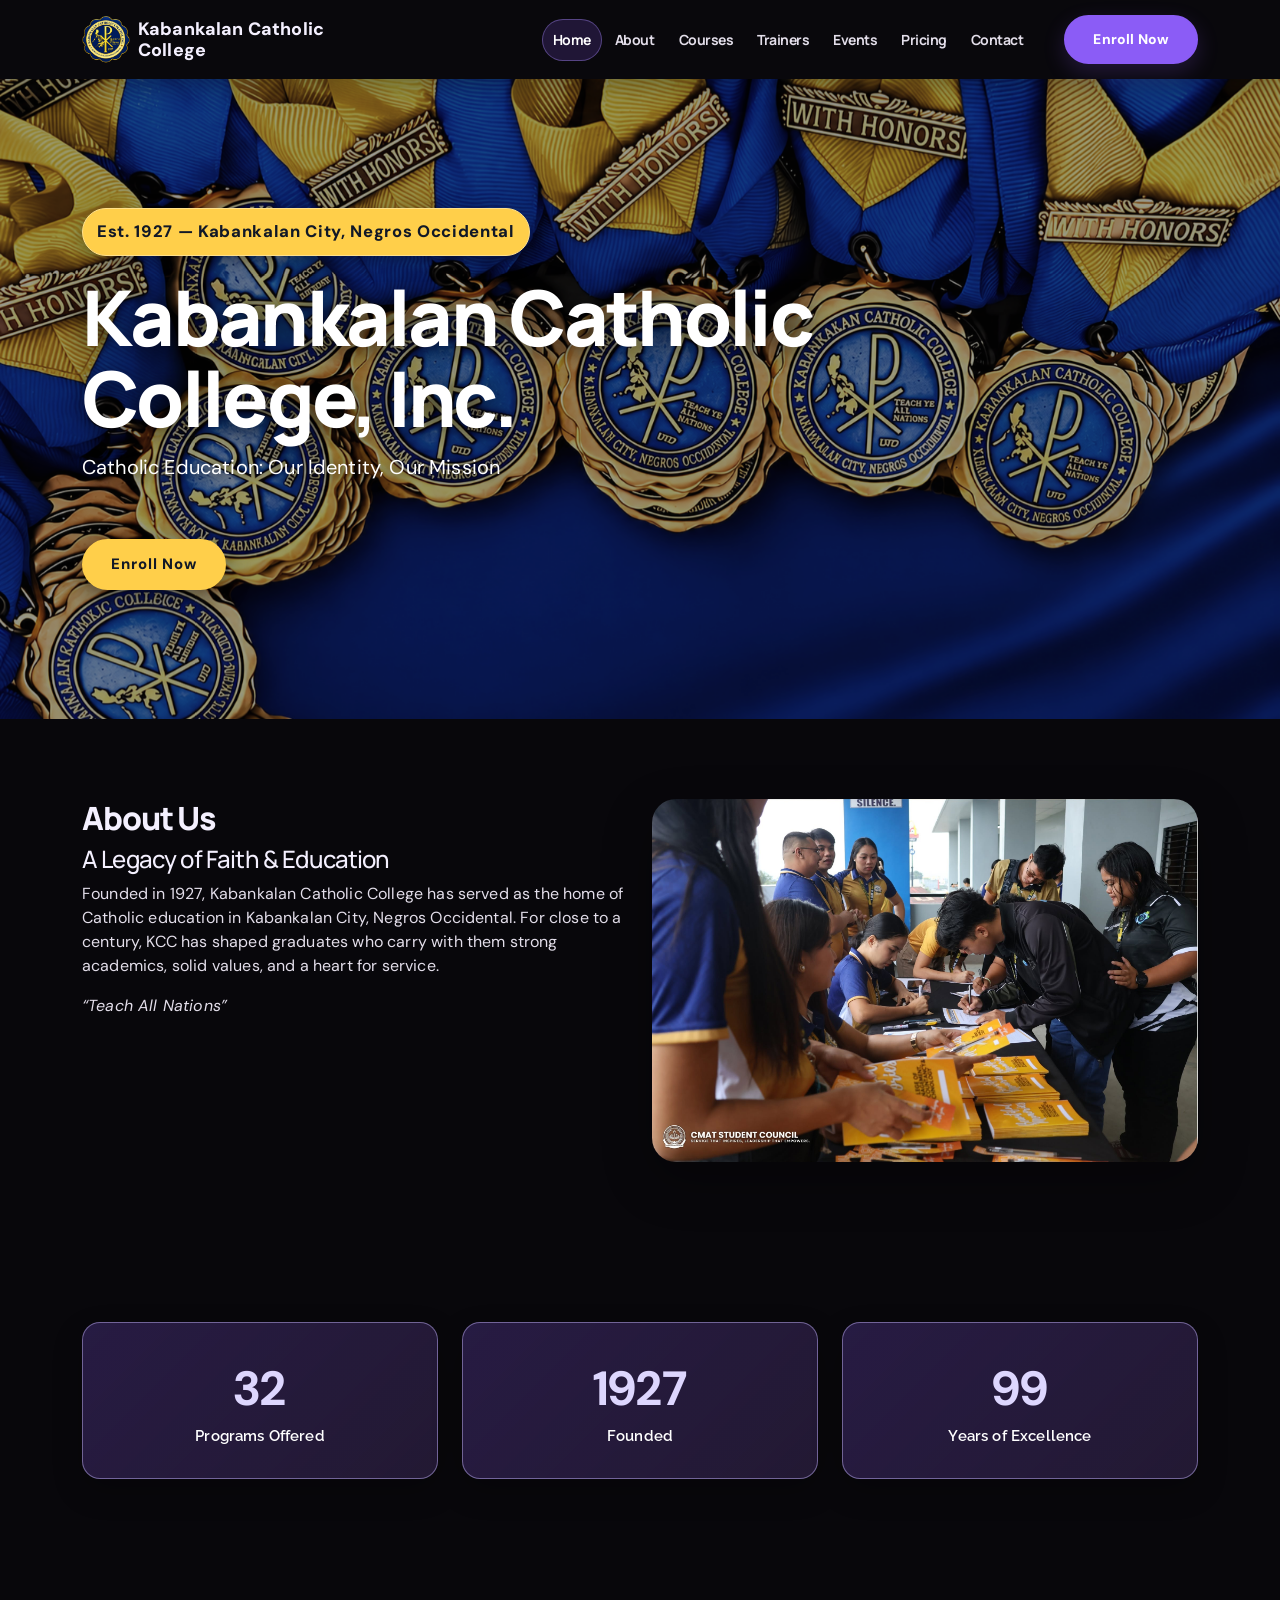
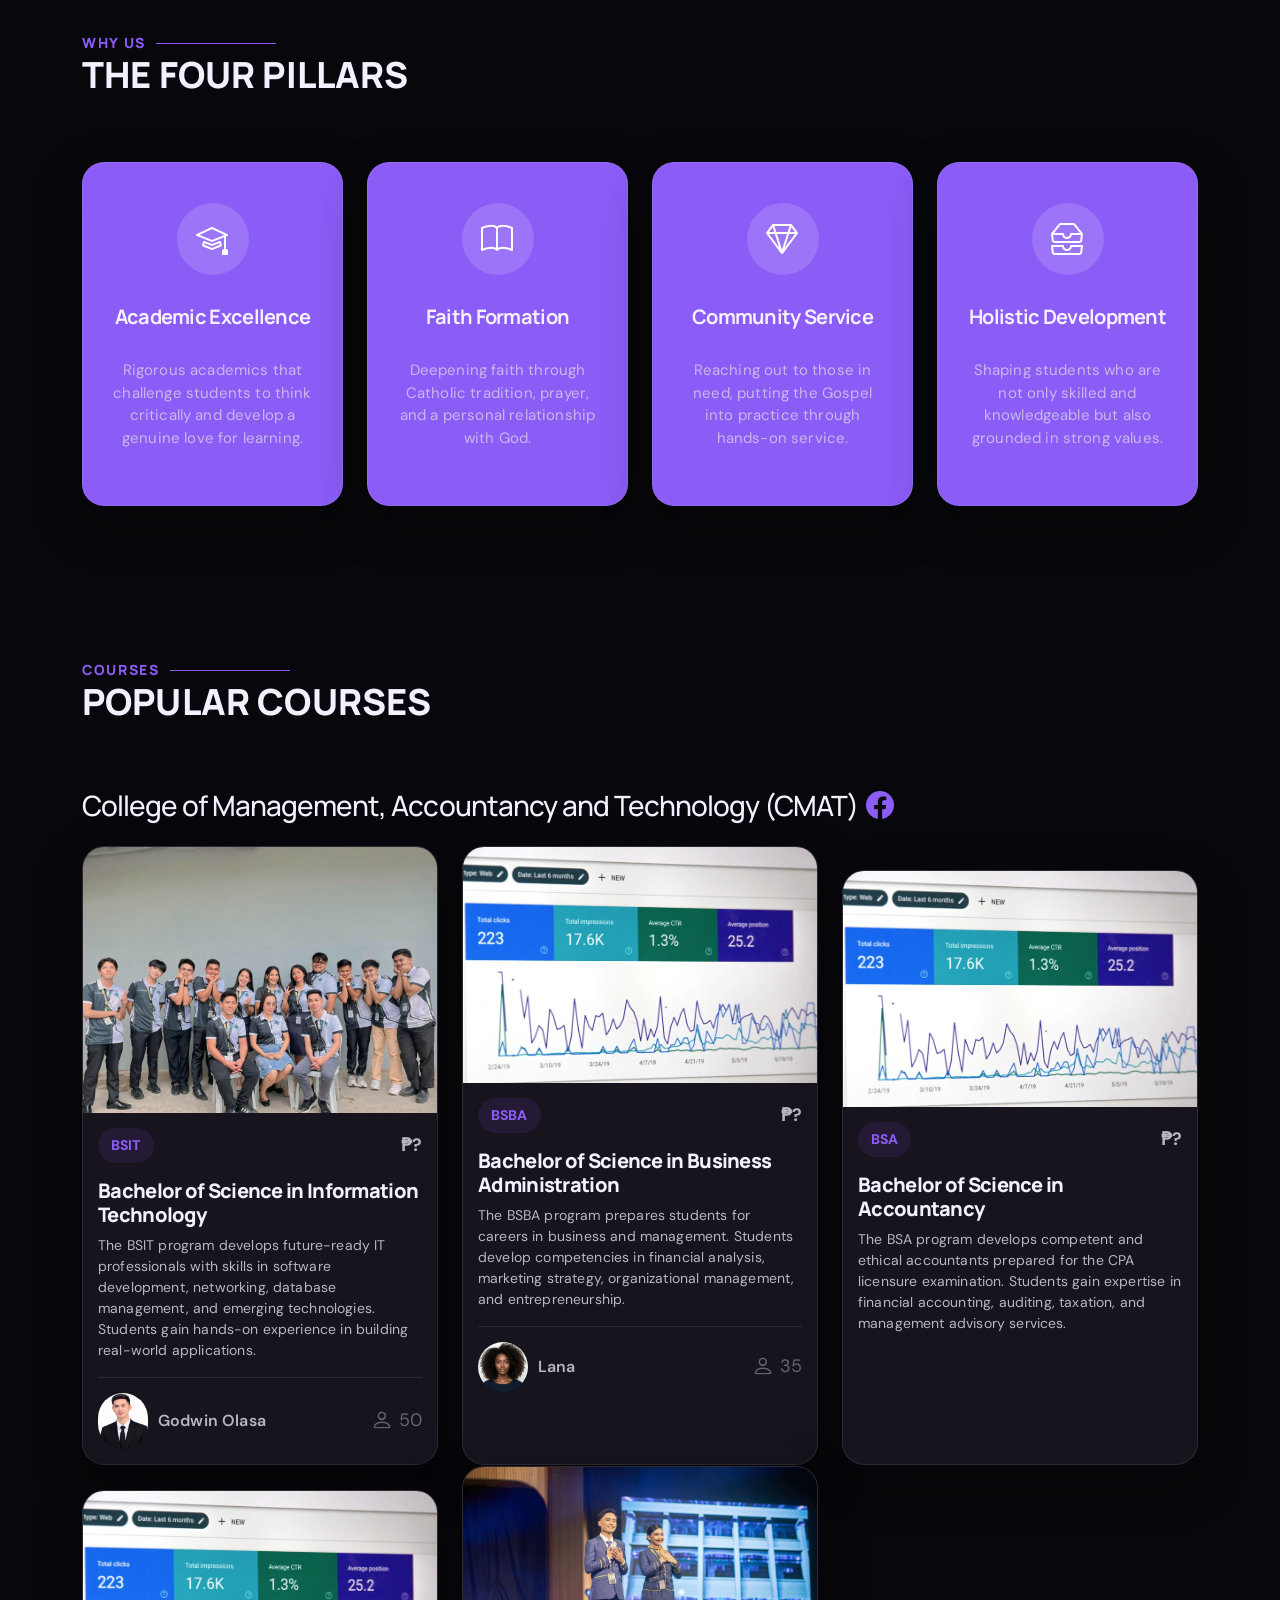
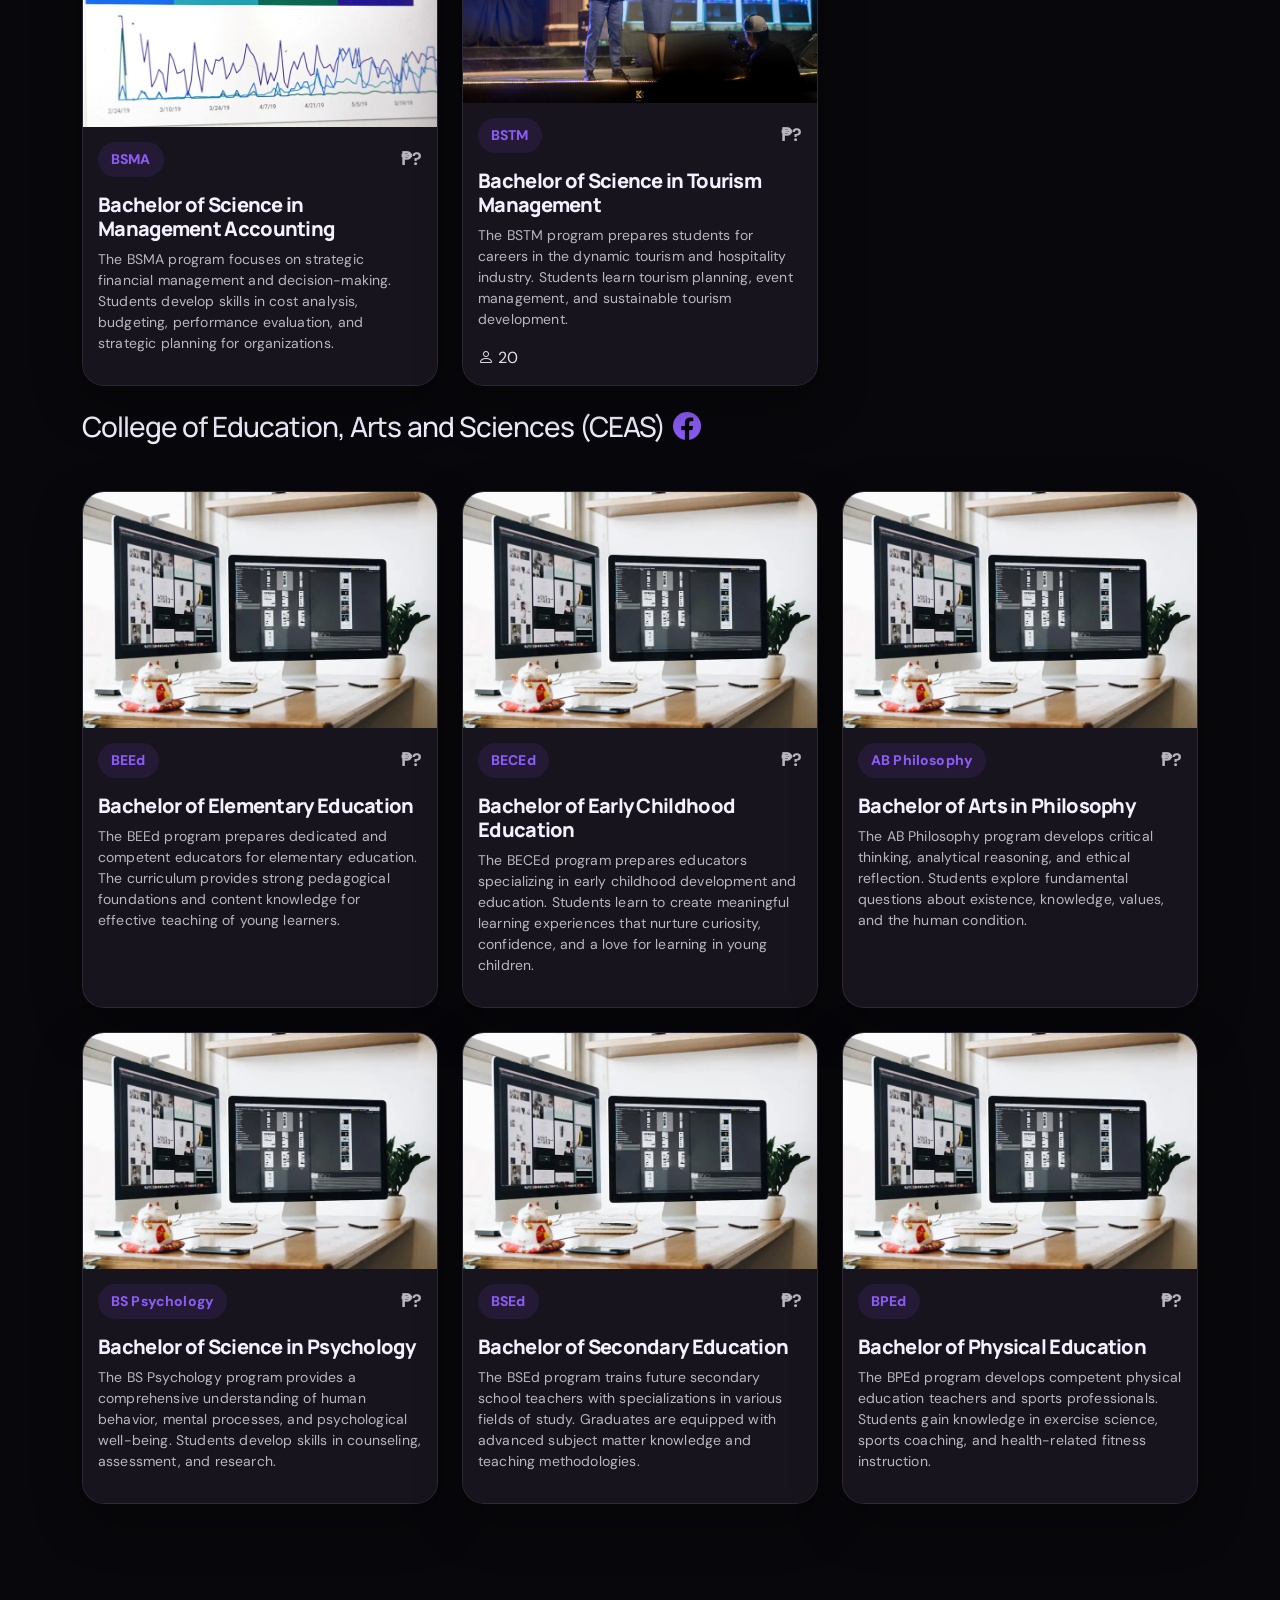
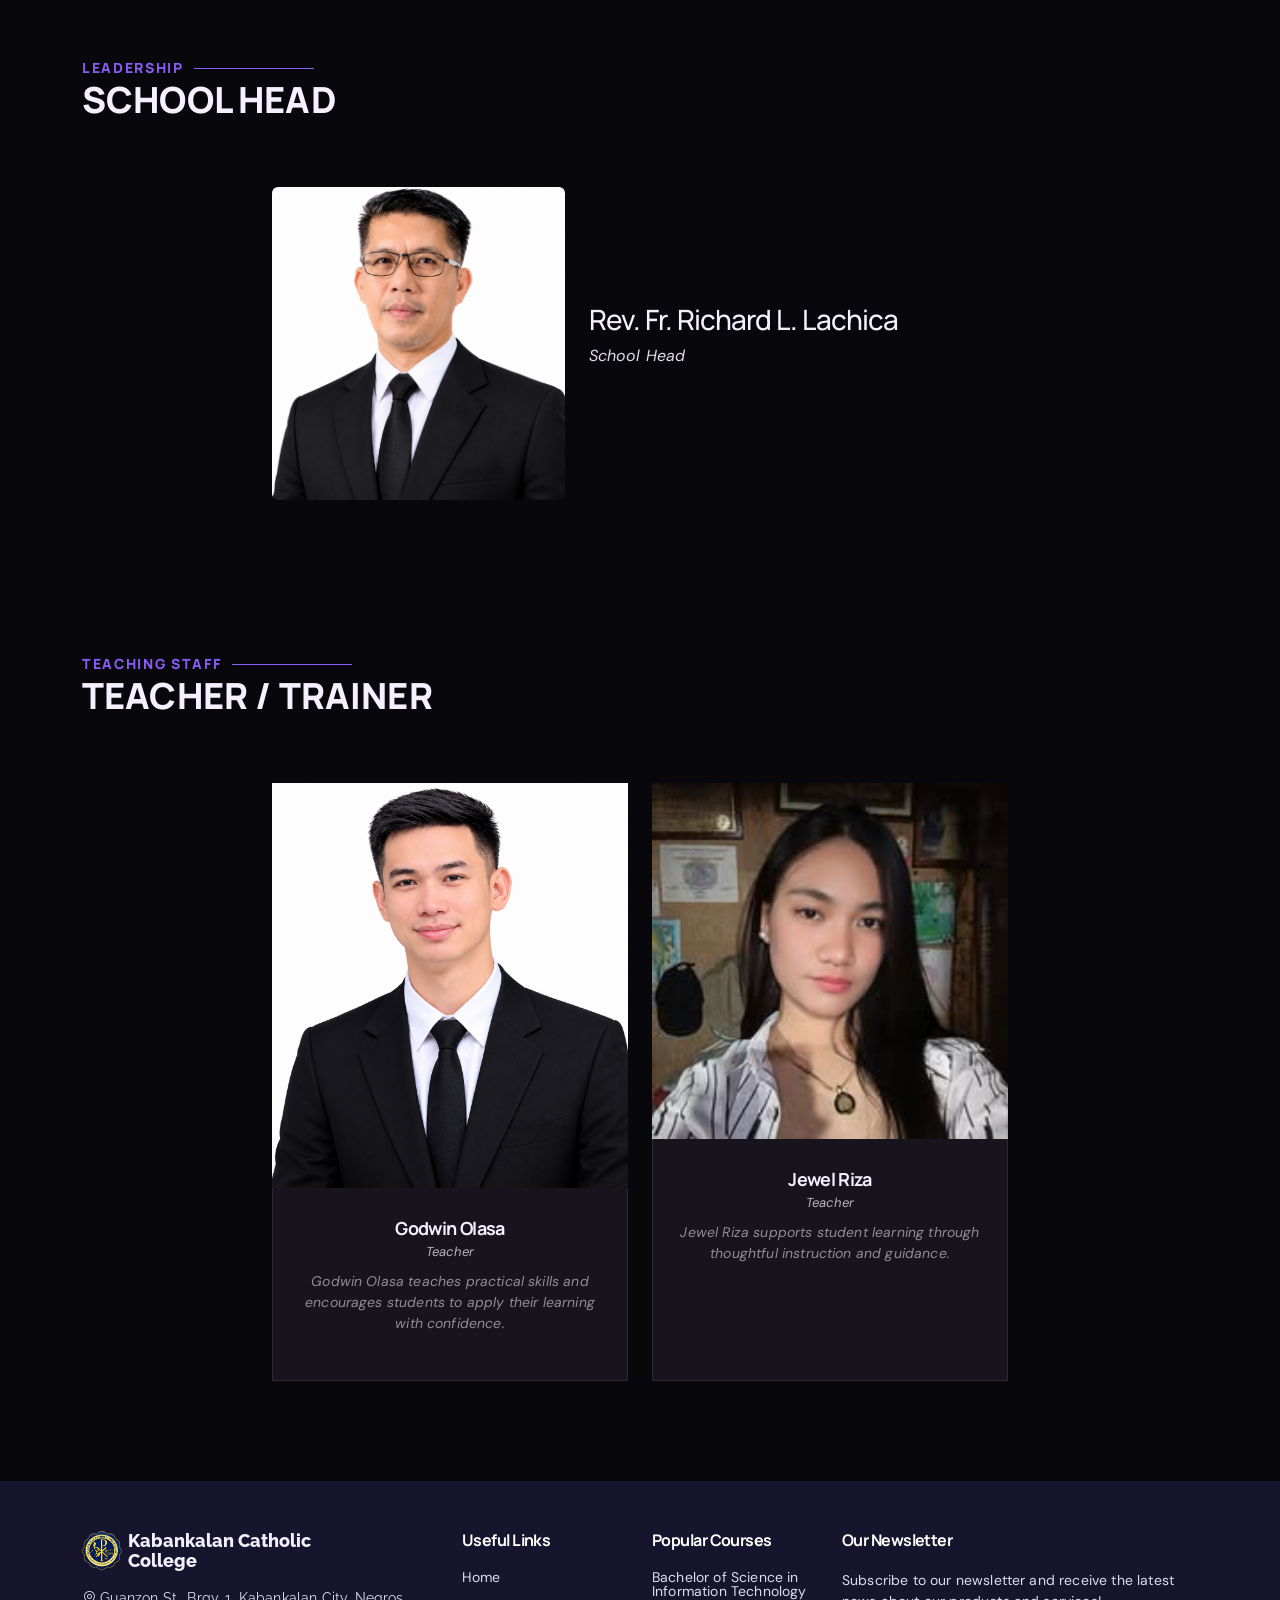
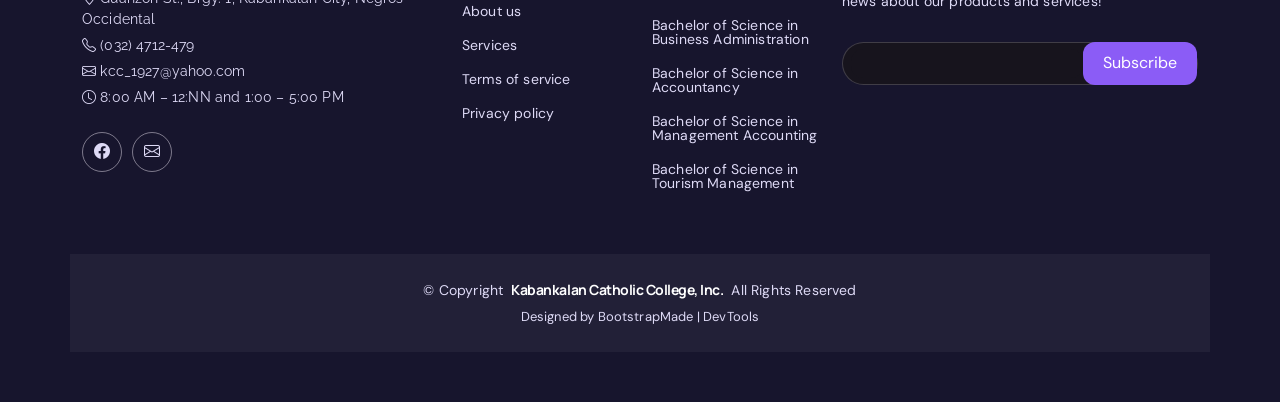
<file: index.html>
<!DOCTYPE html>
<html lang="en">

<head>
  <meta charset="utf-8">
  <meta content="width=device-width, initial-scale=1.0" name="viewport"> 
  <title>Kabankalan Catholic College, Inc.</title>
    
  <meta name="description" content="Kabankalan Catholic College, Inc. offers Catholic education in Kabankalan City, Negros Occidental.">
  <meta name="keywords" content="">

  <!-- Favicons -->
  <link href="assets/img/kcclogo1.png" rel="icon">
  <link href="assets/img/kcclogo1.png" rel="apple-touch-icon">

  <!-- Fonts -->
  <link href="https://fonts.googleapis.com" rel="preconnect">
  <link href="https://fonts.gstatic.com" rel="preconnect" crossorigin>
  <link href="https://fonts.googleapis.com/css2?family=Open+Sans:ital,wght@0,300;0,400;0,500;0,600;0,700;0,800;1,300;1,400;1,500;1,600;1,700;1,800&family=Poppins:ital,wght@0,100;0,200;0,300;0,400;0,500;0,600;0,700;0,800;0,900;1,100;1,200;1,300;1,400;1,500;1,600;1,700;1,800;1,900&family=Raleway:ital,wght@0,100;0,200;0,300;0,400;0,500;0,600;0,700;0,800;0,900;1,100;1,200;1,300;1,400;1,500;1,600;1,700;1,800;1,900&display=swap" rel="stylesheet">

  <!-- Vendor CSS Files -->
  <link href="assets/vendor/bootstrap/css/bootstrap.min.css" rel="stylesheet">
  <link href="assets/vendor/bootstrap-icons/bootstrap-icons.css" rel="stylesheet">
  <link href="assets/vendor/aos/aos.css" rel="stylesheet">
  <link href="assets/vendor/glightbox/css/glightbox.min.css" rel="stylesheet">
  <link href="assets/vendor/swiper/swiper-bundle.min.css" rel="stylesheet">

  <!-- Main CSS File -->
  <link href="assets/css/main.css" rel="stylesheet">
  <link href="assets/css/brightpath-theme.css" rel="stylesheet">
</head>


<body class="index-page">

  <header id="header" class="header d-flex align-items-center sticky-top">
    <div class="container-fluid container-xl position-relative d-flex align-items-center">

      <a href="index.html" class="logo d-flex align-items-center me-auto">
        <img src="assets/img/kcclogo1.png" alt="KCC logo">
        <span class="college-name">Kabankalan Catholic College</span>
      </a>

      <nav id="navmenu" class="navmenu">
        <ul>
          <li><a href="index.html" class="active">Home</a></li>
          <li><a href="about.html">About</a></li>
          <li><a href="courses.html">Courses</a></li>
          <li><a href="trainers.html">Trainers</a></li>
          <li><a href="events.html">Events</a></li>
          <li><a href="pricing.html">Pricing</a></li>
          <li><a href="contact.html">Contact</a></li>
        </ul>
        <button type="button" class="mobile-nav-toggle d-xl-none bi bi-list" aria-label="Open site navigation"></button>
      </nav>

      <a class="btn-getstarted" href="courses.html">Enroll Now</a>

    </div>
  </header>

  <main class="main">

    <!-- Hero Section -->
    <section id="hero" class="hero section dark-background">

      <img src="assets/img/kcchome2.png" alt="" data-aos="fade-in">

      <div class="container">
        <p class="hero-establishment" data-aos="fade-up" data-aos-delay="50">Est. 1927 — Kabankalan City, Negros Occidental</p>
        <h2 data-aos="fade-up" data-aos-delay="100">Kabankalan Catholic College, Inc.</h2>
        <p data-aos="fade-up" data-aos-delay="200">Catholic Education: Our Identity, Our Mission</p>
        <div class="d-flex mt-4" data-aos="fade-up" data-aos-delay="300">
          <a href="courses.html" class="btn-get-started">Enroll Now</a>
        </div>
      </div>

    </section><!-- /Hero Section -->

    <!-- About Section -->
    <section id="about" class="about section">

      <div class="container">

        <div class="row gy-4">

          <div class="col-lg-6 order-1 order-lg-2" data-aos="fade-up" data-aos-delay="100">
            <img src="assets/img/about.jpg" class="img-fluid" alt="">
          </div>

          <div class="col-lg-6 order-2 order-lg-1 content" data-aos="fade-up" data-aos-delay="200">
            <h3>About Us</h3>
            <h4>A Legacy of Faith &amp; Education</h4>
            <p>Founded in 1927, Kabankalan Catholic College has served as the home of Catholic education in Kabankalan City, Negros Occidental. For close to a century, KCC has shaped graduates who carry with them strong academics, solid values, and a heart for service.</p>
            <p class="fst-italic">“Teach All Nations”</p>
          </div>

        </div>

      </div>

    </section><!-- /About Section -->

    <!-- Counts Section -->
    <section id="counts" class="section counts light-background">

      <div class="container" data-aos="fade-up" data-aos-delay="100">

        <div class="row gy-4">

          <div class="col-lg-4 col-md-6">
            <div class="stats-item text-center w-100 h-100">
              <span data-purecounter-start="0" data-purecounter-end="32" data-purecounter-duration="1" class="purecounter"></span>
              <p>Programs Offered</p>
            </div>
          </div><!-- End Stats Item -->

          <div class="col-lg-4 col-md-6">
            <div class="stats-item text-center w-100 h-100">
              <span data-purecounter-start="0" data-purecounter-end="1927" data-purecounter-duration="1" class="purecounter"></span>
              <p>Founded</p>
            </div>
          </div><!-- End Stats Item -->

          <div class="col-lg-4 col-md-6">
            <div class="stats-item text-center w-100 h-100">
              <span data-purecounter-start="0" data-purecounter-end="99" data-purecounter-duration="1" class="purecounter"></span>
              <p>Years of Excellence</p>
            </div>
          </div><!-- End Stats Item -->

        </div>

      </div>

    </section><!-- /Counts Section -->

    <!-- Why Us Section -->
    <section id="why-us" class="section why-us">

      <div class="container section-title" data-aos="fade-up">
        <h2>Why Us</h2>
        <p>The Four Pillars</p>
      </div>

      <div class="container">

        <div class="row gy-4">

          <div class="col-lg-3 col-md-6" data-aos="fade-up" data-aos-delay="100">
            <div class="icon-box d-flex flex-column justify-content-center align-items-center">
              <i class="bi bi-mortarboard"></i>
              <h4>Academic Excellence</h4>
              <p>Rigorous academics that challenge students to think critically and develop a genuine love for learning.</p>
            </div>
          </div><!-- End Icon Box -->

          <div class="col-lg-3 col-md-6" data-aos="fade-up" data-aos-delay="200">
            <div class="icon-box d-flex flex-column justify-content-center align-items-center">
              <i class="bi bi-book"></i>
              <h4>Faith Formation</h4>
              <p>Deepening faith through Catholic tradition, prayer, and a personal relationship with God.</p>
            </div>
          </div><!-- End Icon Box -->

          <div class="col-lg-3 col-md-6" data-aos="fade-up" data-aos-delay="300">
            <div class="icon-box d-flex flex-column justify-content-center align-items-center">
              <i class="bi bi-gem"></i>
              <h4>Community Service</h4>
              <p>Reaching out to those in need, putting the Gospel into practice through hands-on service.</p>
            </div>
          </div><!-- End Icon Box -->

          <div class="col-lg-3 col-md-6" data-aos="fade-up" data-aos-delay="400">
            <div class="icon-box d-flex flex-column justify-content-center align-items-center">
              <i class="bi bi-inboxes"></i>
              <h4>Holistic Development</h4>
              <p>Shaping students who are not only skilled and knowledgeable but also grounded in strong values.</p>
            </div>
          </div><!-- End Icon Box -->

        </div>

      </div>

    </section><!-- /Why Us Section -->

    <!-- Courses Section -->
    <section id="courses" class="courses section">

      <!-- Section Title -->
      <div class="container section-title" data-aos="fade-up">
        <h2>Courses</h2>
        <p>Popular Courses</p>
      </div><!-- End Section Title -->

      <div class="container">

        <div class="row">

          <div class="col-12">
            <h3 class="d-flex align-items-center gap-2 mb-4">College of Management, Accountancy and Technology (CMAT) <a href="https://www.facebook.com/kcccmatcouncil" target="_blank" rel="noopener noreferrer" aria-label="CMAT Facebook page"><i class="bi bi-facebook" aria-hidden="true"></i></a></h3>
          </div>

          <div class="col-lg-4 col-md-6 d-flex align-items-stretch" data-aos="zoom-in" data-aos-delay="100">
            <div class="course-item">
              <div class="course-image-wrap">
                <img src="assets/img/course/BSIT.jpg" class="img-fluid" alt="Bachelor of Science in Information Technology">
                <a class="course-facebook-overlay" href="https://www.facebook.com/profile.php?id=61556054114112" target="_blank" rel="noopener noreferrer" aria-label="BSIT Facebook page"><i class="bi bi-facebook" aria-hidden="true"></i></a>
              </div>
              <div class="course-content">
                <div class="d-flex justify-content-between align-items-center mb-3">
                  <p class="category mb-0">BSIT</p>
                  <p class="price">₱?</p>
                </div>

                <h3><a href="course-details.html">Bachelor of Science in Information Technology</a></h3>
                <p class="description">The BSIT program develops future-ready IT professionals with skills in software development, networking, database management, and emerging technologies. Students gain hands-on experience in building real-world applications.</p>
                <div class="trainer d-flex justify-content-between align-items-center">
                  <div class="trainer-profile d-flex align-items-center">
                    <a href="trainers.html#godwin-olasa" aria-label="View Godwin Olasa on the Trainers page"><img src="assets/img/trainers/godwin2.png" class="img-fluid" alt="Godwin Olasa"></a>
                    <a href="trainers.html#godwin-olasa" class="trainer-link">Godwin Olasa</a>
                  </div>
                  <div class="trainer-rank d-flex align-items-center">
                    <i class="bi bi-person user-icon"></i>&nbsp;50
                  </div>
                </div>
              </div>
            </div>
          </div> <!-- End Course Item-->

          <div class="col-lg-4 col-md-6 d-flex align-items-stretch mt-4 mt-md-0" data-aos="zoom-in" data-aos-delay="200">
            <div class="course-item">
              <img src="assets/img/course/course-2.webp" class="img-fluid" alt="...">
              <div class="course-content">
                <div class="d-flex justify-content-between align-items-center mb-3">
                  <p class="category">BSBA</p>
                  <p class="price">₱?</p>
                </div>

                <h3><a href="course-details.html">Bachelor of Science in Business Administration</a></h3>
                <p class="description">The BSBA program prepares students for careers in business and management. Students develop competencies in financial analysis, marketing strategy, organizational management, and entrepreneurship.</p>
                <div class="trainer d-flex justify-content-between align-items-center">
                  <div class="trainer-profile d-flex align-items-center">
                    <a href="#teacher-trainer" aria-label="View teachers in the Teacher and Trainer section"><img src="assets/img/person/person-f-14.webp" class="img-fluid" alt="Lana"></a>
                    <a href="#teacher-trainer" class="trainer-link">Lana</a>
                  </div>
                  <div class="trainer-rank d-flex align-items-center">
                    <i class="bi bi-person user-icon"></i>&nbsp;35
                  </div>
                </div>
              </div>
            </div>
          </div> <!-- End Course Item-->

          <div class="col-lg-4 col-md-6 d-flex align-items-stretch mt-4" data-aos="zoom-in" data-aos-delay="250">
            <div class="course-item">
              <img src="assets/img/course/course-2.webp" class="img-fluid" alt="Financial data shown in a chart">
              <div class="course-content">
                <div class="d-flex justify-content-between align-items-center mb-3">
                  <p class="category">BSA</p>
                  <p class="price">₱?</p>
                </div>
                <h3><a href="course-details.html">Bachelor of Science in Accountancy</a></h3>
                <p class="description">The BSA program develops competent and ethical accountants prepared for the CPA licensure examination. Students gain expertise in financial accounting, auditing, taxation, and management advisory services.</p>
              </div>
            </div>
          </div>

          <div class="col-lg-4 col-md-6 d-flex align-items-stretch mt-4" data-aos="zoom-in" data-aos-delay="275">
            <div class="course-item">
              <img src="assets/img/course/course-2.webp" class="img-fluid" alt="Financial data shown in a chart">
              <div class="course-content">
                <div class="d-flex justify-content-between align-items-center mb-3">
                  <p class="category">BSMA</p>
                  <p class="price">₱?</p>
                </div>
                <h3><a href="course-details.html">Bachelor of Science in Management Accounting</a></h3>
                <p class="description">The BSMA program focuses on strategic financial management and decision-making. Students develop skills in cost analysis, budgeting, performance evaluation, and strategic planning for organizations.</p>
              </div>
            </div>
          </div>

          <div class="col-lg-4 col-md-6 d-flex align-items-stretch mt-4 mt-lg-0" data-aos="zoom-in" data-aos-delay="300">
            <div class="course-item">
              <div class="course-image-wrap">
                <img src="assets/img/course/tourism.jpg" class="img-fluid" alt="Bachelor of Science in Tourism Management">
                <a class="course-facebook-overlay" href="https://www.facebook.com/tmskccofficialpage" target="_blank" rel="noopener noreferrer" aria-label="BSTM Facebook page"><i class="bi bi-facebook" aria-hidden="true"></i></a>
              </div>
              <div class="course-content">
                <div class="d-flex justify-content-between align-items-center mb-3">
                  <p class="category mb-0">BSTM</p>
                  <p class="price">₱?</p>
                </div>

                <h3><a href="course-details.html">Bachelor of Science in Tourism Management</a></h3>
                <p class="description">The BSTM program prepares students for careers in the dynamic tourism and hospitality industry. Students learn tourism planning, event management, and sustainable tourism development.</p>
                <div class="trainer-rank d-flex align-items-center">
                  <i class="bi bi-person user-icon"></i>&nbsp;20
                </div>
              </div>
            </div>
          </div> <!-- End Course Item-->

          <div class="col-12 mt-4">
            <h3 class="d-flex align-items-center gap-2 mb-4">College of Education, Arts and Sciences (CEAS) <a href="https://www.facebook.com/profile.php?id=100083130441140" target="_blank" rel="noopener noreferrer" aria-label="CEAS Facebook page"><i class="bi bi-facebook" aria-hidden="true"></i></a></h3>
          </div>

          <div class="col-lg-4 col-md-6 d-flex align-items-stretch mt-4" data-aos="zoom-in" data-aos-delay="100">
            <div class="course-item">
              <img src="assets/img/course/course-1.webp" class="img-fluid" alt="Computer workstation in a learning environment">
              <div class="course-content">
                <div class="d-flex justify-content-between align-items-center mb-3">
                  <p class="category">BEEd</p>
                  <p class="price">₱?</p>
                </div>
                <h3><a href="course-details.html">Bachelor of Elementary Education</a></h3>
                <p class="description">The BEEd program prepares dedicated and competent educators for elementary education. The curriculum provides strong pedagogical foundations and content knowledge for effective teaching of young learners.</p>
              </div>
            </div>
          </div>

          <div class="col-lg-4 col-md-6 d-flex align-items-stretch mt-4" data-aos="zoom-in" data-aos-delay="150">
            <div class="course-item">
              <img src="assets/img/course/course-1.webp" class="img-fluid" alt="Computer workstation in a learning environment">
              <div class="course-content">
                <div class="d-flex justify-content-between align-items-center mb-3">
                  <p class="category">BECEd</p>
                  <p class="price">₱?</p>
                </div>
                <h3><a href="course-details.html">Bachelor of Early Childhood Education</a></h3>
                <p class="description">The BECEd program prepares educators specializing in early childhood development and education. Students learn to create meaningful learning experiences that nurture curiosity, confidence, and a love for learning in young children.</p>
              </div>
            </div>
          </div>

          <div class="col-lg-4 col-md-6 d-flex align-items-stretch mt-4" data-aos="zoom-in" data-aos-delay="200">
            <div class="course-item">
              <img src="assets/img/course/course-1.webp" class="img-fluid" alt="Computer workstation in a learning environment">
              <div class="course-content">
                <div class="d-flex justify-content-between align-items-center mb-3">
                  <p class="category">AB Philosophy</p>
                  <p class="price">₱?</p>
                </div>
                <h3><a href="course-details.html">Bachelor of Arts in Philosophy</a></h3>
                <p class="description">The AB Philosophy program develops critical thinking, analytical reasoning, and ethical reflection. Students explore fundamental questions about existence, knowledge, values, and the human condition.</p>
              </div>
            </div>
          </div>

          <div class="col-lg-4 col-md-6 d-flex align-items-stretch mt-4" data-aos="zoom-in" data-aos-delay="200">
            <div class="course-item">
              <img src="assets/img/course/course-1.webp" class="img-fluid" alt="Computer workstation in a learning environment">
              <div class="course-content">
                <div class="d-flex justify-content-between align-items-center mb-3">
                  <p class="category">BS Psychology</p>
                  <p class="price">₱?</p>
                </div>
                <h3><a href="course-details.html">Bachelor of Science in Psychology</a></h3>
                <p class="description">The BS Psychology program provides a comprehensive understanding of human behavior, mental processes, and psychological well-being. Students develop skills in counseling, assessment, and research.</p>
              </div>
            </div>
          </div>

          <div class="col-lg-4 col-md-6 d-flex align-items-stretch mt-4" data-aos="zoom-in" data-aos-delay="200">
            <div class="course-item">
              <img src="assets/img/course/course-1.webp" class="img-fluid" alt="Computer workstation in a learning environment">
              <div class="course-content">
                <div class="d-flex justify-content-between align-items-center mb-3">
                  <p class="category">BSEd</p>
                  <p class="price">₱?</p>
                </div>
                <h3><a href="course-details.html">Bachelor of Secondary Education</a></h3>
                <p class="description">The BSEd program trains future secondary school teachers with specializations in various fields of study. Graduates are equipped with advanced subject matter knowledge and teaching methodologies.</p>
              </div>
            </div>
          </div>

          <div class="col-lg-4 col-md-6 d-flex align-items-stretch mt-4" data-aos="zoom-in" data-aos-delay="300">
            <div class="course-item">
              <img src="assets/img/course/course-1.webp" class="img-fluid" alt="Computer workstation in a learning environment">
              <div class="course-content">
                <div class="d-flex justify-content-between align-items-center mb-3">
                  <p class="category">BPEd</p>
                  <p class="price">₱?</p>
                </div>
                <h3><a href="course-details.html">Bachelor of Physical Education</a></h3>
                <p class="description">The BPEd program develops competent physical education teachers and sports professionals. Students gain knowledge in exercise science, sports coaching, and health-related fitness instruction.</p>
              </div>
            </div>
          </div>

        </div>

      </div>

    </section><!-- /Courses Section -->

    <!-- School Head Section -->
    <section id="school-head" class="section">

      <div class="container section-title" data-aos="fade-up">
        <h2>Leadership</h2>
        <p>School Head</p>
      </div>

      <div class="container">
        <div class="row justify-content-center" data-aos="fade-up" data-aos-delay="100">
          <div class="col-lg-8">
            <div class="row align-items-center gy-4">
              <div class="col-md-5">
                <img src="assets/img/person/headdd.png" class="img-fluid rounded" alt="School Head">
              </div>
              <div class="col-md-7">
                <h3>Rev. Fr. Richard L. Lachica</h3>
                <p class="fst-italic">School Head</p>
              </div>
            </div>
          </div>
        </div>
      </div>

    </section><!-- /School Head Section -->

    <!-- Teacher / Trainer Section -->
    <section id="teacher-trainer" class="section light-background trainers-index">

      <div class="container section-title" data-aos="fade-up">
        <h2>Teaching Staff</h2>
        <p>Teacher / Trainer</p>
      </div>

      <div class="container">
        <div class="row gy-4 justify-content-center">
          <div class="col-lg-4 col-md-6 d-flex" data-aos="fade-up" data-aos-delay="100">
            <div class="member">
              <div class="member-img">
                <img src="assets/img/trainers/godwin2.png" class="img-fluid" alt="Godwin Olasa">
                <div class="social">
                  <a href="https://www.facebook.com/GA.olasa" target="_blank" rel="noopener noreferrer" aria-label="Visit Godwin Olasa on Facebook"><i class="bi bi-facebook"></i></a>
                </div>
              </div>
              <div class="member-content">
                <h4>Godwin Olasa</h4>
                <span>Teacher</span>
                <p>Godwin Olasa teaches practical skills and encourages students to apply their learning with confidence.</p>
              </div>
            </div>
          </div>

          <div class="col-lg-4 col-md-6 d-flex" data-aos="fade-up" data-aos-delay="200">
            <div class="member">
              <div class="member-img">
                <img src="assets/img/trainers/profff jew.jpg" class="img-fluid" alt="Jewel Riza">
                <div class="social">
                  <a href="https://www.facebook.com/silenxe123001" target="_blank" rel="noopener noreferrer" aria-label="Visit Jewel Riza on Facebook"><i class="bi bi-facebook"></i></a>
                </div>
              </div>
              <div class="member-content">
                <h4>Jewel Riza</h4>
                <span>Teacher</span>
                <p>Jewel Riza supports student learning through thoughtful instruction and guidance.</p>
              </div>
            </div>
          </div>
        </div>
      </div>

    </section><!-- /Teacher / Trainer Section -->

  </main>

  <footer id="footer" class="footer position-relative light-background">

    <div class="container footer-top">
      <div class="row gy-4">
        <div class="col-lg-4 col-md-6 footer-about">
          <a href="index.html" class="logo d-flex align-items-center">
            <img src="assets/img/kcclogo1.png" alt="">
            <span class="college-name">Kabankalan Catholic College</span>
          </a>
          <div class="footer-contact pt-3">
            <p><i class="bi bi-geo-alt"></i> Guanzon St., Brgy. 1, Kabankalan City, Negros Occidental</p>
            <p><i class="bi bi-telephone"></i> (032) 4712-479</p>
            <p><i class="bi bi-envelope"></i> <a href="mailto:kcc_1927@yahoo.com">kcc_1927@yahoo.com</a></p>
            <p><i class="bi bi-clock"></i> 8:00 AM – 12:NN and 1:00 – 5:00 PM</p>
          </div>
          <div class="social-links d-flex mt-4">
            <a href="https://www.facebook.com/KCCInc1927" target="_blank" rel="noopener noreferrer" aria-label="Kabankalan Catholic College on Facebook"><i class="bi bi-facebook"></i></a>
            <a href="mailto:kcc_1927@yahoo.com" aria-label="Email Kabankalan Catholic College"><i class="bi bi-envelope"></i></a>
          </div>
        </div>

        <div class="col-lg-2 col-md-3 footer-links">
          <h4>Useful Links</h4>
          <ul>
            <li><a href="#">Home</a></li>
            <li><a href="#">About us</a></li>
            <li><a href="#">Services</a></li>
            <li><a href="#">Terms of service</a></li>
            <li><a href="#">Privacy policy</a></li>
          </ul>
        </div>

        <div class="col-lg-2 col-md-3 footer-links">
          <h4>Popular Courses</h4>
          <ul>
            <li><a href="courses.html">Bachelor of Science in Information Technology</a></li>
            <li><a href="courses.html">Bachelor of Science in Business Administration</a></li>
            <li><a href="courses.html">Bachelor of Science in Accountancy</a></li>
            <li><a href="courses.html">Bachelor of Science in Management Accounting</a></li>
            <li><a href="courses.html">Bachelor of Science in Tourism Management</a></li>
          </ul>
        </div>

        <div class="col-lg-4 col-md-12 footer-newsletter">
          <h4>Our Newsletter</h4>
          <p>Subscribe to our newsletter and receive the latest news about our products and services!</p>
          <form action="#" method="post" class="email-form">
            <div class="newsletter-form"><input type="email" name="email"><input type="submit" value="Subscribe"></div>
            <div class="loading">Loading</div>
            <div class="error-message"></div>
            <div class="sent-message">Your subscription request has been sent. Thank you!</div>
          </form>
        </div>

      </div>
    </div>

    <div class="container copyright text-center mt-4">
      <p>© <span>Copyright</span> <strong class="px-1 sitename">Kabankalan Catholic College, Inc.</strong> <span>All Rights Reserved</span></p>
      <div class="credits">
        <!-- All the links in the footer should remain intact. -->
        <!-- You can delete the links only if you've purchased the pro version. -->
        <!-- Licensing information: https://bootstrapmade.com/license/ -->
        Designed by <a href="https://bootstrapmade.com/">BootstrapMade</a> | <a href="https://bootstrapmade.com/tools/">DevTools</a>
      </div>
    </div>

  </footer>

  <!-- Scroll Top -->
  <a href="#" id="scroll-top" class="scroll-top d-flex align-items-center justify-content-center"><i class="bi bi-arrow-up-short"></i></a>

  <!-- Preloader -->
  <div id="preloader"></div>

  <!-- Vendor JS Files -->
  <script src="assets/vendor/bootstrap/js/bootstrap.bundle.min.js"></script>
  <script src="assets/vendor/aos/aos.js"></script>
  <script src="assets/vendor/glightbox/js/glightbox.min.js"></script>
  <script src="assets/vendor/purecounter/purecounter_vanilla.js"></script>
  <script src="assets/vendor/swiper/swiper-bundle.min.js"></script>

  <!-- Main JS File -->
  <script src="assets/js/main.js"></script>

</body>

</html>
</file>
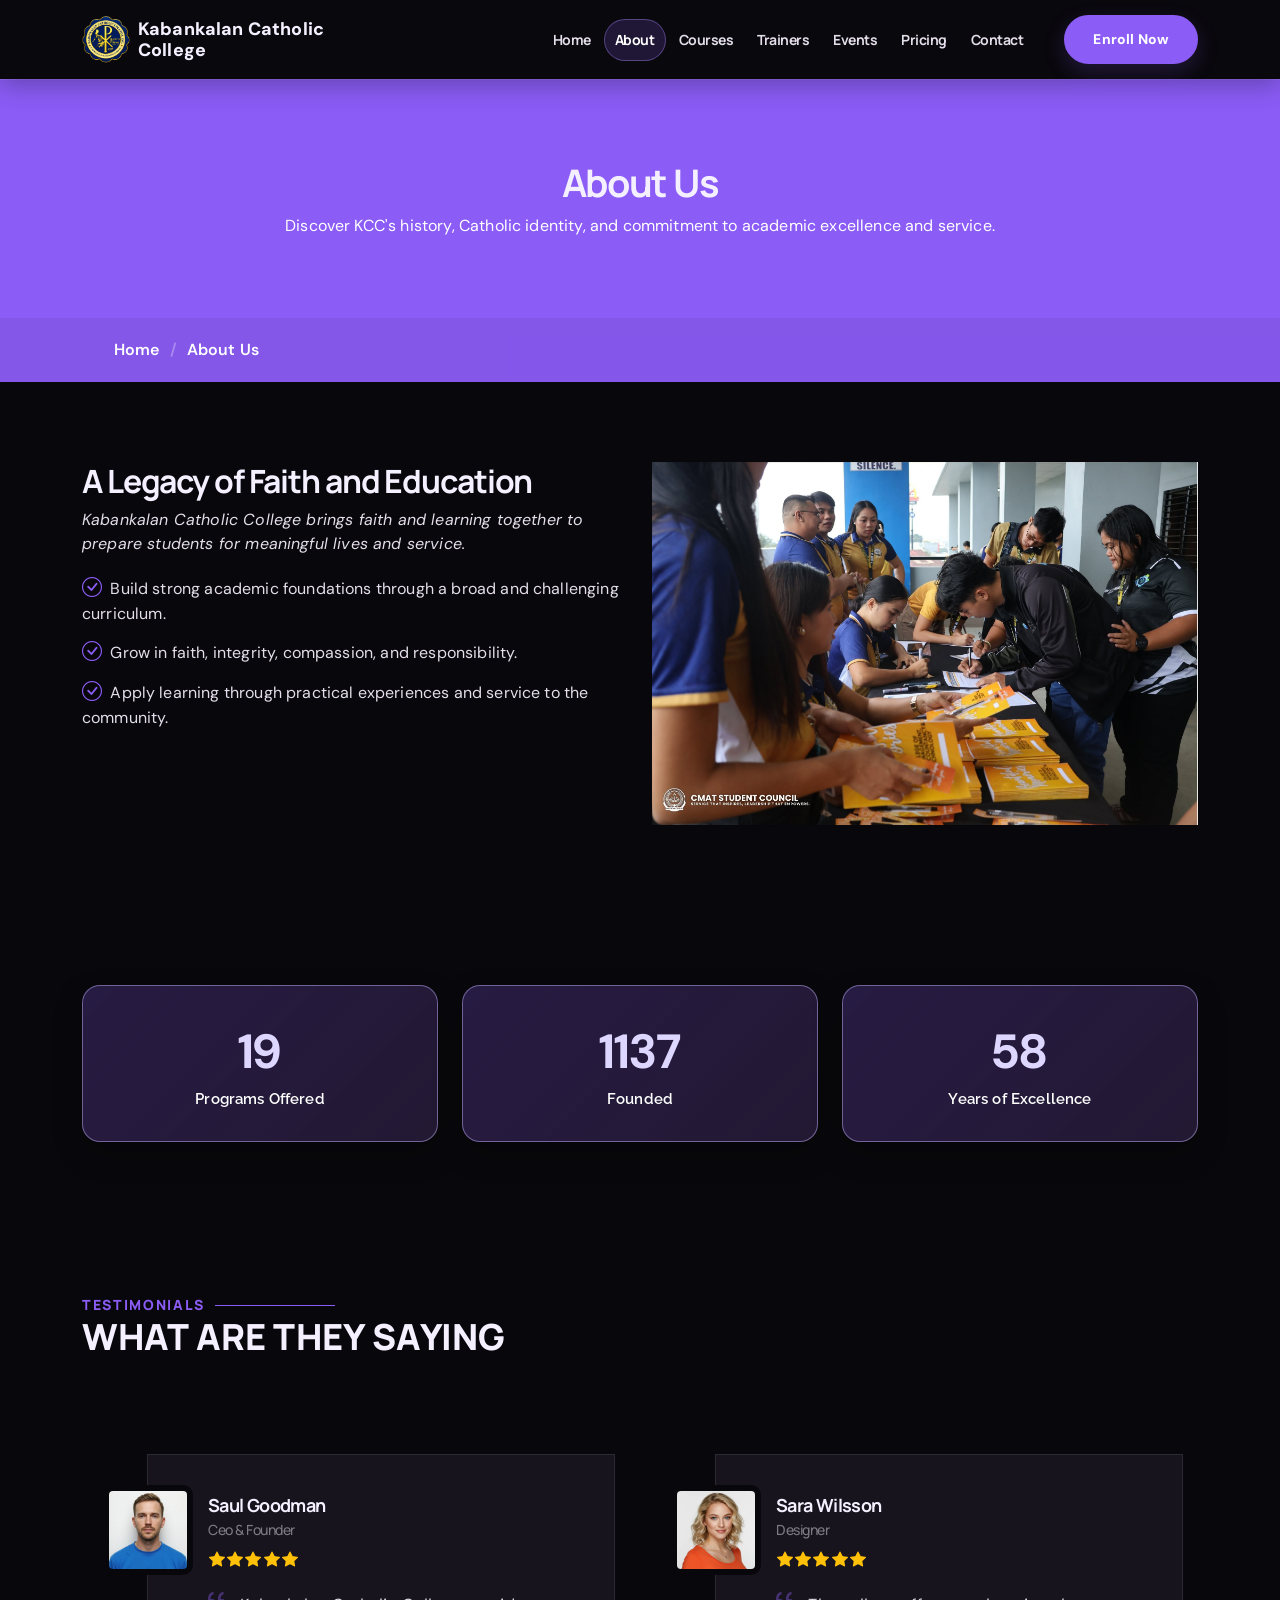
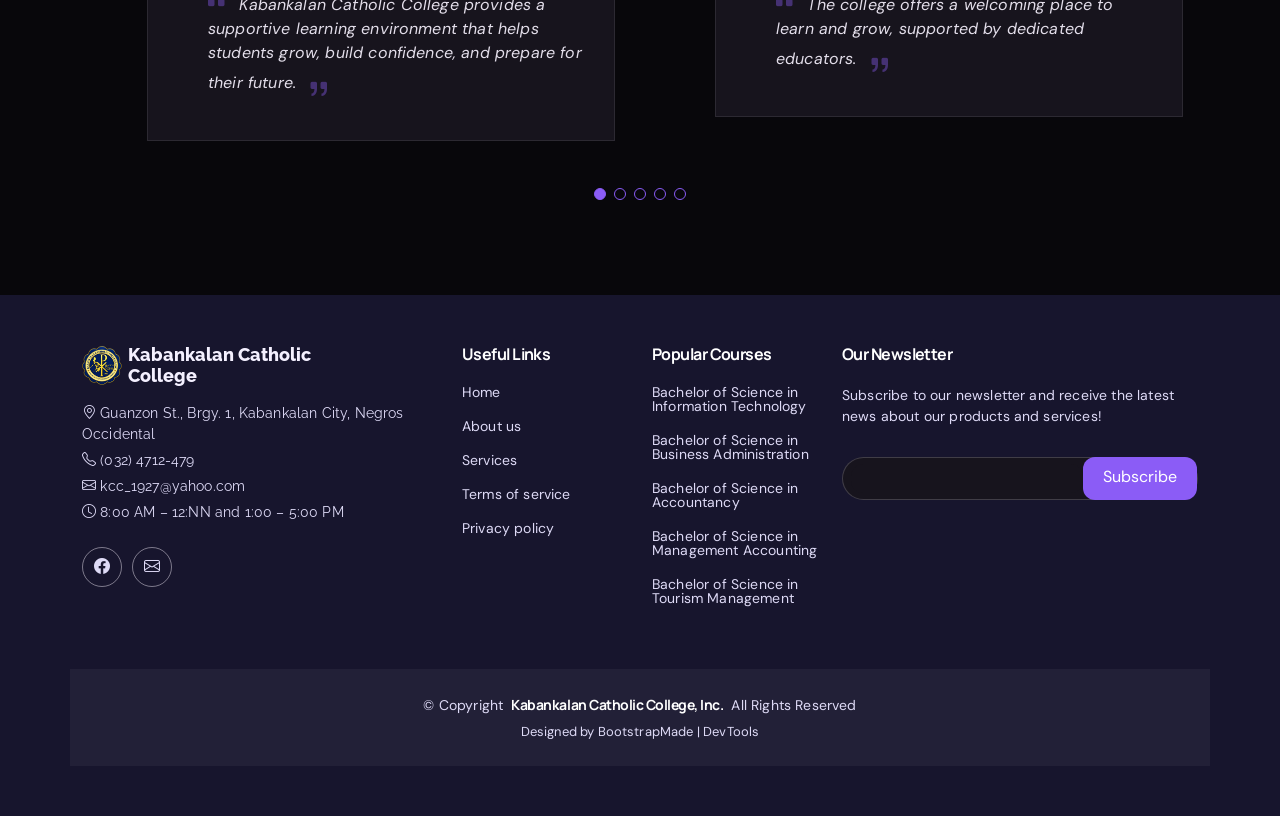
<file: about.html>
<!DOCTYPE html>
<html lang="en">

<head>
  <meta charset="utf-8">
  <meta content="width=device-width, initial-scale=1.0" name="viewport"> 
  <title>About-Kabankalan Catholic College, Inc.</title>
    
  <meta name="description" content="Kabankalan Catholic College, Inc. offers Catholic education in Kabankalan City, Negros Occidental.">
  <meta name="keywords" content="">

  <!-- Favicons -->
  <link href="assets/img/kcclogo1.png" rel="icon">
  <link href="assets/img/kcclogo1.png" rel="apple-touch-icon">

  <!-- Fonts -->
  <link href="https://fonts.googleapis.com" rel="preconnect">
  <link href="https://fonts.gstatic.com" rel="preconnect" crossorigin>
  <link href="https://fonts.googleapis.com/css2?family=Open+Sans:ital,wght@0,300;0,400;0,500;0,600;0,700;0,800;1,300;1,400;1,500;1,600;1,700;1,800&family=Poppins:ital,wght@0,100;0,200;0,300;0,400;0,500;0,600;0,700;0,800;0,900;1,100;1,200;1,300;1,400;1,500;1,600;1,700;1,800;1,900&family=Raleway:ital,wght@0,100;0,200;0,300;0,400;0,500;0,600;0,700;0,800;0,900;1,100;1,200;1,300;1,400;1,500;1,600;1,700;1,800;1,900&display=swap" rel="stylesheet">

  <!-- Vendor CSS Files -->
  <link href="assets/vendor/bootstrap/css/bootstrap.min.css" rel="stylesheet">
  <link href="assets/vendor/bootstrap-icons/bootstrap-icons.css" rel="stylesheet">
  <link href="assets/vendor/aos/aos.css" rel="stylesheet">
  <link href="assets/vendor/glightbox/css/glightbox.min.css" rel="stylesheet">
  <link href="assets/vendor/swiper/swiper-bundle.min.css" rel="stylesheet">

  <!-- Main CSS File -->
  <link href="assets/css/main.css" rel="stylesheet">
  <link href="assets/css/brightpath-theme.css" rel="stylesheet">
</head>

<body class="about-page">

  <header id="header" class="header d-flex align-items-center sticky-top">
    <div class="container-fluid container-xl position-relative d-flex align-items-center">

      <a href="index.html" class="logo d-flex align-items-center me-auto">
        <img src="assets/img/kcclogo1.png" alt="KCC logo">
        <span class="college-name">Kabankalan Catholic College</span>
      </a>

      <nav id="navmenu" class="navmenu">
        <ul>
          <li><a href="index.html">Home</a></li>
          <li><a href="about.html" class="active">About</a></li>
          <li><a href="courses.html">Courses</a></li>
          <li><a href="trainers.html">Trainers</a></li>
          <li><a href="events.html">Events</a></li>
          <li><a href="pricing.html">Pricing</a></li>
          <li><a href="contact.html">Contact</a></li>
        </ul>
        <button type="button" class="mobile-nav-toggle d-xl-none bi bi-list" aria-label="Open site navigation"></button>
      </nav>

      <a class="btn-getstarted" href="courses.html">Enroll Now</a>

    </div>
  </header>

  <main class="main">

    <!-- Page Title -->
    <div class="page-title" data-aos="fade">
      <div class="heading">
        <div class="container">
          <div class="row d-flex justify-content-center text-center">
            <div class="col-lg-8">
              <h1>About Us<br></h1>
              <p class="mb-0">Discover KCC's history, Catholic identity, and commitment to academic excellence and service.</p>
            </div>
          </div>
        </div>
      </div>
      <nav class="breadcrumbs">
        <div class="container">
          <ol>
            <li><a href="index.html">Home</a></li>
            <li class="current">About Us<br></li>
          </ol>
        </div>
      </nav>
    </div><!-- End Page Title -->

    <!-- About Us Section -->
    <section id="about-us" class="section about-us">

      <div class="container">

        <div class="row gy-4">

          <div class="col-lg-6 order-1 order-lg-2" data-aos="fade-up" data-aos-delay="100">
            <img src="assets/img/about.jpg" class="img-fluid" alt="">
          </div>

          <div class="col-lg-6 order-2 order-lg-1 content" data-aos="fade-up" data-aos-delay="200">
            <h3>A Legacy of Faith and Education</h3>
            <p class="fst-italic">
              Kabankalan Catholic College brings faith and learning together to prepare students for meaningful lives and service.
            </p>
            <ul>
              <li><i class="bi bi-check-circle"></i> <span>Build strong academic foundations through a broad and challenging curriculum.</span></li>
              <li><i class="bi bi-check-circle"></i> <span>Grow in faith, integrity, compassion, and responsibility.</span></li>
              <li><i class="bi bi-check-circle"></i> <span>Apply learning through practical experiences and service to the community.</span></li>
            </ul>
          </div>

        </div>

      </div>

    </section><!-- /About Us Section -->

    <!-- Counts Section -->
    <section id="counts" class="section counts light-background">

      <div class="container" data-aos="fade-up" data-aos-delay="100">

        <div class="row gy-4">

          <div class="col-lg-4 col-md-6">
            <div class="stats-item text-center w-100 h-100">
              <span data-purecounter-start="0" data-purecounter-end="32" data-purecounter-duration="1" class="purecounter"></span>
              <p>Programs Offered</p>
            </div>
          </div><!-- End Stats Item -->

          <div class="col-lg-4 col-md-6">
            <div class="stats-item text-center w-100 h-100">
              <span data-purecounter-start="0" data-purecounter-end="1927" data-purecounter-duration="1" class="purecounter"></span>
              <p>Founded</p>
            </div>
          </div><!-- End Stats Item -->

          <div class="col-lg-4 col-md-6">
            <div class="stats-item text-center w-100 h-100">
              <span data-purecounter-start="0" data-purecounter-end="99" data-purecounter-duration="1" class="purecounter"></span>
              <p>Years of Excellence</p>
            </div>
          </div><!-- End Stats Item -->

        </div>

      </div>

    </section><!-- /Counts Section -->

    <!-- Testimonials Section -->
    <section id="testimonials" class="testimonials section">

      <!-- Section Title -->
      <div class="container section-title" data-aos="fade-up">
        <h2>Testimonials</h2>
        <p>What are they saying</p>
      </div><!-- End Section Title -->

      <div class="container" data-aos="fade-up" data-aos-delay="100">

        <div class="swiper init-swiper">
          <script type="application/json" class="swiper-config">
            {
              "loop": true,
              "speed": 600,
              "autoplay": {
                "delay": 5000
              },
              "slidesPerView": "auto",
              "pagination": {
                "el": ".swiper-pagination",
                "type": "bullets",
                "clickable": true
              },
              "breakpoints": {
                "320": {
                  "slidesPerView": 1,
                  "spaceBetween": 40
                },
                "1200": {
                  "slidesPerView": 2,
                  "spaceBetween": 20
                }
              }
            }
          </script>
          <div class="swiper-wrapper">

            <div class="swiper-slide">
              <div class="testimonial-wrap">
                <div class="testimonial-item">
                  <img src="assets/img/person/person-m-9.webp" class="testimonial-img" alt="">
                  <h3>Saul Goodman</h3>
                  <h4>Ceo &amp; Founder</h4>
                  <div class="stars">
                    <i class="bi bi-star-fill"></i><i class="bi bi-star-fill"></i><i class="bi bi-star-fill"></i><i class="bi bi-star-fill"></i><i class="bi bi-star-fill"></i>
                  </div>
                  <p>
                    <i class="bi bi-quote quote-icon-left"></i>
                    <span>Kabankalan Catholic College provides a supportive learning environment that helps students grow, build confidence, and prepare for their future.</span>
                    <i class="bi bi-quote quote-icon-right"></i>
                  </p>
                </div>
              </div>
            </div><!-- End testimonial item -->

            <div class="swiper-slide">
              <div class="testimonial-wrap">
                <div class="testimonial-item">
                  <img src="assets/img/person/person-f-5.webp" class="testimonial-img" alt="">
                  <h3>Sara Wilsson</h3>
                  <h4>Designer</h4>
                  <div class="stars">
                    <i class="bi bi-star-fill"></i><i class="bi bi-star-fill"></i><i class="bi bi-star-fill"></i><i class="bi bi-star-fill"></i><i class="bi bi-star-fill"></i>
                  </div>
                  <p>
                    <i class="bi bi-quote quote-icon-left"></i>
                    <span>The college offers a welcoming place to learn and grow, supported by dedicated educators.</span>
                    <i class="bi bi-quote quote-icon-right"></i>
                  </p>
                </div>
              </div>
            </div><!-- End testimonial item -->

            <div class="swiper-slide">
              <div class="testimonial-wrap">
                <div class="testimonial-item">
                  <img src="assets/img/person/person-f-12.webp" class="testimonial-img" alt="">
                  <h3>Jena Karlis</h3>
                  <h4>Store Owner</h4>
                  <div class="stars">
                    <i class="bi bi-star-fill"></i><i class="bi bi-star-fill"></i><i class="bi bi-star-fill"></i><i class="bi bi-star-fill"></i><i class="bi bi-star-fill"></i>
                  </div>
                  <p>
                    <i class="bi bi-quote quote-icon-left"></i>
                    <span>My experience here has helped me build confidence, knowledge, and a strong sense of purpose.</span>
                    <i class="bi bi-quote quote-icon-right"></i>
                  </p>
                </div>
              </div>
            </div><!-- End testimonial item -->

            <div class="swiper-slide">
              <div class="testimonial-wrap">
                <div class="testimonial-item">
                  <img src="assets/img/person/person-m-12.webp" class="testimonial-img" alt="">
                  <h3>Matt Brandon</h3>
                  <h4>Freelancer</h4>
                  <div class="stars">
                    <i class="bi bi-star-fill"></i><i class="bi bi-star-fill"></i><i class="bi bi-star-fill"></i><i class="bi bi-star-fill"></i><i class="bi bi-star-fill"></i>
                  </div>
                  <p>
                    <i class="bi bi-quote quote-icon-left"></i>
                    <span>The lessons and guidance have prepared me to apply what I learn in everyday life.</span>
                    <i class="bi bi-quote quote-icon-right"></i>
                  </p>
                </div>
              </div>
            </div><!-- End testimonial item -->

            <div class="swiper-slide">
              <div class="testimonial-wrap">
                <div class="testimonial-item">
                  <img src="assets/img/person/person-m-13.webp" class="testimonial-img" alt="">
                  <h3>John Larson</h3>
                  <h4>Entrepreneur</h4>
                  <div class="stars">
                    <i class="bi bi-star-fill"></i><i class="bi bi-star-fill"></i><i class="bi bi-star-fill"></i><i class="bi bi-star-fill"></i><i class="bi bi-star-fill"></i>
                  </div>
                  <p>
                    <i class="bi bi-quote quote-icon-left"></i>
                    <span>The school community encourages students to work hard, serve others, and pursue their goals.</span>
                    <i class="bi bi-quote quote-icon-right"></i>
                  </p>
                </div>
              </div>
            </div><!-- End testimonial item -->

          </div>
          <div class="swiper-pagination"></div>
        </div>

      </div>

    </section><!-- /Testimonials Section -->

  </main>

  <footer id="footer" class="footer position-relative light-background">

    <div class="container footer-top">
      <div class="row gy-4">
        <div class="col-lg-4 col-md-6 footer-about">
          <a href="index.html" class="logo d-flex align-items-center">
            <img src="assets/img/kcclogo1.png" alt="">
            <span class="college-name">Kabankalan Catholic College</span>
          </a>
          <div class="footer-contact pt-3">
            <p><i class="bi bi-geo-alt"></i> Guanzon St., Brgy. 1, Kabankalan City, Negros Occidental</p>
            <p><i class="bi bi-telephone"></i> (032) 4712-479</p>
            <p><i class="bi bi-envelope"></i> <a href="mailto:kcc_1927@yahoo.com">kcc_1927@yahoo.com</a></p>
            <p><i class="bi bi-clock"></i> 8:00 AM – 12:NN and 1:00 – 5:00 PM</p>
          </div>
          <div class="social-links d-flex mt-4">
            <a href="https://www.facebook.com/KCCInc1927" target="_blank" rel="noopener noreferrer" aria-label="Kabankalan Catholic College on Facebook"><i class="bi bi-facebook"></i></a>
            <a href="mailto:kcc_1927@yahoo.com" aria-label="Email Kabankalan Catholic College"><i class="bi bi-envelope"></i></a>
          </div>
        </div>

        <div class="col-lg-2 col-md-3 footer-links">
          <h4>Useful Links</h4>
          <ul>
            <li><a href="#">Home</a></li>
            <li><a href="#">About us</a></li>
            <li><a href="#">Services</a></li>
            <li><a href="#">Terms of service</a></li>
            <li><a href="#">Privacy policy</a></li>
          </ul>
        </div>

        <div class="col-lg-2 col-md-3 footer-links">
          <h4>Popular Courses</h4>
          <ul>
            <li><a href="courses.html">Bachelor of Science in Information Technology</a></li>
            <li><a href="courses.html">Bachelor of Science in Business Administration</a></li>
            <li><a href="courses.html">Bachelor of Science in Accountancy</a></li>
            <li><a href="courses.html">Bachelor of Science in Management Accounting</a></li>
            <li><a href="courses.html">Bachelor of Science in Tourism Management</a></li>
          </ul>
        </div>

        <div class="col-lg-4 col-md-12 footer-newsletter">
          <h4>Our Newsletter</h4>
          <p>Subscribe to our newsletter and receive the latest news about our products and services!</p>
          <form action="#" method="post" class="email-form">
            <div class="newsletter-form"><input type="email" name="email"><input type="submit" value="Subscribe"></div>
            <div class="loading">Loading</div>
            <div class="error-message"></div>
            <div class="sent-message">Your subscription request has been sent. Thank you!</div>
          </form>
        </div>

      </div>
    </div>

    <div class="container copyright text-center mt-4">
      <p>© <span>Copyright</span> <strong class="px-1 sitename">Kabankalan Catholic College, Inc.</strong> <span>All Rights Reserved</span></p>
      <div class="credits">
        <!-- All the links in the footer should remain intact. -->
        <!-- You can delete the links only if you've purchased the pro version. -->
        <!-- Licensing information: https://bootstrapmade.com/license/ -->
        Designed by <a href="https://bootstrapmade.com/">BootstrapMade</a> | <a href="https://bootstrapmade.com/tools/">DevTools</a>
      </div>
    </div>

  </footer>

  <!-- Scroll Top -->
  <a href="#" id="scroll-top" class="scroll-top d-flex align-items-center justify-content-center"><i class="bi bi-arrow-up-short"></i></a>

  <!-- Preloader -->
  <div id="preloader"></div>

  <!-- Vendor JS Files -->
  <script src="assets/vendor/bootstrap/js/bootstrap.bundle.min.js"></script>
  <script src="assets/vendor/aos/aos.js"></script>
  <script src="assets/vendor/glightbox/js/glightbox.min.js"></script>
  <script src="assets/vendor/purecounter/purecounter_vanilla.js"></script>
  <script src="assets/vendor/swiper/swiper-bundle.min.js"></script>

  <!-- Main JS File -->
  <script src="assets/js/main.js"></script>

</body>

</html>
</file>
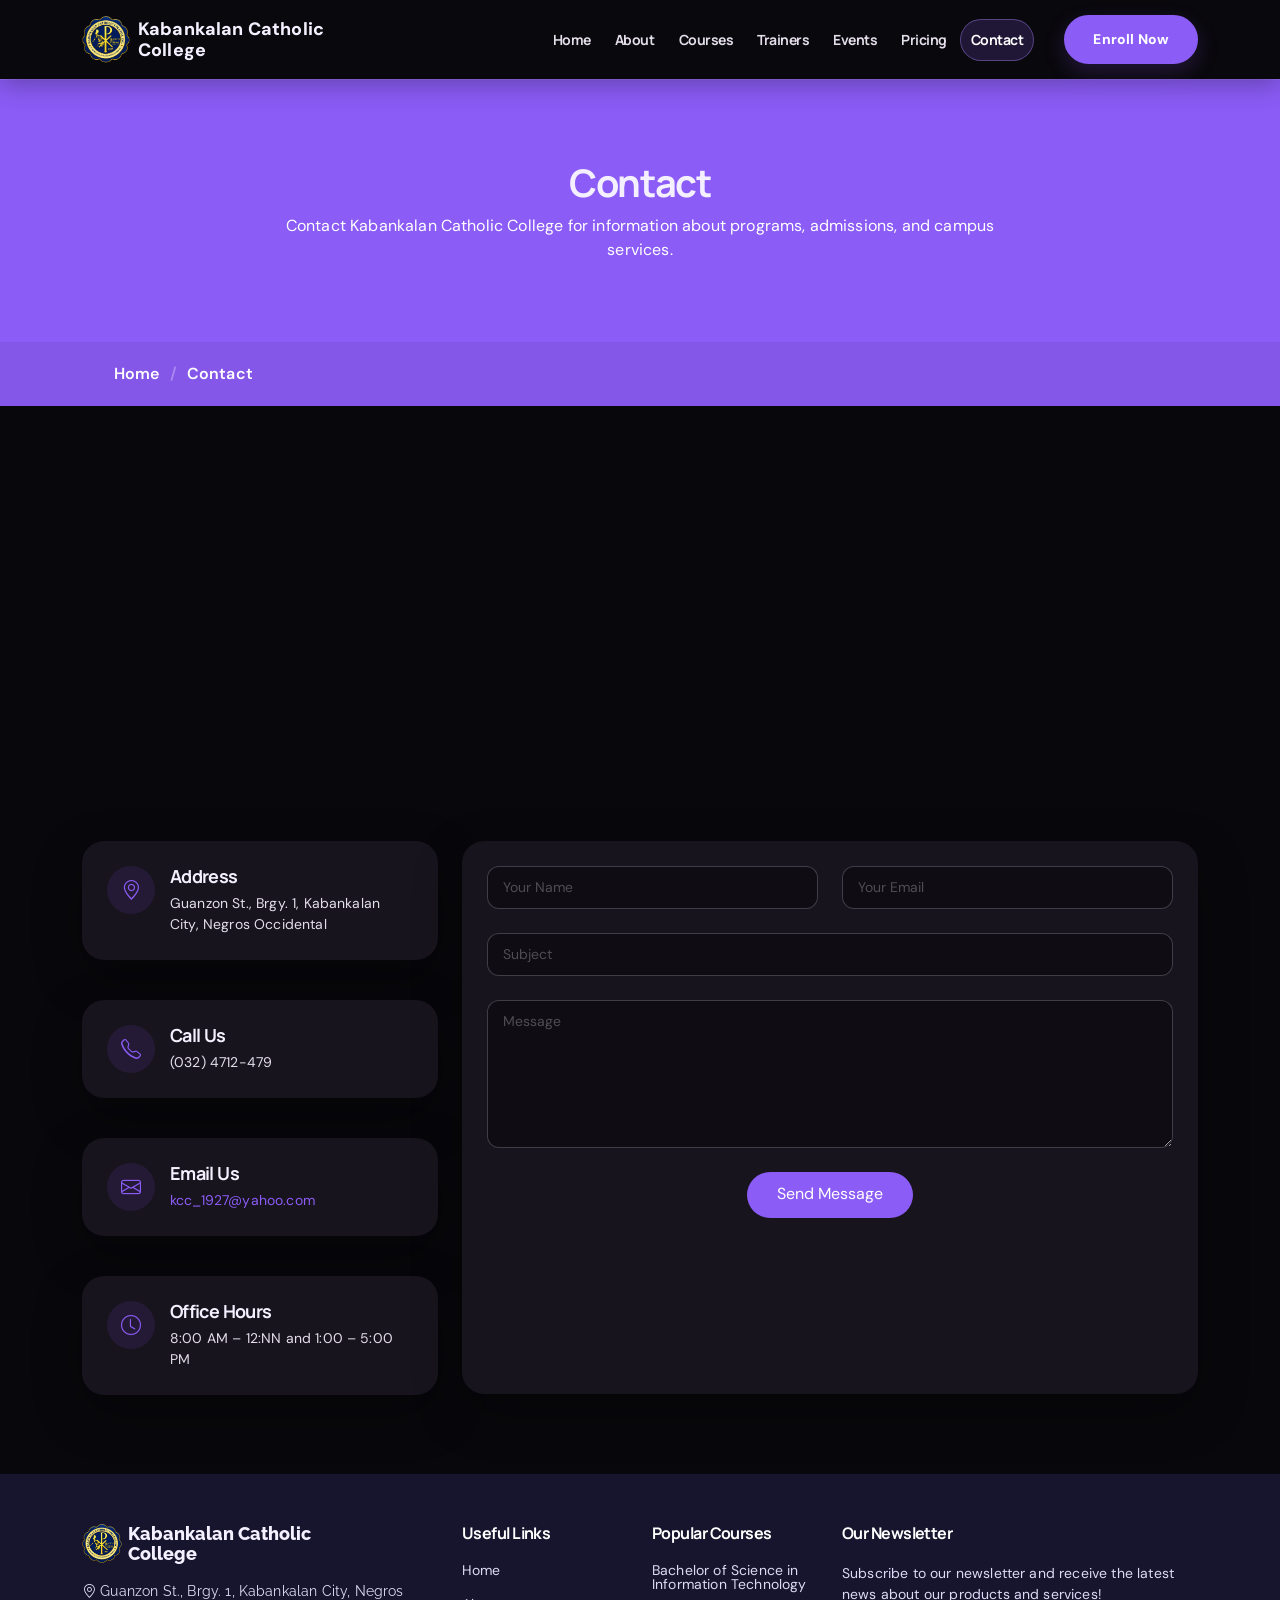
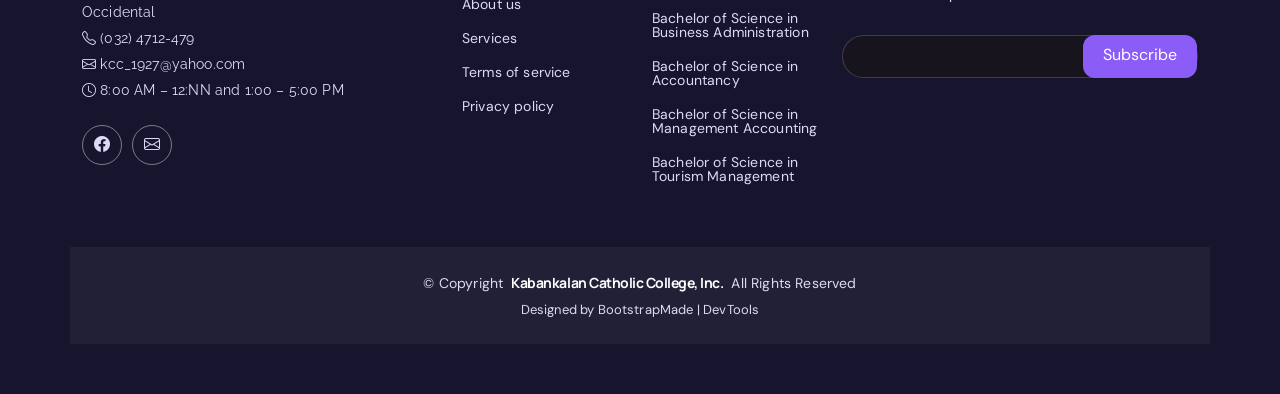
<file: contact.html>
<!DOCTYPE html>
<html lang="en">

<head>
  <meta charset="utf-8">
  <meta content="width=device-width, initial-scale=1.0" name="viewport"> 
  <title>Contact-Kabankalan Catholic College, Inc.</title>
    
  <meta name="description" content="Kabankalan Catholic College, Inc. offers Catholic education in Kabankalan City, Negros Occidental.">
  <meta name="keywords" content="">

  <!-- Favicons -->
  <link href="assets/img/kcclogo1.png" rel="icon">
  <link href="assets/img/kcclogo1.png" rel="apple-touch-icon">

  <!-- Fonts -->
  <link href="https://fonts.googleapis.com" rel="preconnect">
  <link href="https://fonts.gstatic.com" rel="preconnect" crossorigin>
  <link href="https://fonts.googleapis.com/css2?family=Open+Sans:ital,wght@0,300;0,400;0,500;0,600;0,700;0,800;1,300;1,400;1,500;1,600;1,700;1,800&family=Poppins:ital,wght@0,100;0,200;0,300;0,400;0,500;0,600;0,700;0,800;0,900;1,100;1,200;1,300;1,400;1,500;1,600;1,700;1,800;1,900&family=Raleway:ital,wght@0,100;0,200;0,300;0,400;0,500;0,600;0,700;0,800;0,900;1,100;1,200;1,300;1,400;1,500;1,600;1,700;1,800;1,900&display=swap" rel="stylesheet">

  <!-- Vendor CSS Files -->
  <link href="assets/vendor/bootstrap/css/bootstrap.min.css" rel="stylesheet">
  <link href="assets/vendor/bootstrap-icons/bootstrap-icons.css" rel="stylesheet">
  <link href="assets/vendor/aos/aos.css" rel="stylesheet">
  <link href="assets/vendor/glightbox/css/glightbox.min.css" rel="stylesheet">
  <link href="assets/vendor/swiper/swiper-bundle.min.css" rel="stylesheet">

  <!-- Main CSS File -->
  <link href="assets/css/main.css" rel="stylesheet">
  <link href="assets/css/brightpath-theme.css" rel="stylesheet">
</head>

<body class="contact-page">

  <header id="header" class="header d-flex align-items-center sticky-top">
    <div class="container-fluid container-xl position-relative d-flex align-items-center">

      <a href="index.html" class="logo d-flex align-items-center me-auto">
        <img src="assets/img/kcclogo1.png" alt="KCC logo">
        <span class="college-name">Kabankalan Catholic College</span>
      </a>

      <nav id="navmenu" class="navmenu">
        <ul>
          <li><a href="index.html">Home</a></li>
          <li><a href="about.html">About</a></li>
          <li><a href="courses.html">Courses</a></li>
          <li><a href="trainers.html">Trainers</a></li>
          <li><a href="events.html">Events</a></li>
          <li><a href="pricing.html">Pricing</a></li>
          <li><a href="contact.html" class="active">Contact</a></li>
        </ul>
        <button type="button" class="mobile-nav-toggle d-xl-none bi bi-list" aria-label="Open site navigation"></button>
      </nav>

      <a class="btn-getstarted" href="courses.html">Enroll Now</a>

    </div>
  </header>

  <main class="main">

    <!-- Page Title -->
    <div class="page-title" data-aos="fade">
      <div class="heading">
        <div class="container">
          <div class="row d-flex justify-content-center text-center">
            <div class="col-lg-8">
              <h1>Contact</h1>
              <p class="mb-0">Contact Kabankalan Catholic College for information about programs, admissions, and campus services.</p>
            </div>
          </div>
        </div>
      </div>
      <nav class="breadcrumbs">
        <div class="container">
          <ol>
            <li><a href="index.html">Home</a></li>
            <li class="current">Contact</li>
          </ol>
        </div>
      </nav>
    </div><!-- End Page Title -->

    <!-- Contact Section -->
    <section id="contact" class="contact section">

      <div class="mb-5" data-aos="fade-up" data-aos-delay="200">
        <iframe style="border:0; width: 100%; height: 300px;"
          src="https://maps.google.com/maps?q=Kabankalan%20Catholic%20College%2C%20Guanzon%20St.%2C%20Brgy.%201%2C%20Kabankalan%20City%2C%20Negros%20Occidental&output=embed"
          frameborder="0" allowfullscreen="" loading="lazy" referrerpolicy="no-referrer-when-downgrade"></iframe>
      </div><!-- End Google Maps -->

      <div class="container" data-aos="fade-up" data-aos-delay="100">

        <div class="row gy-4">

          <div class="col-lg-4">
            <div class="info-item d-flex" data-aos="fade-up" data-aos-delay="300">
              <i class="bi bi-geo-alt flex-shrink-0"></i>
              <div>
                <h3>Address</h3>
                <p>Guanzon St., Brgy. 1, Kabankalan City, Negros Occidental</p>
              </div>
            </div><!-- End Info Item -->

            <div class="info-item d-flex" data-aos="fade-up" data-aos-delay="400">
              <i class="bi bi-telephone flex-shrink-0"></i>
              <div>
                <h3>Call Us</h3>
                <p>(032) 4712-479</p>
              </div>
            </div><!-- End Info Item -->

            <div class="info-item d-flex" data-aos="fade-up" data-aos-delay="500">
              <i class="bi bi-envelope flex-shrink-0"></i>
              <div>
                <h3>Email Us</h3>
                <p><a href="mailto:kcc_1927@yahoo.com">kcc_1927@yahoo.com</a></p>
              </div>
            </div><!-- End Info Item -->

            <div class="info-item d-flex" data-aos="fade-up" data-aos-delay="600">
              <i class="bi bi-clock flex-shrink-0"></i>
              <div>
                <h3>Office Hours</h3>
                <p>8:00 AM – 12:NN and 1:00 – 5:00 PM</p>
              </div>
            </div><!-- End Info Item -->

          </div>

          <div class="col-lg-8">
            <form action="#" method="post" class="email-form" data-aos="fade-up" data-aos-delay="200">
              <div class="row gy-4">

                <div class="col-md-6">
                  <input type="text" name="name" class="form-control" placeholder="Your Name" required="">
                </div>

                <div class="col-md-6 ">
                  <input type="email" class="form-control" name="email" placeholder="Your Email" required="">
                </div>

                <div class="col-md-12">
                  <input type="text" class="form-control" name="subject" placeholder="Subject" required="">
                </div>

                <div class="col-md-12">
                  <textarea class="form-control" name="message" rows="6" placeholder="Message" required=""></textarea>
                </div>

                <div class="col-md-12 text-center">
                  <div class="loading">Loading</div>
                  <div class="error-message"></div>
                  <div class="sent-message">Your message has been sent. Thank you!</div>

                  <button type="submit">Send Message</button>
                </div>

              </div>
            </form>
          </div><!-- End Contact Form -->

        </div>

      </div>

    </section><!-- /Contact Section -->

  </main>

  <footer id="footer" class="footer position-relative light-background">

    <div class="container footer-top">
      <div class="row gy-4">
        <div class="col-lg-4 col-md-6 footer-about">
          <a href="index.html" class="logo d-flex align-items-center">
            <img src="assets/img/kcclogo1.png" alt="">
            <span class="college-name">Kabankalan Catholic College</span>
          </a>
          <div class="footer-contact pt-3">
            <p><i class="bi bi-geo-alt"></i> Guanzon St., Brgy. 1, Kabankalan City, Negros Occidental</p>
            <p><i class="bi bi-telephone"></i> (032) 4712-479</p>
            <p><i class="bi bi-envelope"></i> <a href="mailto:kcc_1927@yahoo.com">kcc_1927@yahoo.com</a></p>
            <p><i class="bi bi-clock"></i> 8:00 AM – 12:NN and 1:00 – 5:00 PM</p>
          </div>
          <div class="social-links d-flex mt-4">
            <a href="https://www.facebook.com/KCCInc1927" target="_blank" rel="noopener noreferrer" aria-label="Kabankalan Catholic College on Facebook"><i class="bi bi-facebook"></i></a>
            <a href="mailto:kcc_1927@yahoo.com" aria-label="Email Kabankalan Catholic College"><i class="bi bi-envelope"></i></a>
          </div>
        </div>

        <div class="col-lg-2 col-md-3 footer-links">
          <h4>Useful Links</h4>
          <ul>
            <li><a href="#">Home</a></li>
            <li><a href="#">About us</a></li>
            <li><a href="#">Services</a></li>
            <li><a href="#">Terms of service</a></li>
            <li><a href="#">Privacy policy</a></li>
          </ul>
        </div>

        <div class="col-lg-2 col-md-3 footer-links">
          <h4>Popular Courses</h4>
          <ul>
            <li><a href="courses.html">Bachelor of Science in Information Technology</a></li>
            <li><a href="courses.html">Bachelor of Science in Business Administration</a></li>
            <li><a href="courses.html">Bachelor of Science in Accountancy</a></li>
            <li><a href="courses.html">Bachelor of Science in Management Accounting</a></li>
            <li><a href="courses.html">Bachelor of Science in Tourism Management</a></li>
          </ul>
        </div>

        <div class="col-lg-4 col-md-12 footer-newsletter">
          <h4>Our Newsletter</h4>
          <p>Subscribe to our newsletter and receive the latest news about our products and services!</p>
          <form action="#" method="post" class="email-form">
            <div class="newsletter-form"><input type="email" name="email"><input type="submit" value="Subscribe"></div>
            <div class="loading">Loading</div>
            <div class="error-message"></div>
            <div class="sent-message">Your subscription request has been sent. Thank you!</div>
          </form>
        </div>

      </div>
    </div>

    <div class="container copyright text-center mt-4">
      <p>© <span>Copyright</span> <strong class="px-1 sitename">Kabankalan Catholic College, Inc.</strong> <span>All Rights Reserved</span></p>
      <div class="credits">
        <!-- All the links in the footer should remain intact. -->
        <!-- You can delete the links only if you've purchased the pro version. -->
        <!-- Licensing information: https://bootstrapmade.com/license/ -->
        Designed by <a href="https://bootstrapmade.com/">BootstrapMade</a> | <a
          href="https://bootstrapmade.com/tools/">DevTools</a>
      </div>
    </div>

  </footer>

  <!-- Scroll Top -->
  <a href="#" id="scroll-top" class="scroll-top d-flex align-items-center justify-content-center"><i
      class="bi bi-arrow-up-short"></i></a>

  <!-- Preloader -->
  <div id="preloader"></div>

  <!-- Vendor JS Files -->
  <script src="assets/vendor/bootstrap/js/bootstrap.bundle.min.js"></script>
  <script src="assets/vendor/aos/aos.js"></script>
  <script src="assets/vendor/glightbox/js/glightbox.min.js"></script>
  <script src="assets/vendor/purecounter/purecounter_vanilla.js"></script>
  <script src="assets/vendor/swiper/swiper-bundle.min.js"></script>

  <!-- Main JS File -->
  <script src="assets/js/main.js"></script>

</body>

</html>
</file>
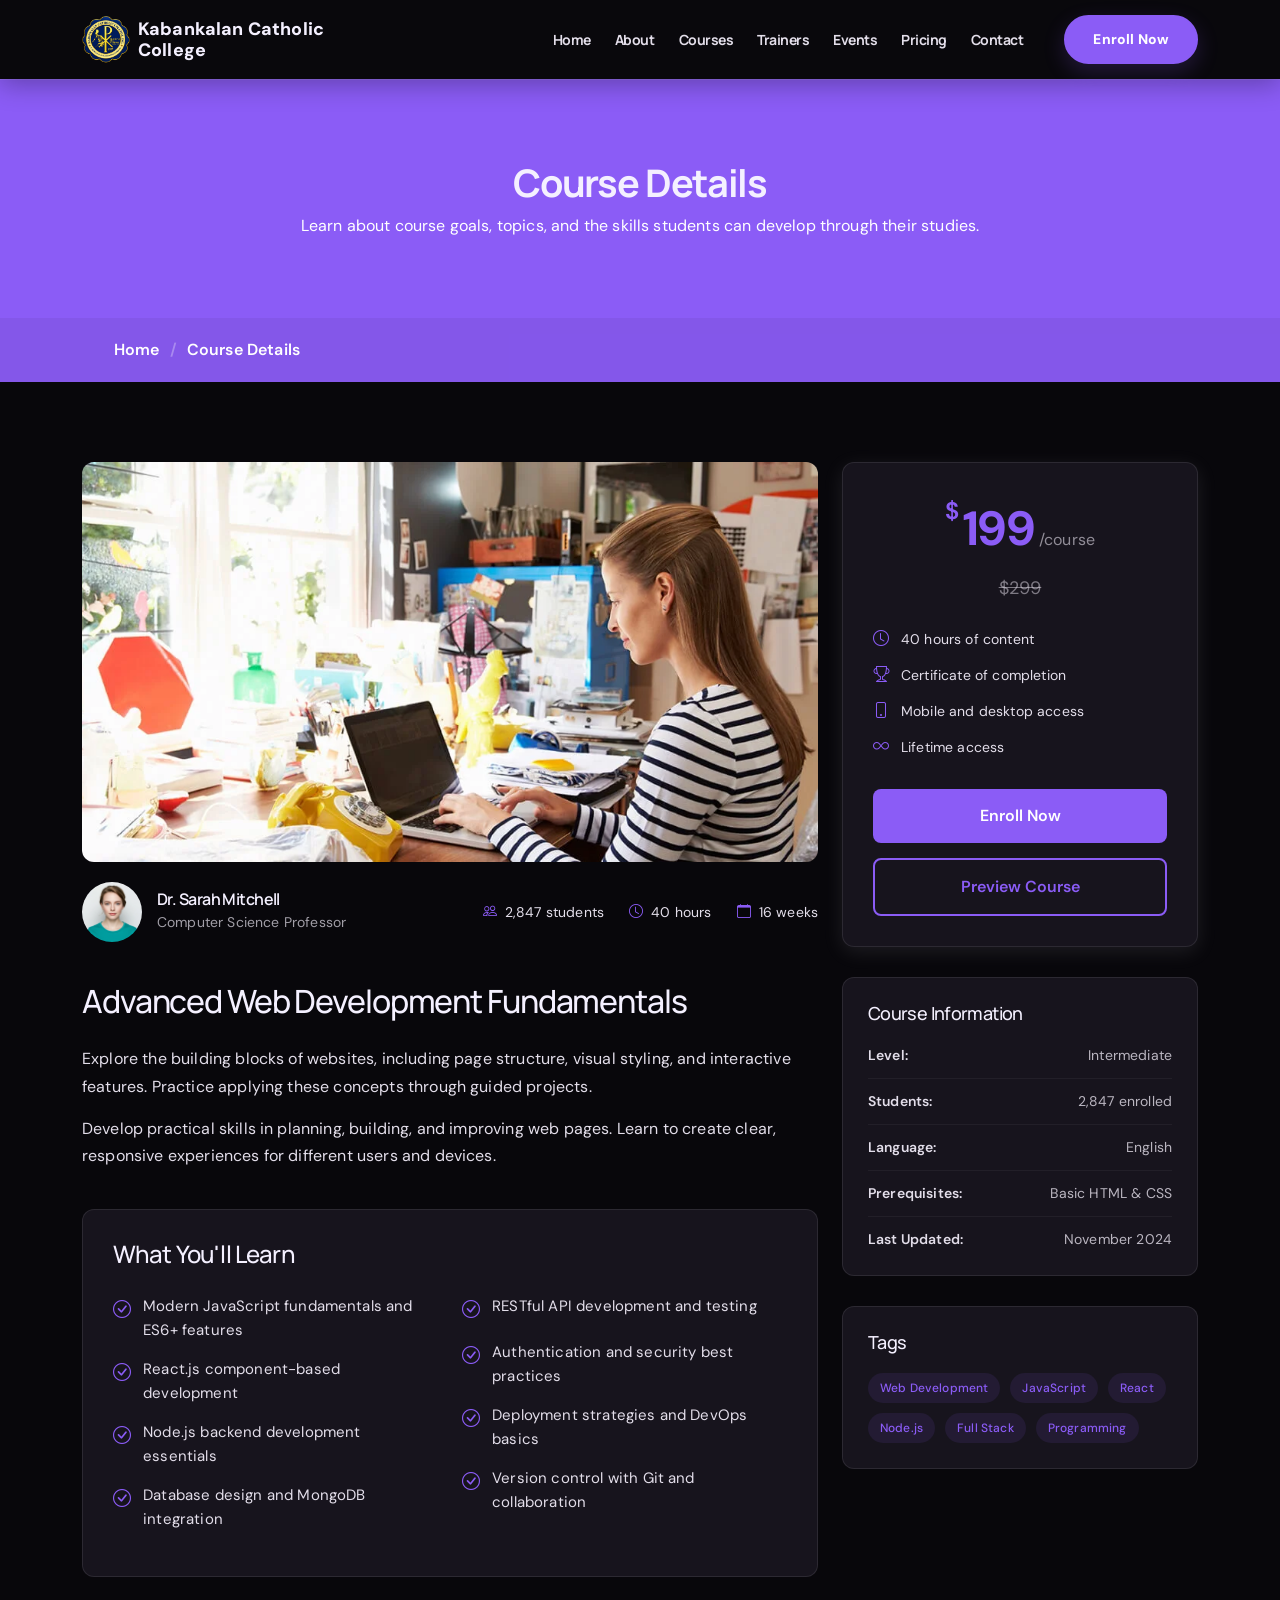
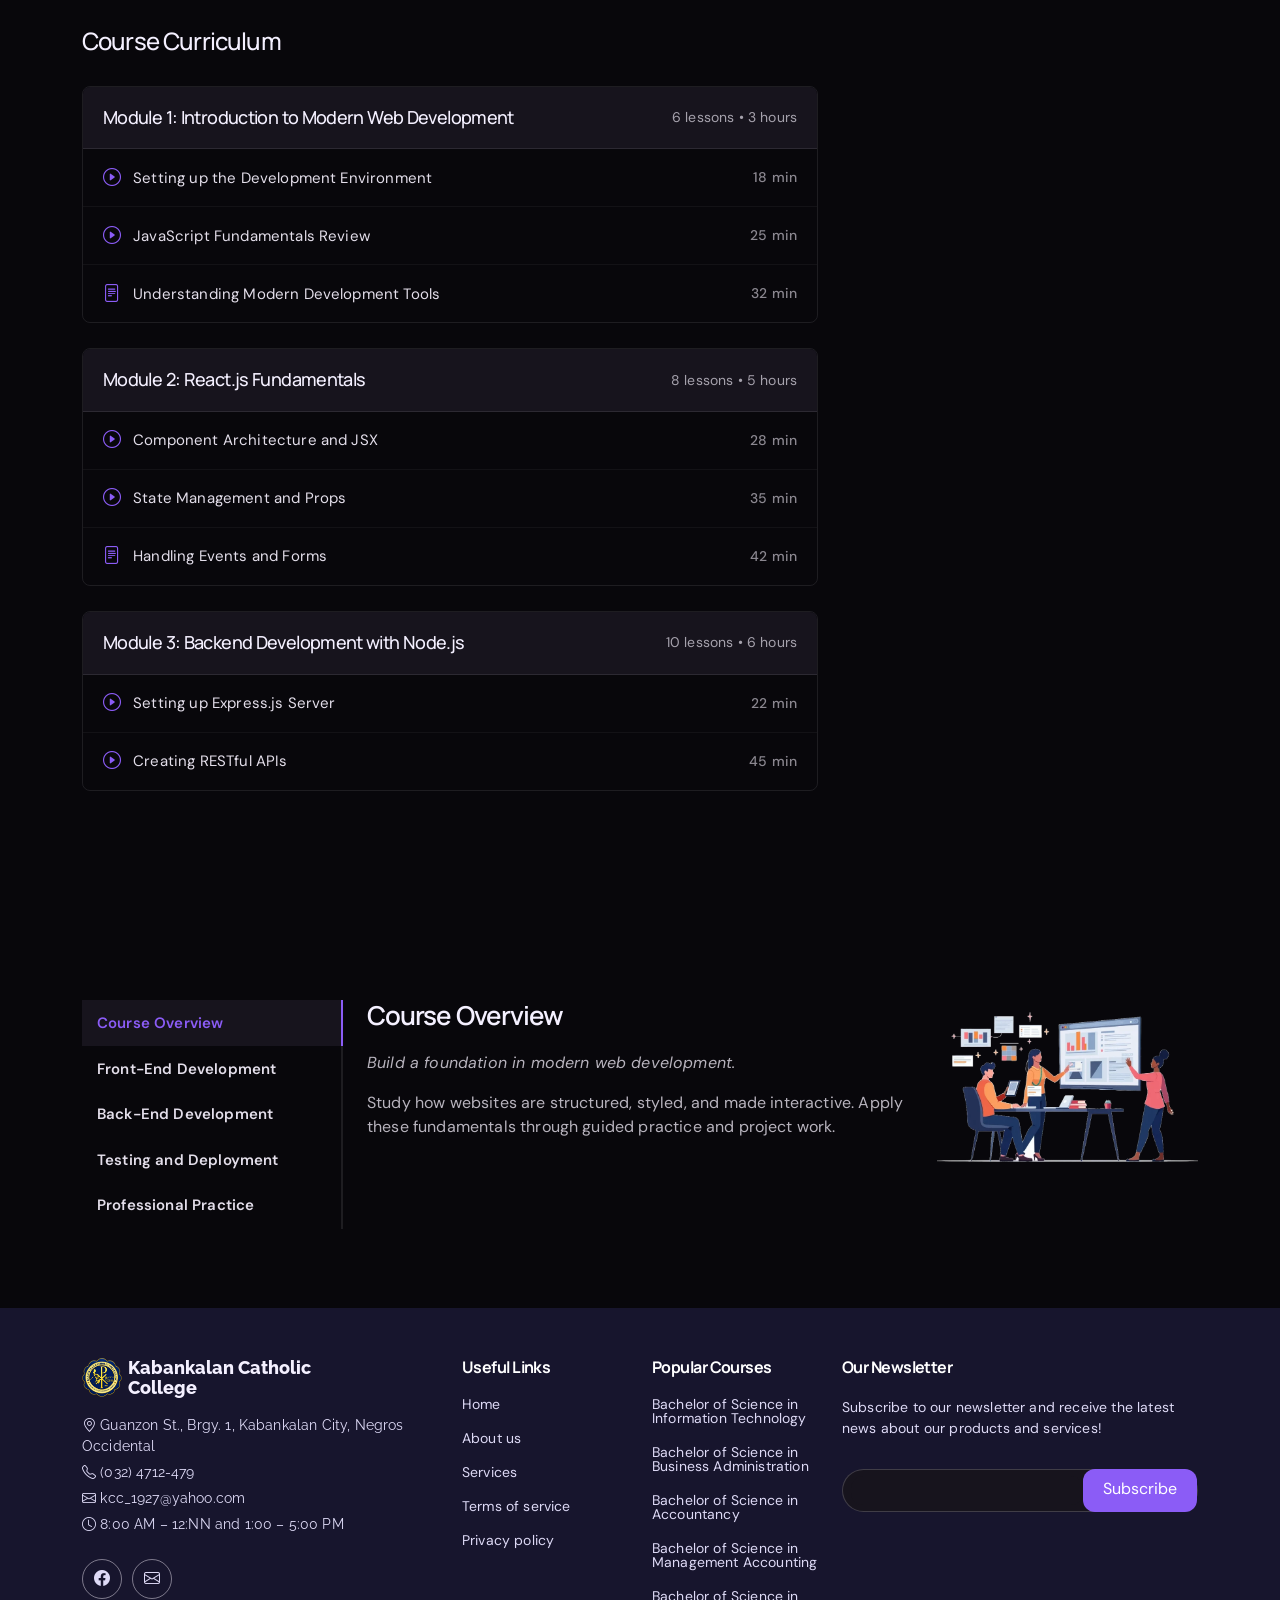
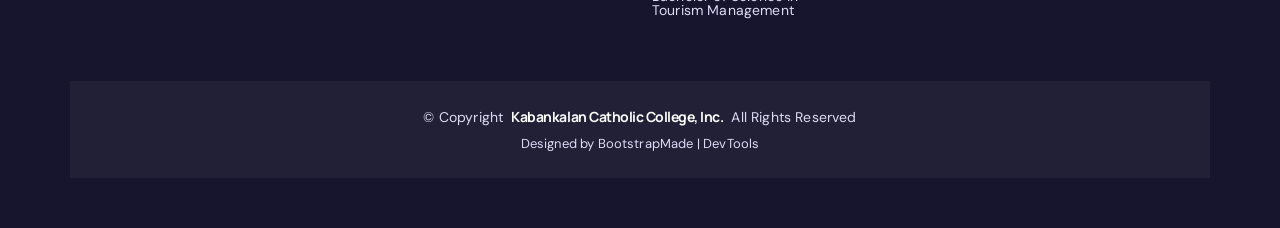
<file: course-details.html>
<!DOCTYPE html>
<html lang="en">

<head>
  <meta charset="utf-8">
  <meta content="width=device-width, initial-scale=1.0" name="viewport"> 
  <title>Course Details-Kabankalan Catholic College, Inc.</title>
    
  <meta name="description" content="Kabankalan Catholic College, Inc. offers Catholic education in Kabankalan City, Negros Occidental.">
  <meta name="keywords" content="">

  <!-- Favicons -->
  <link href="assets/img/kcclogo1.png" rel="icon">
  <link href="assets/img/kcclogo1.png" rel="apple-touch-icon">

  <!-- Fonts -->
  <link href="https://fonts.googleapis.com" rel="preconnect">
  <link href="https://fonts.gstatic.com" rel="preconnect" crossorigin>
  <link href="https://fonts.googleapis.com/css2?family=Open+Sans:ital,wght@0,300;0,400;0,500;0,600;0,700;0,800;1,300;1,400;1,500;1,600;1,700;1,800&family=Poppins:ital,wght@0,100;0,200;0,300;0,400;0,500;0,600;0,700;0,800;0,900;1,100;1,200;1,300;1,400;1,500;1,600;1,700;1,800;1,900&family=Raleway:ital,wght@0,100;0,200;0,300;0,400;0,500;0,600;0,700;0,800;0,900;1,100;1,200;1,300;1,400;1,500;1,600;1,700;1,800;1,900&display=swap" rel="stylesheet">

  <!-- Vendor CSS Files -->
  <link href="assets/vendor/bootstrap/css/bootstrap.min.css" rel="stylesheet">
  <link href="assets/vendor/bootstrap-icons/bootstrap-icons.css" rel="stylesheet">
  <link href="assets/vendor/aos/aos.css" rel="stylesheet">
  <link href="assets/vendor/glightbox/css/glightbox.min.css" rel="stylesheet">
  <link href="assets/vendor/swiper/swiper-bundle.min.css" rel="stylesheet">

  <!-- Main CSS File -->
  <link href="assets/css/main.css" rel="stylesheet">
  <link href="assets/css/brightpath-theme.css" rel="stylesheet">
</head>
<body class="course-details-page">

  <header id="header" class="header d-flex align-items-center sticky-top">
    <div class="container-fluid container-xl position-relative d-flex align-items-center">

      <a href="index.html" class="logo d-flex align-items-center me-auto">
        <img src="assets/img/kcclogo1.png" alt="KCC logo">
        <span class="college-name">Kabankalan Catholic College</span>
      </a>

      <nav id="navmenu" class="navmenu">
        <ul>
          <li><a href="index.html">Home</a></li>
          <li><a href="about.html">About</a></li>
          <li><a href="courses.html">Courses</a></li>
          <li><a href="trainers.html">Trainers</a></li>
          <li><a href="events.html">Events</a></li>
          <li><a href="pricing.html">Pricing</a></li>
          <li><a href="contact.html">Contact</a></li>
        </ul>
        <button type="button" class="mobile-nav-toggle d-xl-none bi bi-list" aria-label="Open site navigation"></button>
      </nav>

      <a class="btn-getstarted" href="courses.html">Enroll Now</a>

    </div>
  </header>

  <main class="main">

    <!-- Page Title -->
    <div class="page-title" data-aos="fade">
      <div class="heading">
        <div class="container">
          <div class="row d-flex justify-content-center text-center">
            <div class="col-lg-8">
              <h1>Course Details</h1>
              <p class="mb-0">Learn about course goals, topics, and the skills students can develop through their studies.</p>
            </div>
          </div>
        </div>
      </div>
      <nav class="breadcrumbs">
        <div class="container">
          <ol>
            <li><a href="index.html">Home</a></li>
            <li class="current">Course Details</li>
          </ol>
        </div>
      </nav>
    </div><!-- End Page Title -->

    <!-- Course Details Section -->
    <section id="course-details" class="course-details section">

      <div class="container" data-aos="fade-up" data-aos-delay="100">

        <div class="row">
          <div class="col-lg-8">

            <!-- Course Header -->
            <div class="course-header" data-aos="fade-up" data-aos-delay="200">
              <div class="course-image">
                <img src="assets/img/course/course-details-1.webp" alt="Course Image" class="img-fluid">
              </div>
              <div class="course-meta">
                <div class="instructor">
                  <img src="assets/img/person/person-f-3.webp" alt="Instructor" class="instructor-avatar">
                  <div class="instructor-info">
                    <h6>Dr. Sarah Mitchell</h6>
                    <span>Computer Science Professor</span>
                  </div>
                </div>
                <div class="course-stats">
                  <div class="stat-item">
                    <i class="bi bi-people"></i>
                    <span>2,847 students</span>
                  </div>
                  <div class="stat-item">
                    <i class="bi bi-clock"></i>
                    <span>40 hours</span>
                  </div>
                  <div class="stat-item">
                    <i class="bi bi-calendar"></i>
                    <span>16 weeks</span>
                  </div>
                </div>
              </div>
            </div><!-- End Course Header -->

            <!-- Course Content -->
            <div class="course-content" data-aos="fade-up" data-aos-delay="300">
              <h2>Advanced Web Development Fundamentals</h2>

              <div class="course-description">
                <p>Explore the building blocks of websites, including page structure, visual styling, and interactive features. Practice applying these concepts through guided projects.</p>

                <p>Develop practical skills in planning, building, and improving web pages. Learn to create clear, responsive experiences for different users and devices.</p>

              </div>

              <div class="what-you-learn">
                <h3>What You'll Learn</h3>
                <div class="row">
                  <div class="col-md-6">
                    <ul class="learn-list">
                      <li><i class="bi bi-check-circle"></i>Modern JavaScript fundamentals and ES6+ features</li>
                      <li><i class="bi bi-check-circle"></i>React.js component-based development</li>
                      <li><i class="bi bi-check-circle"></i>Node.js backend development essentials</li>
                      <li><i class="bi bi-check-circle"></i>Database design and MongoDB integration</li>
                    </ul>
                  </div>
                  <div class="col-md-6">
                    <ul class="learn-list">
                      <li><i class="bi bi-check-circle"></i>RESTful API development and testing</li>
                      <li><i class="bi bi-check-circle"></i>Authentication and security best practices</li>
                      <li><i class="bi bi-check-circle"></i>Deployment strategies and DevOps basics</li>
                      <li><i class="bi bi-check-circle"></i>Version control with Git and collaboration</li>
                    </ul>
                  </div>
                </div>
              </div>

            </div><!-- End Course Content -->

            <!-- Course Curriculum -->
            <div class="course-curriculum" data-aos="fade-up" data-aos-delay="400">
              <h3>Course Curriculum</h3>

              <div class="curriculum-section">
                <div class="section-header">
                  <h4>Module 1: Introduction to Modern Web Development</h4>
                  <span class="lessons-count">6 lessons • 3 hours</span>
                </div>
                <div class="lessons">
                  <div class="lesson-item">
                    <div class="lesson-info">
                      <i class="bi bi-play-circle"></i>
                      <span>Setting up the Development Environment</span>
                    </div>
                    <span class="lesson-duration">18 min</span>
                  </div>
                  <div class="lesson-item">
                    <div class="lesson-info">
                      <i class="bi bi-play-circle"></i>
                      <span>JavaScript Fundamentals Review</span>
                    </div>
                    <span class="lesson-duration">25 min</span>
                  </div>
                  <div class="lesson-item">
                    <div class="lesson-info">
                      <i class="bi bi-file-text"></i>
                      <span>Understanding Modern Development Tools</span>
                    </div>
                    <span class="lesson-duration">32 min</span>
                  </div>
                </div>
              </div>

              <div class="curriculum-section">
                <div class="section-header">
                  <h4>Module 2: React.js Fundamentals</h4>
                  <span class="lessons-count">8 lessons • 5 hours</span>
                </div>
                <div class="lessons">
                  <div class="lesson-item">
                    <div class="lesson-info">
                      <i class="bi bi-play-circle"></i>
                      <span>Component Architecture and JSX</span>
                    </div>
                    <span class="lesson-duration">28 min</span>
                  </div>
                  <div class="lesson-item">
                    <div class="lesson-info">
                      <i class="bi bi-play-circle"></i>
                      <span>State Management and Props</span>
                    </div>
                    <span class="lesson-duration">35 min</span>
                  </div>
                  <div class="lesson-item">
                    <div class="lesson-info">
                      <i class="bi bi-file-text"></i>
                      <span>Handling Events and Forms</span>
                    </div>
                    <span class="lesson-duration">42 min</span>
                  </div>
                </div>
              </div>

              <div class="curriculum-section">
                <div class="section-header">
                  <h4>Module 3: Backend Development with Node.js</h4>
                  <span class="lessons-count">10 lessons • 6 hours</span>
                </div>
                <div class="lessons">
                  <div class="lesson-item">
                    <div class="lesson-info">
                      <i class="bi bi-play-circle"></i>
                      <span>Setting up Express.js Server</span>
                    </div>
                    <span class="lesson-duration">22 min</span>
                  </div>
                  <div class="lesson-item">
                    <div class="lesson-info">
                      <i class="bi bi-play-circle"></i>
                      <span>Creating RESTful APIs</span>
                    </div>
                    <span class="lesson-duration">45 min</span>
                  </div>
                </div>
              </div>

            </div><!-- End Course Curriculum -->

          </div>

          <div class="col-lg-4">

            <!-- Course Sidebar -->
            <div class="course-sidebar" data-aos="fade-up" data-aos-delay="200">

              <!-- Pricing Card -->
              <div class="pricing-card">
                <div class="price">
                  <span class="currency">$</span>
                  <span class="amount">199</span>
                  <span class="period">/course</span>
                </div>
                <div class="original-price">$299</div>

                <div class="course-features">
                  <div class="feature">
                    <i class="bi bi-clock"></i>
                    <span>40 hours of content</span>
                  </div>
                  <div class="feature">
                    <i class="bi bi-trophy"></i>
                    <span>Certificate of completion</span>
                  </div>
                  <div class="feature">
                    <i class="bi bi-phone"></i>
                    <span>Mobile and desktop access</span>
                  </div>
                  <div class="feature">
                    <i class="bi bi-infinity"></i>
                    <span>Lifetime access</span>
                  </div>
                </div>

                <button class="btn-enroll">Enroll Now</button>
                <button class="btn-preview">Preview Course</button>
              </div><!-- End Pricing Card -->

              <!-- Course Info -->
              <div class="course-info-card">
                <h4>Course Information</h4>
                <div class="info-item">
                  <span class="label">Level:</span>
                  <span class="value">Intermediate</span>
                </div>
                <div class="info-item">
                  <span class="label">Students:</span>
                  <span class="value">2,847 enrolled</span>
                </div>
                <div class="info-item">
                  <span class="label">Language:</span>
                  <span class="value">English</span>
                </div>
                <div class="info-item">
                  <span class="label">Prerequisites:</span>
                  <span class="value">Basic HTML &amp; CSS</span>
                </div>
                <div class="info-item">
                  <span class="label">Last Updated:</span>
                  <span class="value">November 2024</span>
                </div>
              </div><!-- End Course Info -->

              <!-- Tags -->
              <div class="course-tags">
                <h4>Tags</h4>
                <div class="tags-list">
                  <span class="tag">Web Development</span>
                  <span class="tag">JavaScript</span>
                  <span class="tag">React</span>
                  <span class="tag">Node.js</span>
                  <span class="tag">Full Stack</span>
                  <span class="tag">Programming</span>
                </div>
              </div><!-- End Tags -->

            </div><!-- End Course Sidebar -->

          </div>

        </div>

      </div>

    </section><!-- /Course Details Section -->

    <!-- Tabs Section -->
    <section id="tabs" class="tabs section">

      <div class="container" data-aos="fade-up" data-aos-delay="100">

        <div class="row">
          <div class="col-lg-3">
            <ul class="nav nav-tabs flex-column">
              <li class="nav-item">
                <a class="nav-link active show" data-bs-toggle="tab" href="#tab-1">Course Overview</a>
              </li>
              <li class="nav-item">
                <a class="nav-link" data-bs-toggle="tab" href="#tab-2">Front-End Development</a>
              </li>
              <li class="nav-item">
                <a class="nav-link" data-bs-toggle="tab" href="#tab-3">Back-End Development</a>
              </li>
              <li class="nav-item">
                <a class="nav-link" data-bs-toggle="tab" href="#tab-4">Testing and Deployment</a>
              </li>
              <li class="nav-item">
                <a class="nav-link" data-bs-toggle="tab" href="#tab-5">Professional Practice</a>
              </li>
            </ul>
          </div>
          <div class="col-lg-9 mt-4 mt-lg-0">
            <div class="tab-content">
              <div class="tab-pane active show" id="tab-1">
                <div class="row">
                  <div class="col-lg-8 details order-2 order-lg-1">
                    <h3>Course Overview</h3>
                    <p class="fst-italic">Build a foundation in modern web development.</p>
                    <p>Study how websites are structured, styled, and made interactive. Apply these fundamentals through guided practice and project work.</p>
                  </div>
                  <div class="col-lg-4 text-center order-1 order-lg-2">
                    <img src="assets/img/illustration/illustration-13.webp" alt="" class="img-fluid">
                  </div>
                </div>
              </div>
              <div class="tab-pane" id="tab-2">
                <div class="row">
                  <div class="col-lg-8 details order-2 order-lg-1">
                    <h3>Front-End Development</h3>
                    <p class="fst-italic">Create clear, accessible, and responsive interfaces.</p>
                    <p>Learn to organize content, style pages, and improve usability across different screen sizes. Build websites that are easy to navigate and maintain.</p>
                  </div>
                  <div class="col-lg-4 text-center order-1 order-lg-2">
                    <img src="assets/img/illustration/illustration-11.webp" alt="" class="img-fluid">
                  </div>
                </div>
              </div>
              <div class="tab-pane" id="tab-3">
                <div class="row">
                  <div class="col-lg-8 details order-2 order-lg-1">
                    <h3>Back-End Development</h3>
                    <p class="fst-italic">Understand how websites process and manage data.</p>
                    <p>Explore server-side concepts, data handling, and how applications communicate with users. Apply these skills to create reliable web experiences.</p>
                  </div>
                  <div class="col-lg-4 text-center order-1 order-lg-2">
                    <img src="assets/img/illustration/illustration-14.webp" alt="" class="img-fluid">
                  </div>
                </div>
              </div>
              <div class="tab-pane" id="tab-4">
                <div class="row">
                  <div class="col-lg-8 details order-2 order-lg-1">
                    <h3>Testing and Deployment</h3>
                    <p class="fst-italic">Prepare applications for reliable release.</p>
                    <p>Practice checking functionality, identifying issues, and preparing updates for deployment. Learn how testing helps keep applications stable as they grow.</p>
                  </div>
                  <div class="col-lg-4 text-center order-1 order-lg-2">
                    <img src="assets/img/illustration/illustration-12.webp" alt="" class="img-fluid">
                  </div>
                </div>
              </div>
              <div class="tab-pane" id="tab-5">
                <div class="row">
                  <div class="col-lg-8 details order-2 order-lg-1">
                    <h3>Professional Practice</h3>
                    <p class="fst-italic">Use web development skills to solve real problems.</p>
                    <p>Develop project work and practice common development tasks. Strengthen collaboration, planning, and communication skills.</p>
                  </div>
                  <div class="col-lg-4 text-center order-1 order-lg-2">
                    <img src="assets/img/illustration/illustration-10.webp" alt="" class="img-fluid">
                  </div>
                </div>
              </div>
            </div>
          </div>
        </div>

      </div>

    </section><!-- /Tabs Section -->

  </main>

  <footer id="footer" class="footer position-relative light-background">

    <div class="container footer-top">
      <div class="row gy-4">
        <div class="col-lg-4 col-md-6 footer-about">
          <a href="index.html" class="logo d-flex align-items-center">
            <img src="assets/img/kcclogo1.png" alt="">
            <span class="college-name">Kabankalan Catholic College</span>
          </a>
          <div class="footer-contact pt-3">
            <p><i class="bi bi-geo-alt"></i> Guanzon St., Brgy. 1, Kabankalan City, Negros Occidental</p>
            <p><i class="bi bi-telephone"></i> (032) 4712-479</p>
            <p><i class="bi bi-envelope"></i> <a href="mailto:kcc_1927@yahoo.com">kcc_1927@yahoo.com</a></p>
            <p><i class="bi bi-clock"></i> 8:00 AM – 12:NN and 1:00 – 5:00 PM</p>
          </div>
          <div class="social-links d-flex mt-4">
            <a href="https://www.facebook.com/KCCInc1927" target="_blank" rel="noopener noreferrer" aria-label="Kabankalan Catholic College on Facebook"><i class="bi bi-facebook"></i></a>
            <a href="mailto:kcc_1927@yahoo.com" aria-label="Email Kabankalan Catholic College"><i class="bi bi-envelope"></i></a>
          </div>
        </div>

        <div class="col-lg-2 col-md-3 footer-links">
          <h4>Useful Links</h4>
          <ul>
            <li><a href="#">Home</a></li>
            <li><a href="#">About us</a></li>
            <li><a href="#">Services</a></li>
            <li><a href="#">Terms of service</a></li>
            <li><a href="#">Privacy policy</a></li>
          </ul>
        </div>

        <div class="col-lg-2 col-md-3 footer-links">
          <h4>Popular Courses</h4>
          <ul>
            <li><a href="courses.html">Bachelor of Science in Information Technology</a></li>
            <li><a href="courses.html">Bachelor of Science in Business Administration</a></li>
            <li><a href="courses.html">Bachelor of Science in Accountancy</a></li>
            <li><a href="courses.html">Bachelor of Science in Management Accounting</a></li>
            <li><a href="courses.html">Bachelor of Science in Tourism Management</a></li>
          </ul>
        </div>

        <div class="col-lg-4 col-md-12 footer-newsletter">
          <h4>Our Newsletter</h4>
          <p>Subscribe to our newsletter and receive the latest news about our products and services!</p>
          <form action="#" method="post" class="email-form">
            <div class="newsletter-form"><input type="email" name="email"><input type="submit" value="Subscribe"></div>
            <div class="loading">Loading</div>
            <div class="error-message"></div>
            <div class="sent-message">Your subscription request has been sent. Thank you!</div>
          </form>
        </div>

      </div>
    </div>

    <div class="container copyright text-center mt-4">
      <p>© <span>Copyright</span> <strong class="px-1 sitename">Kabankalan Catholic College, Inc.</strong> <span>All Rights Reserved</span></p>
      <div class="credits">
        <!-- All the links in the footer should remain intact. -->
        <!-- You can delete the links only if you've purchased the pro version. -->
        <!-- Licensing information: https://bootstrapmade.com/license/ -->
        Designed by <a href="https://bootstrapmade.com/">BootstrapMade</a> | <a href="https://bootstrapmade.com/tools/">DevTools</a>
      </div>
    </div>

  </footer>

  <!-- Scroll Top -->
  <a href="#" id="scroll-top" class="scroll-top d-flex align-items-center justify-content-center"><i class="bi bi-arrow-up-short"></i></a>

  <!-- Preloader -->
  <div id="preloader"></div>

  <!-- Vendor JS Files -->
  <script src="assets/vendor/bootstrap/js/bootstrap.bundle.min.js"></script>
  <script src="assets/vendor/aos/aos.js"></script>
  <script src="assets/vendor/glightbox/js/glightbox.min.js"></script>
  <script src="assets/vendor/purecounter/purecounter_vanilla.js"></script>
  <script src="assets/vendor/swiper/swiper-bundle.min.js"></script>

  <!-- Main JS File -->
  <script src="assets/js/main.js"></script>

</body>

</html>
</file>
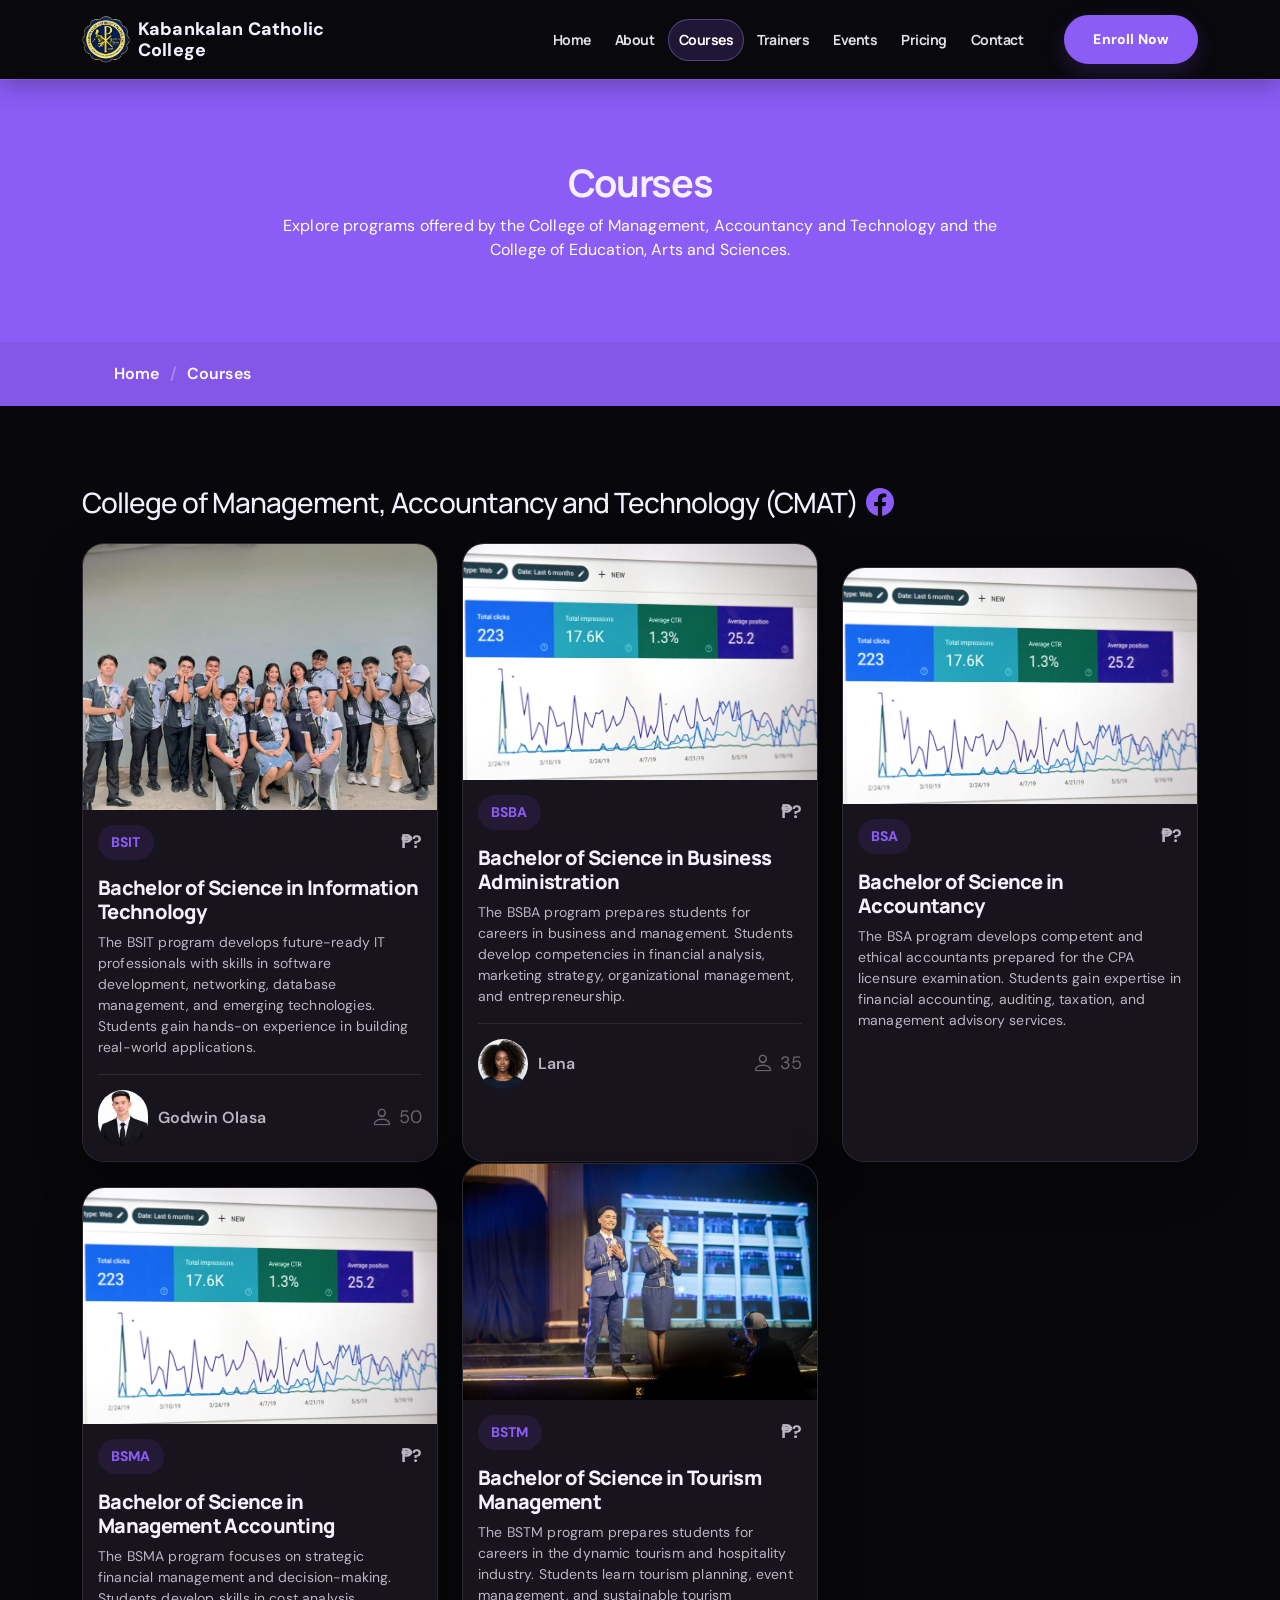
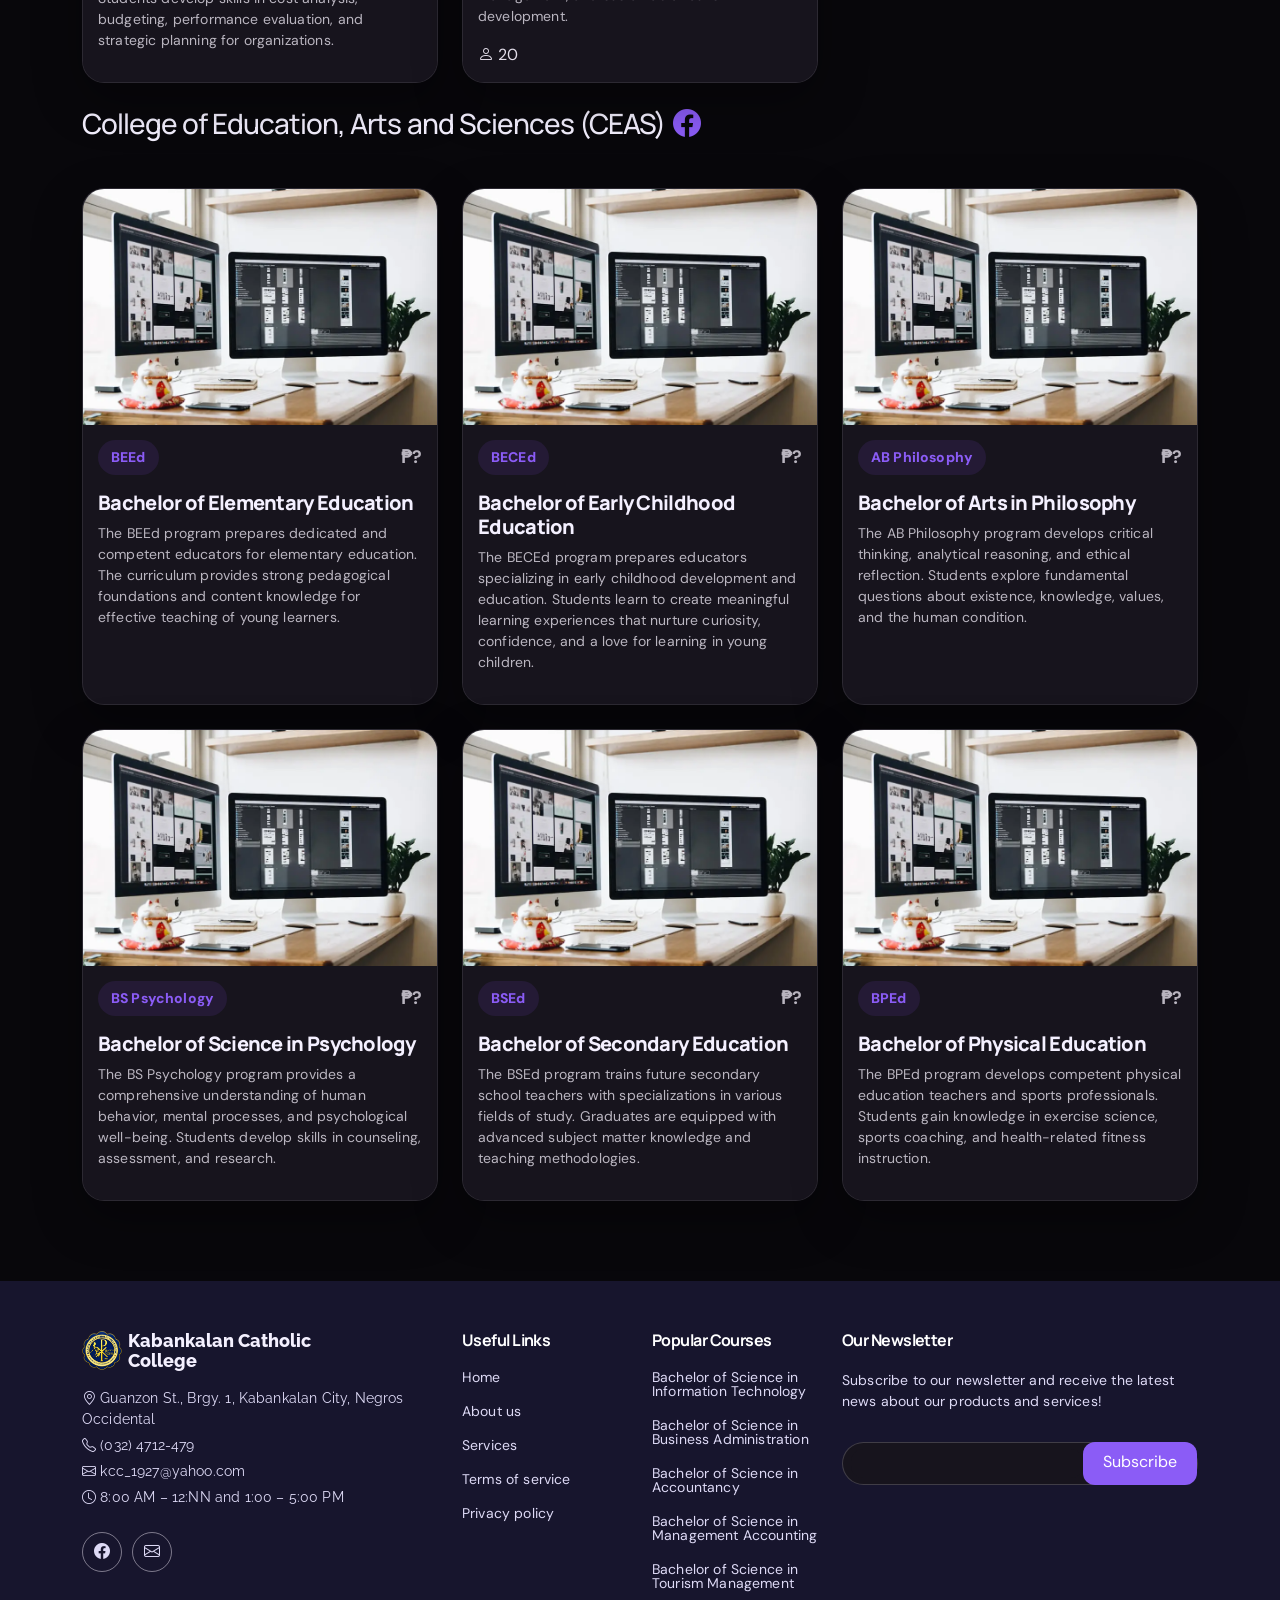
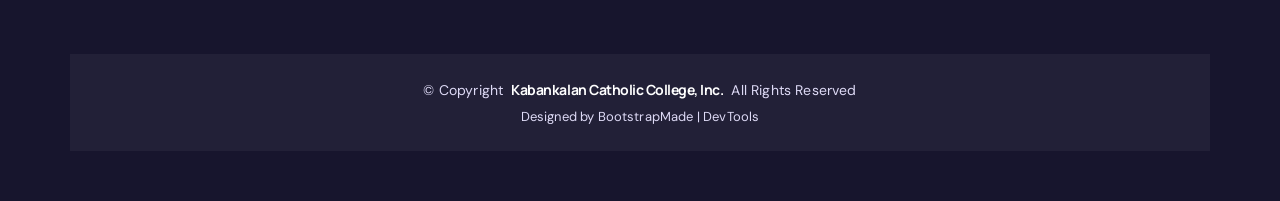
<file: courses.html>
<!DOCTYPE html>
<html lang="en">

<head>
  <meta charset="utf-8">
  <meta content="width=device-width, initial-scale=1.0" name="viewport"> 
  <title>Courses-Kabankalan Catholic College, Inc.</title>
    
  <meta name="description" content="Kabankalan Catholic College, Inc. offers Catholic education in Kabankalan City, Negros Occidental.">
  <meta name="keywords" content="">

  <!-- Favicons -->
  <link href="assets/img/kcclogo1.png" rel="icon">
  <link href="assets/img/kcclogo1.png" rel="apple-touch-icon">

  <!-- Fonts -->
  <link href="https://fonts.googleapis.com" rel="preconnect">
  <link href="https://fonts.gstatic.com" rel="preconnect" crossorigin>
  <link href="https://fonts.googleapis.com/css2?family=Open+Sans:ital,wght@0,300;0,400;0,500;0,600;0,700;0,800;1,300;1,400;1,500;1,600;1,700;1,800&family=Poppins:ital,wght@0,100;0,200;0,300;0,400;0,500;0,600;0,700;0,800;0,900;1,100;1,200;1,300;1,400;1,500;1,600;1,700;1,800;1,900&family=Raleway:ital,wght@0,100;0,200;0,300;0,400;0,500;0,600;0,700;0,800;0,900;1,100;1,200;1,300;1,400;1,500;1,600;1,700;1,800;1,900&display=swap" rel="stylesheet">

  <!-- Vendor CSS Files -->
  <link href="assets/vendor/bootstrap/css/bootstrap.min.css" rel="stylesheet">
  <link href="assets/vendor/bootstrap-icons/bootstrap-icons.css" rel="stylesheet">
  <link href="assets/vendor/aos/aos.css" rel="stylesheet">
  <link href="assets/vendor/glightbox/css/glightbox.min.css" rel="stylesheet">
  <link href="assets/vendor/swiper/swiper-bundle.min.css" rel="stylesheet">

  <!-- Main CSS File -->
  <link href="assets/css/main.css" rel="stylesheet">
  <link href="assets/css/brightpath-theme.css" rel="stylesheet">
</head>

<body class="courses-page">

  <header id="header" class="header d-flex align-items-center sticky-top">
    <div class="container-fluid container-xl position-relative d-flex align-items-center">

      <a href="index.html" class="logo d-flex align-items-center me-auto">
        <img src="assets/img/kcclogo1.png" alt="KCC logo">
        <span class="college-name">Kabankalan Catholic College</span>
      </a>

      <nav id="navmenu" class="navmenu">
        <ul>
          <li><a href="index.html">Home</a></li>
          <li><a href="about.html">About</a></li>
          <li><a href="courses.html" class="active">Courses</a></li>
          <li><a href="trainers.html">Trainers</a></li>
          <li><a href="events.html">Events</a></li>
          <li><a href="pricing.html">Pricing</a></li>
          <li><a href="contact.html">Contact</a></li>
        </ul>
        <button type="button" class="mobile-nav-toggle d-xl-none bi bi-list" aria-label="Open site navigation"></button>
      </nav>

      <a class="btn-getstarted" href="courses.html">Enroll Now</a>

    </div>
  </header>

  <main class="main">

    <!-- Page Title -->
    <div class="page-title" data-aos="fade">
      <div class="heading">
        <div class="container">
          <div class="row d-flex justify-content-center text-center">
            <div class="col-lg-8">
              <h1>Courses</h1>
              <p class="mb-0">Explore programs offered by the College of Management, Accountancy and Technology and the College of Education, Arts and Sciences.</p>
            </div>
          </div>
        </div>
      </div>
      <nav class="breadcrumbs">
        <div class="container">
          <ol>
            <li><a href="index.html">Home</a></li>
            <li class="current">Courses</li>
          </ol>
        </div>
      </nav>
    </div><!-- End Page Title -->

    <!-- Courses Section -->
    <section id="courses" class="courses section">

      <div class="container">

        <div class="row">

          <div class="col-12">
            <h3 class="d-flex align-items-center gap-2 mb-4">College of Management, Accountancy and Technology (CMAT) <a href="https://www.facebook.com/kcccmatcouncil" target="_blank" rel="noopener noreferrer" aria-label="CMAT Facebook page"><i class="bi bi-facebook" aria-hidden="true"></i></a></h3>
          </div>

          <div class="col-lg-4 col-md-6 d-flex align-items-stretch" data-aos="zoom-in" data-aos-delay="100">
            <div class="course-item">
              <div class="course-image-wrap">
                <img src="assets/img/course/BSIT.jpg" class="img-fluid" alt="Bachelor of Science in Information Technology">
                <a class="course-facebook-overlay" href="https://www.facebook.com/profile.php?id=61556054114112" target="_blank" rel="noopener noreferrer" aria-label="BSIT Facebook page"><i class="bi bi-facebook" aria-hidden="true"></i></a>
              </div>
              <div class="course-content">
                <div class="d-flex justify-content-between align-items-center mb-3">
                  <p class="category mb-0">BSIT</p>
                  <p class="price">₱?</p>
                </div>

                <h3><a href="course-details.html">Bachelor of Science in Information Technology</a></h3>
                <p class="description">The BSIT program develops future-ready IT professionals with skills in software development, networking, database management, and emerging technologies. Students gain hands-on experience in building real-world applications.</p>
                <div class="trainer d-flex justify-content-between align-items-center">
                  <div class="trainer-profile d-flex align-items-center">
                    <img src="assets/img/trainers/godwin2.png" class="img-fluid" alt="Godwin Olasa">
                    <a href="" class="trainer-link">Godwin Olasa</a>
                  </div>
                  <div class="trainer-rank d-flex align-items-center">
                    <i class="bi bi-person user-icon"></i>&nbsp;50
                  </div>
                </div>
              </div>
            </div>
          </div> <!-- End Course Item-->

          <div class="col-lg-4 col-md-6 d-flex align-items-stretch mt-4 mt-md-0" data-aos="zoom-in"
            data-aos-delay="200">
            <div class="course-item">
              <img src="assets/img/course/course-2.webp" class="img-fluid" alt="...">
              <div class="course-content">
                <div class="d-flex justify-content-between align-items-center mb-3">
                  <p class="category">BSBA</p>
                  <p class="price">₱?</p>
                </div>

                <h3><a href="course-details.html">Bachelor of Science in Business Administration</a></h3>
                <p class="description">The BSBA program prepares students for careers in business and management. Students develop competencies in financial analysis, marketing strategy, organizational management, and entrepreneurship.</p>
                <div class="trainer d-flex justify-content-between align-items-center">
                  <div class="trainer-profile d-flex align-items-center">
                    <img src="assets/img/person/person-f-14.webp" class="img-fluid" alt="">
                    <a href="" class="trainer-link">Lana</a>
                  </div>
                  <div class="trainer-rank d-flex align-items-center">
                    <i class="bi bi-person user-icon"></i>&nbsp;35
                  </div>
                </div>
              </div>
            </div>
          </div> <!-- End Course Item-->

          <div class="col-lg-4 col-md-6 d-flex align-items-stretch mt-4" data-aos="zoom-in" data-aos-delay="250">
            <div class="course-item">
              <img src="assets/img/course/course-2.webp" class="img-fluid" alt="Financial data shown in a chart">
              <div class="course-content">
                <div class="d-flex justify-content-between align-items-center mb-3">
                  <p class="category">BSA</p>
                  <p class="price">₱?</p>
                </div>
                <h3><a href="course-details.html">Bachelor of Science in Accountancy</a></h3>
                <p class="description">The BSA program develops competent and ethical accountants prepared for the CPA licensure examination. Students gain expertise in financial accounting, auditing, taxation, and management advisory services.</p>
              </div>
            </div>
          </div>

          <div class="col-lg-4 col-md-6 d-flex align-items-stretch mt-4" data-aos="zoom-in" data-aos-delay="275">
            <div class="course-item">
              <img src="assets/img/course/course-2.webp" class="img-fluid" alt="Financial data shown in a chart">
              <div class="course-content">
                <div class="d-flex justify-content-between align-items-center mb-3">
                  <p class="category">BSMA</p>
                  <p class="price">₱?</p>
                </div>
                <h3><a href="course-details.html">Bachelor of Science in Management Accounting</a></h3>
                <p class="description">The BSMA program focuses on strategic financial management and decision-making. Students develop skills in cost analysis, budgeting, performance evaluation, and strategic planning for organizations.</p>
              </div>
            </div>
          </div>

          <div class="col-lg-4 col-md-6 d-flex align-items-stretch mt-4 mt-lg-0" data-aos="zoom-in"
            data-aos-delay="300">
            <div class="course-item">
              <div class="course-image-wrap">
                <img src="assets/img/course/tourism.jpg" class="img-fluid" alt="Bachelor of Science in Tourism Management">
                <a class="course-facebook-overlay" href="https://www.facebook.com/tmskccofficialpage" target="_blank" rel="noopener noreferrer" aria-label="BSTM Facebook page"><i class="bi bi-facebook" aria-hidden="true"></i></a>
              </div>
              <div class="course-content">
                <div class="d-flex justify-content-between align-items-center mb-3">
                  <p class="category mb-0">BSTM</p>
                  <p class="price">₱?</p>
                </div>

                <h3><a href="course-details.html">Bachelor of Science in Tourism Management</a></h3>
                <p class="description">The BSTM program prepares students for careers in the dynamic tourism and hospitality industry. Students learn tourism planning, event management, and sustainable tourism development.</p>
                <div class="trainer-rank d-flex align-items-center">
                  <i class="bi bi-person user-icon"></i>&nbsp;20
                </div>
              </div>
            </div>
          </div> <!-- End Course Item-->

          <div class="col-12 mt-4">
            <h3 class="d-flex align-items-center gap-2 mb-4">College of Education, Arts and Sciences (CEAS) <a href="https://www.facebook.com/profile.php?id=100083130441140" target="_blank" rel="noopener noreferrer" aria-label="CEAS Facebook page"><i class="bi bi-facebook" aria-hidden="true"></i></a></h3>
          </div>

          <div class="col-lg-4 col-md-6 d-flex align-items-stretch mt-4" data-aos="zoom-in" data-aos-delay="100">
            <div class="course-item">
              <img src="assets/img/course/course-1.webp" class="img-fluid" alt="Computer workstation in a learning environment">
              <div class="course-content">
                <div class="d-flex justify-content-between align-items-center mb-3">
                  <p class="category">BEEd</p>
                  <p class="price">₱?</p>
                </div>
                <h3><a href="course-details.html">Bachelor of Elementary Education</a></h3>
                <p class="description">The BEEd program prepares dedicated and competent educators for elementary education. The curriculum provides strong pedagogical foundations and content knowledge for effective teaching of young learners.</p>
              </div>
            </div>
          </div>

          <div class="col-lg-4 col-md-6 d-flex align-items-stretch mt-4" data-aos="zoom-in" data-aos-delay="150">
            <div class="course-item">
              <img src="assets/img/course/course-1.webp" class="img-fluid" alt="Computer workstation in a learning environment">
              <div class="course-content">
                <div class="d-flex justify-content-between align-items-center mb-3">
                  <p class="category">BECEd</p>
                  <p class="price">₱?</p>
                </div>
                <h3><a href="course-details.html">Bachelor of Early Childhood Education</a></h3>
                <p class="description">The BECEd program prepares educators specializing in early childhood development and education. Students learn to create meaningful learning experiences that nurture curiosity, confidence, and a love for learning in young children.</p>
              </div>
            </div>
          </div>

          <div class="col-lg-4 col-md-6 d-flex align-items-stretch mt-4" data-aos="zoom-in" data-aos-delay="200">
            <div class="course-item">
              <img src="assets/img/course/course-1.webp" class="img-fluid" alt="Computer workstation in a learning environment">
              <div class="course-content">
                <div class="d-flex justify-content-between align-items-center mb-3">
                  <p class="category">AB Philosophy</p>
                  <p class="price">₱?</p>
                </div>
                <h3><a href="course-details.html">Bachelor of Arts in Philosophy</a></h3>
                <p class="description">The AB Philosophy program develops critical thinking, analytical reasoning, and ethical reflection. Students explore fundamental questions about existence, knowledge, values, and the human condition.</p>
              </div>
            </div>
          </div>

          <div class="col-lg-4 col-md-6 d-flex align-items-stretch mt-4" data-aos="zoom-in" data-aos-delay="200">
            <div class="course-item">
              <img src="assets/img/course/course-1.webp" class="img-fluid" alt="Computer workstation in a learning environment">
              <div class="course-content">
                <div class="d-flex justify-content-between align-items-center mb-3">
                  <p class="category">BS Psychology</p>
                  <p class="price">₱?</p>
                </div>
                <h3><a href="course-details.html">Bachelor of Science in Psychology</a></h3>
                <p class="description">The BS Psychology program provides a comprehensive understanding of human behavior, mental processes, and psychological well-being. Students develop skills in counseling, assessment, and research.</p>
              </div>
            </div>
          </div>

          <div class="col-lg-4 col-md-6 d-flex align-items-stretch mt-4" data-aos="zoom-in" data-aos-delay="200">
            <div class="course-item">
              <img src="assets/img/course/course-1.webp" class="img-fluid" alt="Computer workstation in a learning environment">
              <div class="course-content">
                <div class="d-flex justify-content-between align-items-center mb-3">
                  <p class="category">BSEd</p>
                  <p class="price">₱?</p>
                </div>
                <h3><a href="course-details.html">Bachelor of Secondary Education</a></h3>
                <p class="description">The BSEd program trains future secondary school teachers with specializations in various fields of study. Graduates are equipped with advanced subject matter knowledge and teaching methodologies.</p>
              </div>
            </div>
          </div>

          <div class="col-lg-4 col-md-6 d-flex align-items-stretch mt-4" data-aos="zoom-in" data-aos-delay="300">
            <div class="course-item">
              <img src="assets/img/course/course-1.webp" class="img-fluid" alt="Computer workstation in a learning environment">
              <div class="course-content">
                <div class="d-flex justify-content-between align-items-center mb-3">
                  <p class="category">BPEd</p>
                  <p class="price">₱?</p>
                </div>
                <h3><a href="course-details.html">Bachelor of Physical Education</a></h3>
                <p class="description">The BPEd program develops competent physical education teachers and sports professionals. Students gain knowledge in exercise science, sports coaching, and health-related fitness instruction.</p>
              </div>
            </div>
          </div>

        </div>

      </div>

    </section><!-- /Courses Section -->

  </main>

  <footer id="footer" class="footer position-relative light-background">

    <div class="container footer-top">
      <div class="row gy-4">
        <div class="col-lg-4 col-md-6 footer-about">
          <a href="index.html" class="logo d-flex align-items-center">
            <img src="assets/img/kcclogo1.png" alt="">
            <span class="college-name">Kabankalan Catholic College</span>
          </a>
          <div class="footer-contact pt-3">
            <p><i class="bi bi-geo-alt"></i> Guanzon St., Brgy. 1, Kabankalan City, Negros Occidental</p>
            <p><i class="bi bi-telephone"></i> (032) 4712-479</p>
            <p><i class="bi bi-envelope"></i> <a href="mailto:kcc_1927@yahoo.com">kcc_1927@yahoo.com</a></p>
            <p><i class="bi bi-clock"></i> 8:00 AM – 12:NN and 1:00 – 5:00 PM</p>
          </div>
          <div class="social-links d-flex mt-4">
            <a href="https://www.facebook.com/KCCInc1927" target="_blank" rel="noopener noreferrer" aria-label="Kabankalan Catholic College on Facebook"><i class="bi bi-facebook"></i></a>
            <a href="mailto:kcc_1927@yahoo.com" aria-label="Email Kabankalan Catholic College"><i class="bi bi-envelope"></i></a>
          </div>
        </div>

        <div class="col-lg-2 col-md-3 footer-links">
          <h4>Useful Links</h4>
          <ul>
            <li><a href="#">Home</a></li>
            <li><a href="#">About us</a></li>
            <li><a href="#">Services</a></li>
            <li><a href="#">Terms of service</a></li>
            <li><a href="#">Privacy policy</a></li>
          </ul>
        </div>

        <div class="col-lg-2 col-md-3 footer-links">
          <h4>Popular Courses</h4>
          <ul>
            <li><a href="courses.html">Bachelor of Science in Information Technology</a></li>
            <li><a href="courses.html">Bachelor of Science in Business Administration</a></li>
            <li><a href="courses.html">Bachelor of Science in Accountancy</a></li>
            <li><a href="courses.html">Bachelor of Science in Management Accounting</a></li>
            <li><a href="courses.html">Bachelor of Science in Tourism Management</a></li>
          </ul>
        </div>

        <div class="col-lg-4 col-md-12 footer-newsletter">
          <h4>Our Newsletter</h4>
          <p>Subscribe to our newsletter and receive the latest news about our products and services!</p>
          <form action="#" method="post" class="email-form">
            <div class="newsletter-form"><input type="email" name="email"><input type="submit" value="Subscribe"></div>
            <div class="loading">Loading</div>
            <div class="error-message"></div>
            <div class="sent-message">Your subscription request has been sent. Thank you!</div>
          </form>
        </div>

      </div>
    </div>

    <div class="container copyright text-center mt-4">
      <p>© <span>Copyright</span> <strong class="px-1 sitename">Kabankalan Catholic College, Inc.</strong> <span>All Rights Reserved</span></p>
      <div class="credits">
        <!-- All the links in the footer should remain intact. -->
        <!-- You can delete the links only if you've purchased the pro version. -->
        <!-- Licensing information: https://bootstrapmade.com/license/ -->
        Designed by <a href="https://bootstrapmade.com/">BootstrapMade</a> | <a
          href="https://bootstrapmade.com/tools/">DevTools</a>
      </div>
    </div>

  </footer>

  <!-- Scroll Top -->
  <a href="#" id="scroll-top" class="scroll-top d-flex align-items-center justify-content-center"><i
      class="bi bi-arrow-up-short"></i></a>

  <!-- Preloader -->
  <div id="preloader"></div>

  <!-- Vendor JS Files -->
  <script src="assets/vendor/bootstrap/js/bootstrap.bundle.min.js"></script>
  <script src="assets/vendor/aos/aos.js"></script>
  <script src="assets/vendor/glightbox/js/glightbox.min.js"></script>
  <script src="assets/vendor/purecounter/purecounter_vanilla.js"></script>
  <script src="assets/vendor/swiper/swiper-bundle.min.js"></script>

  <!-- Main JS File -->
  <script src="assets/js/main.js"></script>

</body>

</html>
</file>
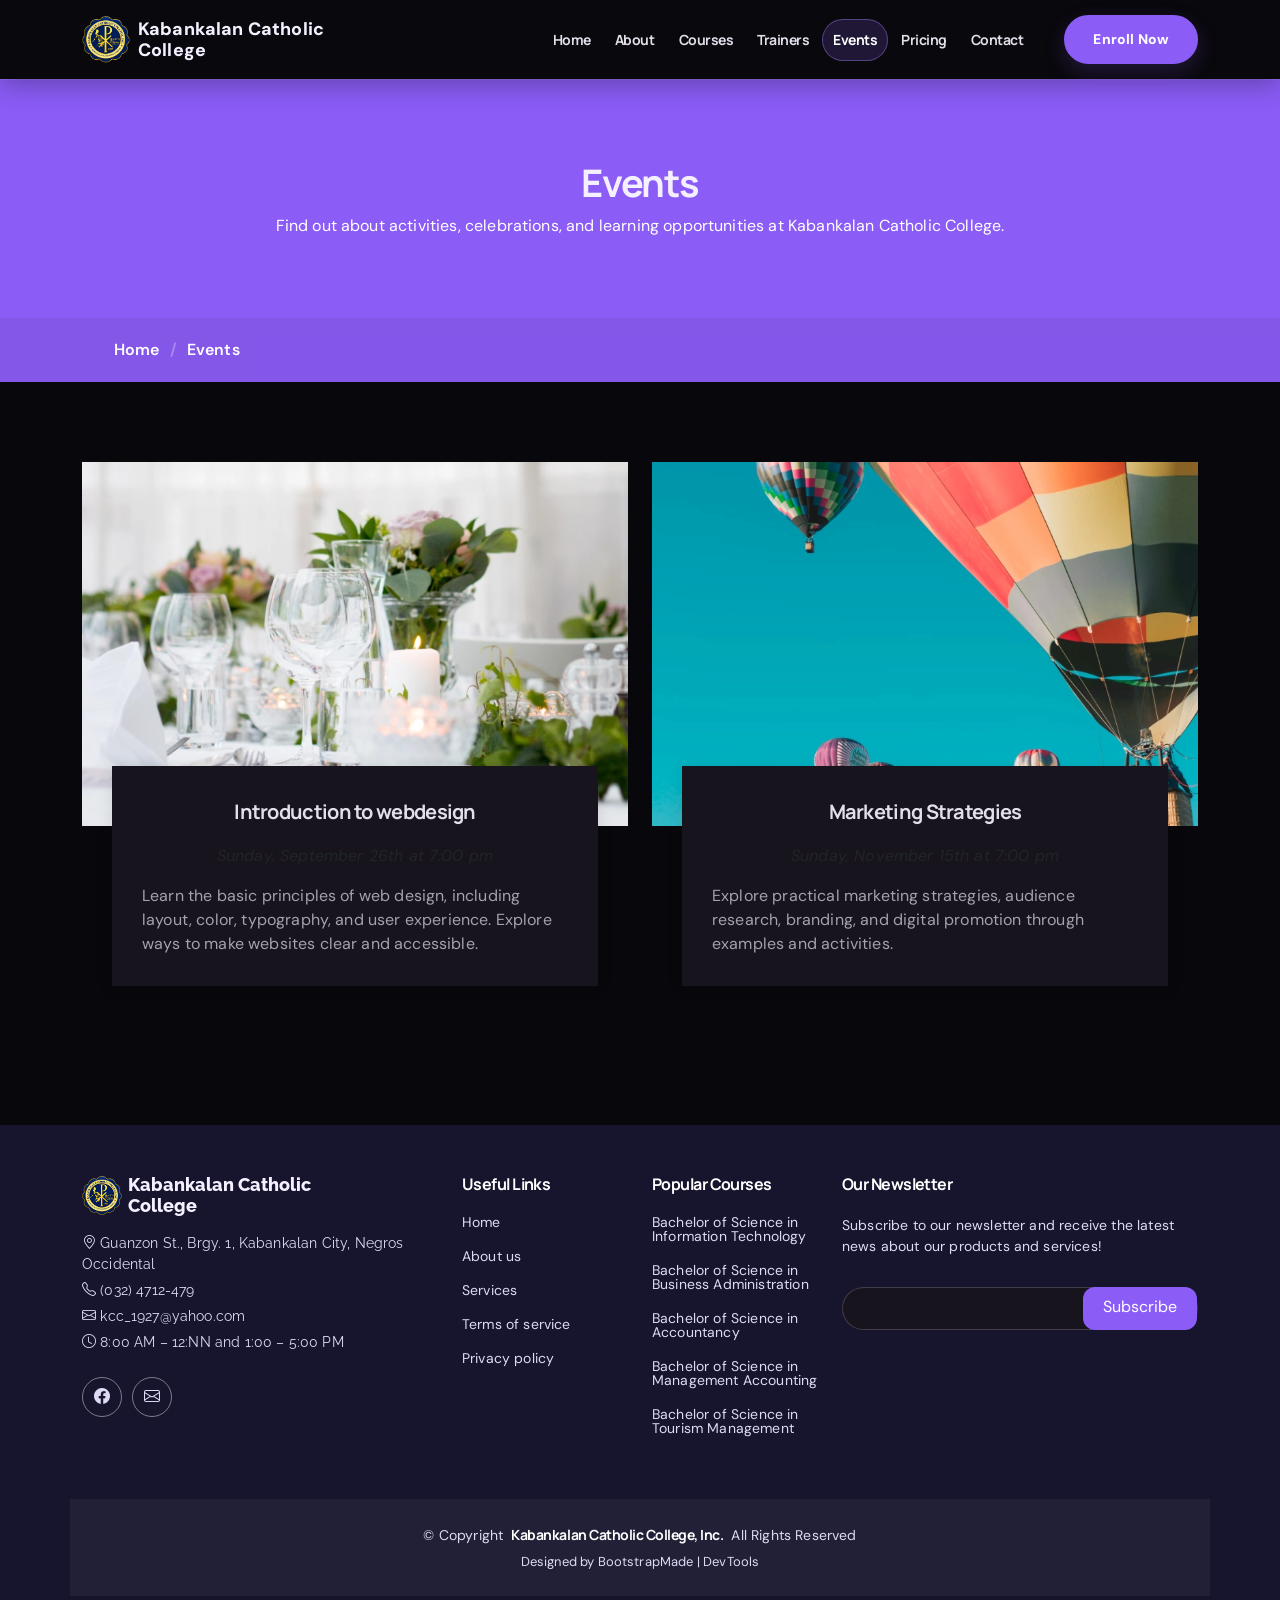
<file: events.html>
<!DOCTYPE html>
<html lang="en">

<head>
  <meta charset="utf-8">
  <meta content="width=device-width, initial-scale=1.0" name="viewport"> 
  <title>Events-Kabankalan Catholic College, Inc.</title>
    
  <meta name="description" content="Kabankalan Catholic College, Inc. offers Catholic education in Kabankalan City, Negros Occidental.">
  <meta name="keywords" content="">

  <!-- Favicons -->
  <link href="assets/img/kcclogo1.png" rel="icon">
  <link href="assets/img/kcclogo1.png" rel="apple-touch-icon">

  <!-- Fonts -->
  <link href="https://fonts.googleapis.com" rel="preconnect">
  <link href="https://fonts.gstatic.com" rel="preconnect" crossorigin>
  <link href="https://fonts.googleapis.com/css2?family=Open+Sans:ital,wght@0,300;0,400;0,500;0,600;0,700;0,800;1,300;1,400;1,500;1,600;1,700;1,800&family=Poppins:ital,wght@0,100;0,200;0,300;0,400;0,500;0,600;0,700;0,800;0,900;1,100;1,200;1,300;1,400;1,500;1,600;1,700;1,800;1,900&family=Raleway:ital,wght@0,100;0,200;0,300;0,400;0,500;0,600;0,700;0,800;0,900;1,100;1,200;1,300;1,400;1,500;1,600;1,700;1,800;1,900&display=swap" rel="stylesheet">

  <!-- Vendor CSS Files -->
  <link href="assets/vendor/bootstrap/css/bootstrap.min.css" rel="stylesheet">
  <link href="assets/vendor/bootstrap-icons/bootstrap-icons.css" rel="stylesheet">
  <link href="assets/vendor/aos/aos.css" rel="stylesheet">
  <link href="assets/vendor/glightbox/css/glightbox.min.css" rel="stylesheet">
  <link href="assets/vendor/swiper/swiper-bundle.min.css" rel="stylesheet">

  <!-- Main CSS File -->
  <link href="assets/css/main.css" rel="stylesheet">
  <link href="assets/css/brightpath-theme.css" rel="stylesheet">
</head>

<body class="events-page">

  <header id="header" class="header d-flex align-items-center sticky-top">
    <div class="container-fluid container-xl position-relative d-flex align-items-center">

      <a href="index.html" class="logo d-flex align-items-center me-auto">
        <img src="assets/img/kcclogo1.png" alt="KCC logo">
        <span class="college-name">Kabankalan Catholic College</span>
      </a>

      <nav id="navmenu" class="navmenu">
        <ul>
          <li><a href="index.html">Home</a></li>
          <li><a href="about.html">About</a></li>
          <li><a href="courses.html">Courses</a></li>
          <li><a href="trainers.html">Trainers</a></li>
          <li><a href="events.html" class="active">Events</a></li>
          <li><a href="pricing.html">Pricing</a></li>
          <li><a href="contact.html">Contact</a></li>
        </ul>
        <button type="button" class="mobile-nav-toggle d-xl-none bi bi-list" aria-label="Open site navigation"></button>
      </nav>

      <a class="btn-getstarted" href="courses.html">Enroll Now</a>

    </div>
  </header>

  <main class="main">

    <!-- Page Title -->
    <div class="page-title" data-aos="fade">
      <div class="heading">
        <div class="container">
          <div class="row d-flex justify-content-center text-center">
            <div class="col-lg-8">
              <h1>Events</h1>
              <p class="mb-0">Find out about activities, celebrations, and learning opportunities at Kabankalan Catholic College.</p>
            </div>
          </div>
        </div>
      </div>
      <nav class="breadcrumbs">
        <div class="container">
          <ol>
            <li><a href="index.html">Home</a></li>
            <li class="current">Events</li>
          </ol>
        </div>
      </nav>
    </div><!-- End Page Title -->

    <!-- Events Section -->
    <section id="events" class="events section">

      <div class="container" data-aos="fade-up">

        <div class="row">
          <div class="col-md-6 d-flex align-items-stretch">
            <div class="card">
              <div class="card-img">
                <img src="assets/img/event/event-item-1.webp" alt="...">
              </div>
              <div class="card-body">
                <h5 class="card-title"><a href="">Introduction to webdesign</a></h5>
                <p class="fst-italic text-center">Sunday, September 26th at 7:00 pm</p>
                <p class="card-text">Learn the basic principles of web design, including layout, color, typography, and user experience. Explore ways to make websites clear and accessible.</p>
              </div>
            </div>
          </div>
          <div class="col-md-6 d-flex align-items-stretch">
            <div class="card">
              <div class="card-img">
                <img src="assets/img/event/event-item-2.webp" alt="...">
              </div>
              <div class="card-body">
                <h5 class="card-title"><a href="">Marketing Strategies</a></h5>
                <p class="fst-italic text-center">Sunday, November 15th at 7:00 pm</p>
                <p class="card-text">Explore practical marketing strategies, audience research, branding, and digital promotion through examples and activities.</p>
              </div>
            </div>

          </div>
        </div>

      </div>

    </section><!-- /Events Section -->

  </main>

  <footer id="footer" class="footer position-relative light-background">

    <div class="container footer-top">
      <div class="row gy-4">
        <div class="col-lg-4 col-md-6 footer-about">
          <a href="index.html" class="logo d-flex align-items-center">
            <img src="assets/img/kcclogo1.png" alt="">
            <span class="college-name">Kabankalan Catholic College</span>
          </a>
          <div class="footer-contact pt-3">
            <p><i class="bi bi-geo-alt"></i> Guanzon St., Brgy. 1, Kabankalan City, Negros Occidental</p>
            <p><i class="bi bi-telephone"></i> (032) 4712-479</p>
            <p><i class="bi bi-envelope"></i> <a href="mailto:kcc_1927@yahoo.com">kcc_1927@yahoo.com</a></p>
            <p><i class="bi bi-clock"></i> 8:00 AM – 12:NN and 1:00 – 5:00 PM</p>
          </div>
          <div class="social-links d-flex mt-4">
            <a href="https://www.facebook.com/KCCInc1927" target="_blank" rel="noopener noreferrer" aria-label="Kabankalan Catholic College on Facebook"><i class="bi bi-facebook"></i></a>
            <a href="mailto:kcc_1927@yahoo.com" aria-label="Email Kabankalan Catholic College"><i class="bi bi-envelope"></i></a>
          </div>
        </div>

        <div class="col-lg-2 col-md-3 footer-links">
          <h4>Useful Links</h4>
          <ul>
            <li><a href="#">Home</a></li>
            <li><a href="#">About us</a></li>
            <li><a href="#">Services</a></li>
            <li><a href="#">Terms of service</a></li>
            <li><a href="#">Privacy policy</a></li>
          </ul>
        </div>

        <div class="col-lg-2 col-md-3 footer-links">
          <h4>Popular Courses</h4>
          <ul>
            <li><a href="courses.html">Bachelor of Science in Information Technology</a></li>
            <li><a href="courses.html">Bachelor of Science in Business Administration</a></li>
            <li><a href="courses.html">Bachelor of Science in Accountancy</a></li>
            <li><a href="courses.html">Bachelor of Science in Management Accounting</a></li>
            <li><a href="courses.html">Bachelor of Science in Tourism Management</a></li>
          </ul>
        </div>

        <div class="col-lg-4 col-md-12 footer-newsletter">
          <h4>Our Newsletter</h4>
          <p>Subscribe to our newsletter and receive the latest news about our products and services!</p>
          <form action="#" method="post" class="email-form">
            <div class="newsletter-form"><input type="email" name="email"><input type="submit" value="Subscribe"></div>
            <div class="loading">Loading</div>
            <div class="error-message"></div>
            <div class="sent-message">Your subscription request has been sent. Thank you!</div>
          </form>
        </div>

      </div>
    </div>

    <div class="container copyright text-center mt-4">
      <p>© <span>Copyright</span> <strong class="px-1 sitename">Kabankalan Catholic College, Inc.</strong> <span>All Rights Reserved</span></p>
      <div class="credits">
        <!-- All the links in the footer should remain intact. -->
        <!-- You can delete the links only if you've purchased the pro version. -->
        <!-- Licensing information: https://bootstrapmade.com/license/ -->
        Designed by <a href="https://bootstrapmade.com/">BootstrapMade</a> | <a href="https://bootstrapmade.com/tools/">DevTools</a>
      </div>
    </div>

  </footer>

  <!-- Scroll Top -->
  <a href="#" id="scroll-top" class="scroll-top d-flex align-items-center justify-content-center"><i class="bi bi-arrow-up-short"></i></a>

  <!-- Preloader -->
  <div id="preloader"></div>

  <!-- Vendor JS Files -->
  <script src="assets/vendor/bootstrap/js/bootstrap.bundle.min.js"></script>
  <script src="assets/vendor/aos/aos.js"></script>
  <script src="assets/vendor/glightbox/js/glightbox.min.js"></script>
  <script src="assets/vendor/purecounter/purecounter_vanilla.js"></script>
  <script src="assets/vendor/swiper/swiper-bundle.min.js"></script>

  <!-- Main JS File -->
  <script src="assets/js/main.js"></script>

</body>

</html>
</file>
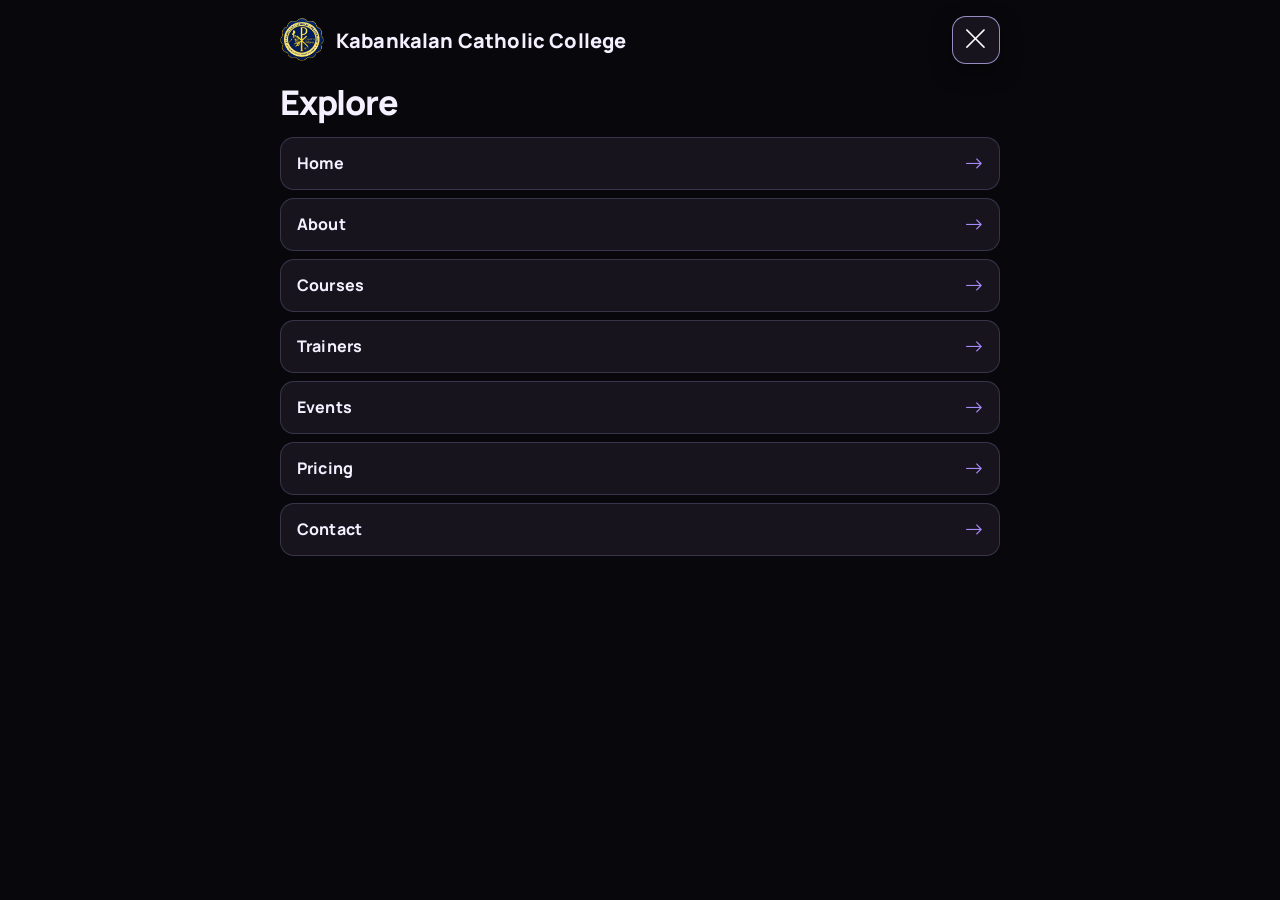
<file: mobile-menu.html>
<!DOCTYPE html>
<html lang="en">
<head>
  <meta charset="utf-8">
  <meta content="width=device-width, initial-scale=1.0" name="viewport">
  <title>Navigation - Kabankalan Catholic College</title>
  <meta name="description" content="Navigate the Kabankalan Catholic College website.">
  <link href="assets/img/kcclogo1.png" rel="icon">
  <link href="assets/vendor/bootstrap/css/bootstrap.min.css" rel="stylesheet">
  <link href="assets/vendor/bootstrap-icons/bootstrap-icons.css" rel="stylesheet">
  <link href="assets/css/main.css" rel="stylesheet">
  <link href="assets/css/brightpath-theme.css" rel="stylesheet">
</head>
<body class="mobile-menu-page">
  <main class="mobile-menu-shell">
    <header class="mobile-menu-header">
      <a class="mobile-menu-brand" href="index.html">
        <img src="assets/img/kcclogo1.png" alt="">
        <span>Kabankalan Catholic College</span>
      </a>
      <a class="mobile-menu-close" href="index.html" aria-label="Close navigation and return">
        <i class="bi bi-x-lg" aria-hidden="true"></i>
      </a>
    </header>

    <h1 class="mobile-menu-title">Explore</h1>
    <nav aria-label="Site navigation">
      <ul class="mobile-menu-links">
        <li><a href="index.html"><span>Home</span><i class="bi bi-arrow-right" aria-hidden="true"></i></a></li>
        <li><a href="about.html"><span>About</span><i class="bi bi-arrow-right" aria-hidden="true"></i></a></li>
        <li><a href="courses.html"><span>Courses</span><i class="bi bi-arrow-right" aria-hidden="true"></i></a></li>
        <li><a href="trainers.html"><span>Trainers</span><i class="bi bi-arrow-right" aria-hidden="true"></i></a></li>
        <li><a href="events.html"><span>Events</span><i class="bi bi-arrow-right" aria-hidden="true"></i></a></li>
        <li><a href="pricing.html"><span>Pricing</span><i class="bi bi-arrow-right" aria-hidden="true"></i></a></li>
        <li><a href="contact.html"><span>Contact</span><i class="bi bi-arrow-right" aria-hidden="true"></i></a></li>
      </ul>
    </nav>
  </main>
  <script src="assets/js/mobile-menu.js"></script>
</body>
</html>
</file>
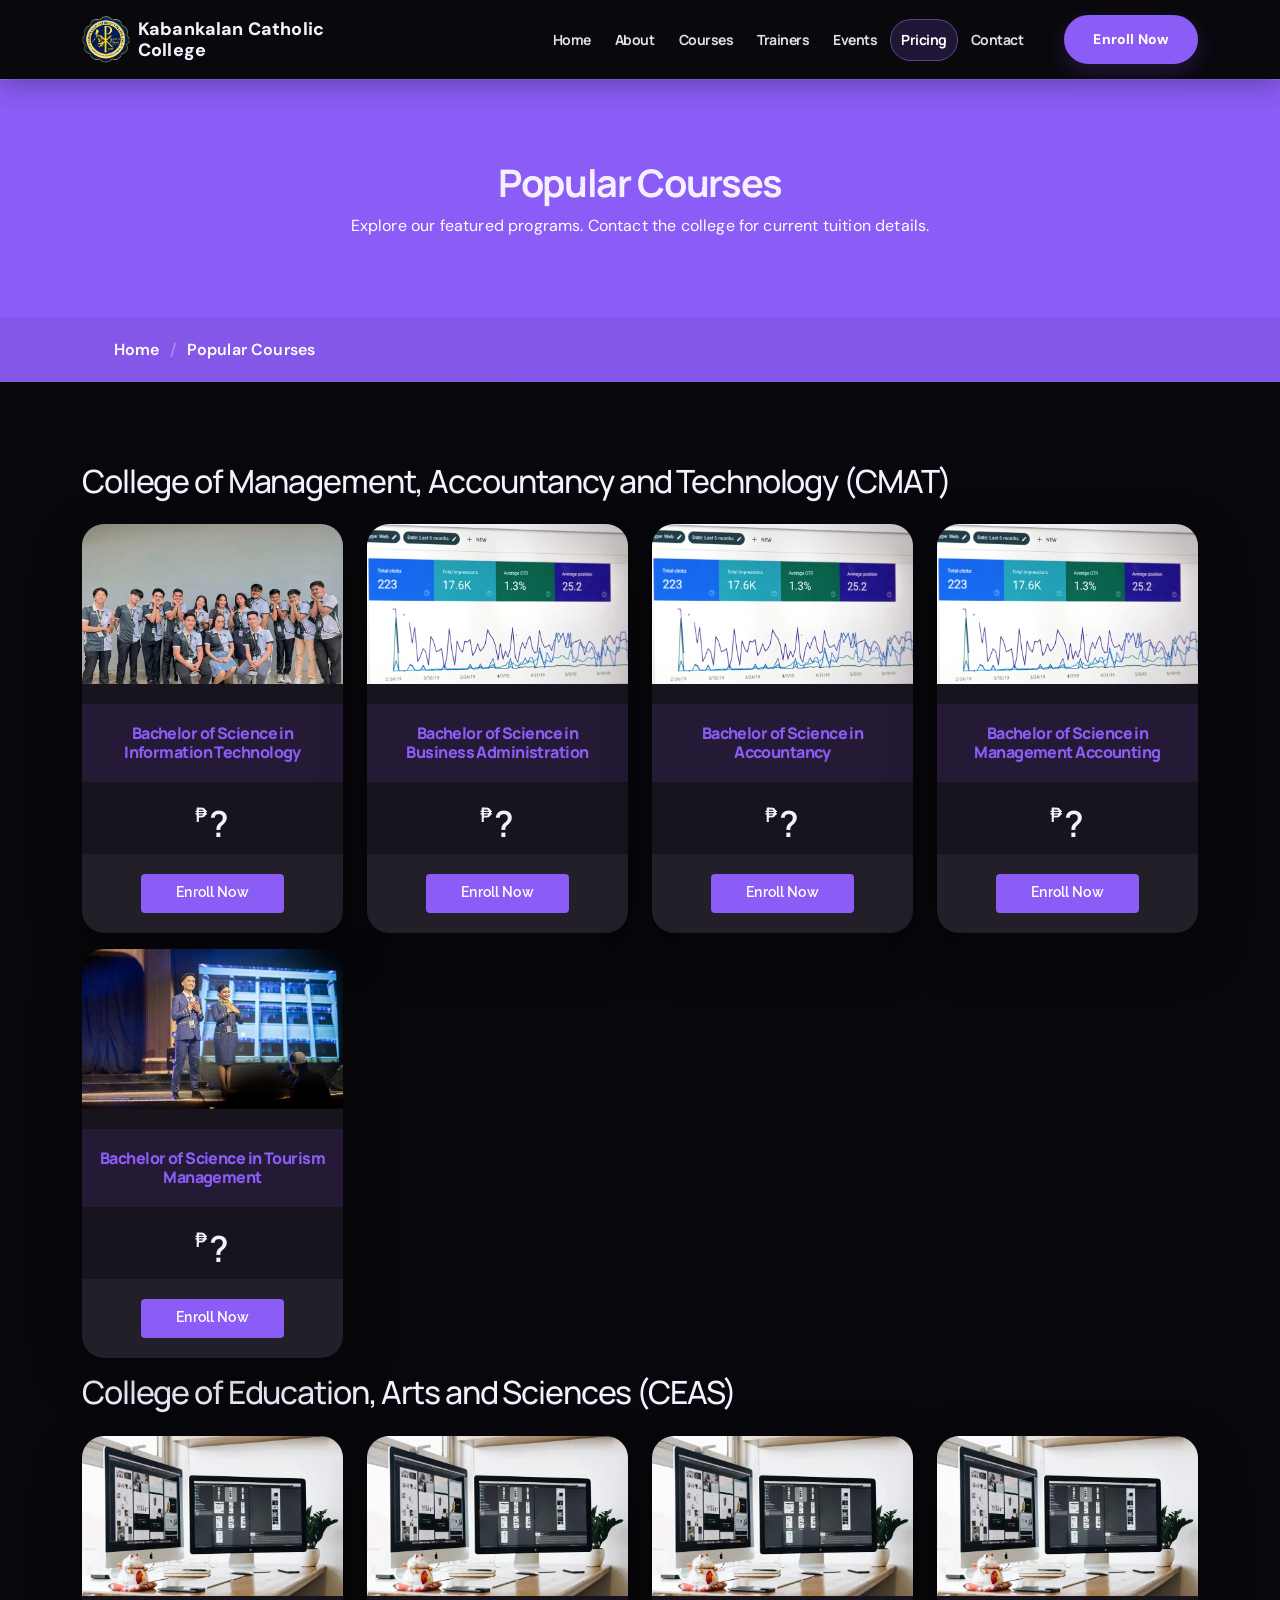
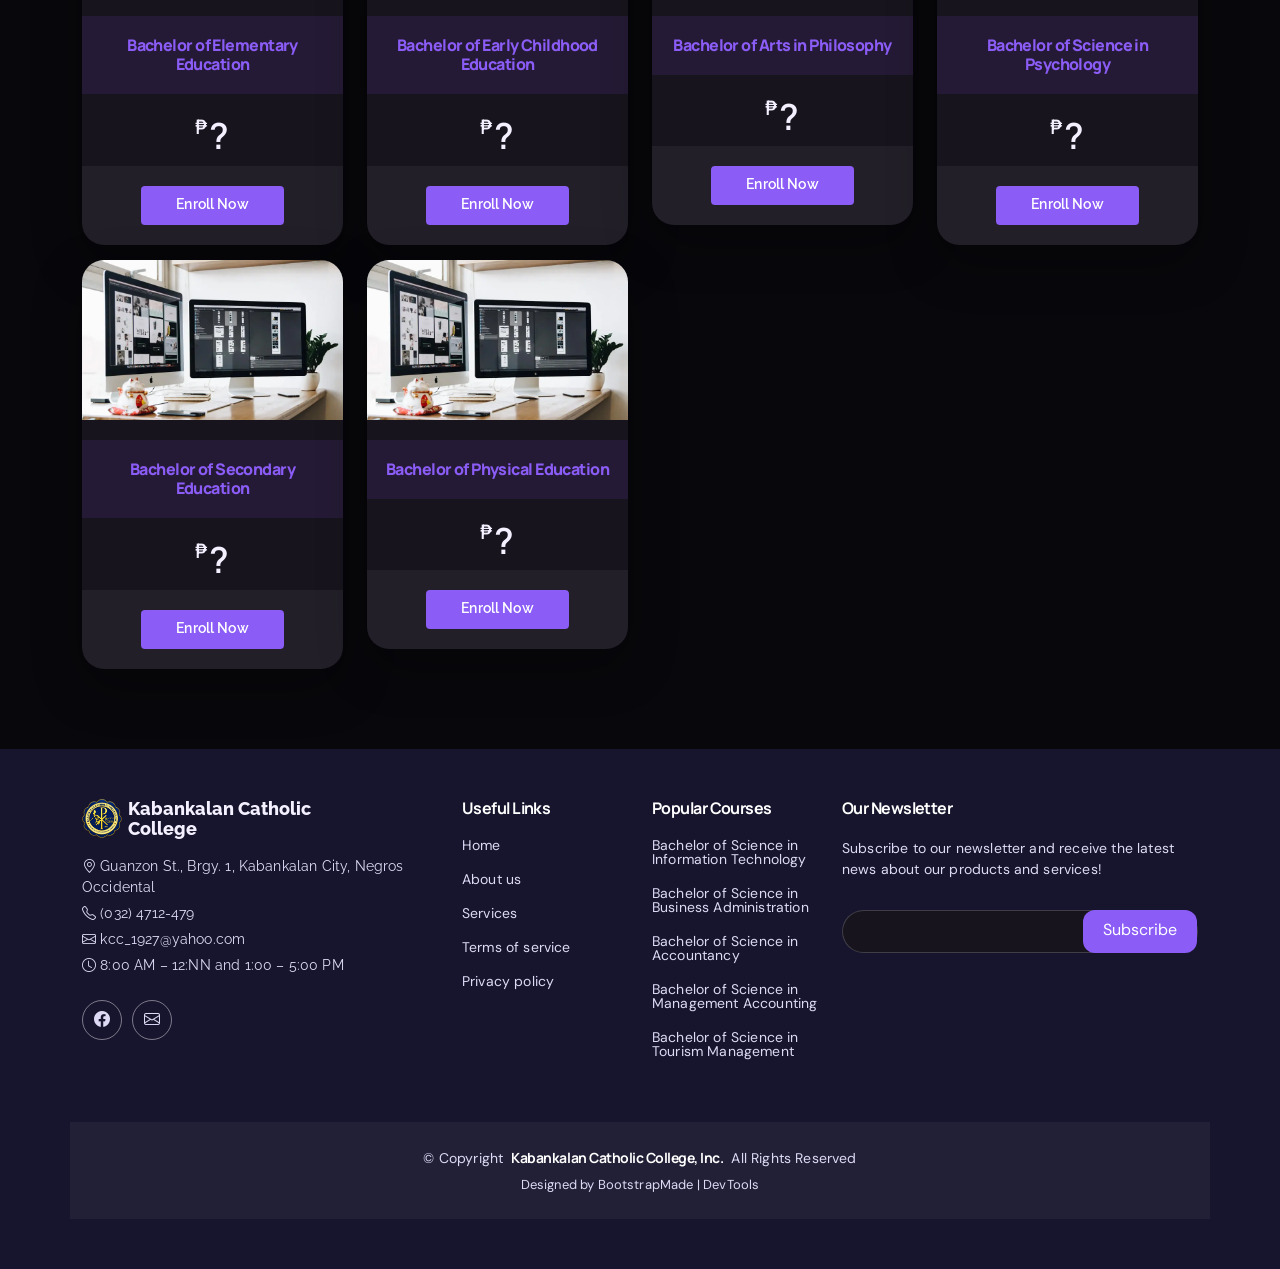
<file: pricing.html>
<!DOCTYPE html>
<html lang="en">

<head>
  <meta charset="utf-8">
  <meta content="width=device-width, initial-scale=1.0" name="viewport"> 
  <title>Pricing-Kabankalan Catholic College, Inc.</title>
    
  <meta name="description" content="Kabankalan Catholic College, Inc. offers Catholic education in Kabankalan City, Negros Occidental.">
  <meta name="keywords" content="">

  <!-- Favicons -->
  <link href="assets/img/kcclogo1.png" rel="icon">
  <link href="assets/img/kcclogo1.png" rel="apple-touch-icon">

  <!-- Fonts -->
  <link href="https://fonts.googleapis.com" rel="preconnect">
  <link href="https://fonts.gstatic.com" rel="preconnect" crossorigin>
  <link href="https://fonts.googleapis.com/css2?family=Open+Sans:ital,wght@0,300;0,400;0,500;0,600;0,700;0,800;1,300;1,400;1,500;1,600;1,700;1,800&family=Poppins:ital,wght@0,100;0,200;0,300;0,400;0,500;0,600;0,700;0,800;0,900;1,100;1,200;1,300;1,400;1,500;1,600;1,700;1,800;1,900&family=Raleway:ital,wght@0,100;0,200;0,300;0,400;0,500;0,600;0,700;0,800;0,900;1,100;1,200;1,300;1,400;1,500;1,600;1,700;1,800;1,900&display=swap" rel="stylesheet">

  <!-- Vendor CSS Files -->
  <link href="assets/vendor/bootstrap/css/bootstrap.min.css" rel="stylesheet">
  <link href="assets/vendor/bootstrap-icons/bootstrap-icons.css" rel="stylesheet">
  <link href="assets/vendor/aos/aos.css" rel="stylesheet">
  <link href="assets/vendor/glightbox/css/glightbox.min.css" rel="stylesheet">
  <link href="assets/vendor/swiper/swiper-bundle.min.css" rel="stylesheet">

  <!-- Main CSS File -->
  <link href="assets/css/main.css" rel="stylesheet">
  <link href="assets/css/brightpath-theme.css" rel="stylesheet">
</head>

<body class="pricing-page">

  <header id="header" class="header d-flex align-items-center sticky-top">
    <div class="container-fluid container-xl position-relative d-flex align-items-center">

      <a href="index.html" class="logo d-flex align-items-center me-auto">
        <img src="assets/img/kcclogo1.png" alt="KCC logo">
        <span class="college-name">Kabankalan Catholic College</span>
      </a>

      <nav id="navmenu" class="navmenu">
        <ul>
          <li><a href="index.html">Home</a></li>
          <li><a href="about.html">About</a></li>
          <li><a href="courses.html">Courses</a></li>
          <li><a href="trainers.html">Trainers</a></li>
          <li><a href="events.html">Events</a></li>
          <li><a href="pricing.html" class="active">Pricing</a></li>
          <li><a href="contact.html">Contact</a></li>
        </ul>
        <button type="button" class="mobile-nav-toggle d-xl-none bi bi-list" aria-label="Open site navigation"></button>
      </nav>

      <a class="btn-getstarted" href="courses.html">Enroll Now</a>

    </div>
  </header>

  <main class="main">

    <!-- Page Title -->
    <div class="page-title" data-aos="fade">
      <div class="heading">
        <div class="container">
          <div class="row d-flex justify-content-center text-center">
            <div class="col-lg-8">
              <h1>Popular Courses</h1>
              <p class="mb-0">Explore our featured programs. Contact the college for current tuition details.</p>
            </div>
          </div>
        </div>
      </div>
      <nav class="breadcrumbs">
        <div class="container">
          <ol>
            <li><a href="index.html">Home</a></li>
            <li class="current">Popular Courses</li>
          </ol>
        </div>
      </nav>
    </div><!-- End Page Title -->

    <!-- Pricing Section -->
    <section id="pricing" class="pricing section">

      <div class="container">

        <div class="row gy-3">

          <div class="col-12">
            <h2>College of Management, Accountancy and Technology (CMAT)</h2>
          </div>

          <div class="col-xl-3 col-lg-4 col-md-6" data-aos="fade-up" data-aos-delay="100">
            <div class="pricing-item">
              <img src="assets/img/course/BSIT.jpg" class="course-image" alt="BSIT course">
              <h3>Bachelor of Science in Information Technology</h3>
              <h4><sup>₱</sup>?</h4>
              <div class="btn-wrap">
                <a href="courses.html" class="btn-buy">Enroll Now</a>
              </div>
            </div>
          </div><!-- End Course Item -->

          <div class="col-xl-3 col-lg-4 col-md-6" data-aos="fade-up" data-aos-delay="200">
            <div class="pricing-item">
              <img src="assets/img/course/course-2.webp" class="course-image" alt="BSBA course">
              <h3>Bachelor of Science in Business Administration</h3>
              <h4><sup>₱</sup>?</h4>
              <div class="btn-wrap">
                <a href="courses.html" class="btn-buy">Enroll Now</a>
              </div>
            </div>
          </div><!-- End Course Item -->

          <div class="col-xl-3 col-lg-4 col-md-6" data-aos="fade-up" data-aos-delay="300">
            <div class="pricing-item">
              <img src="assets/img/course/course-2.webp" class="course-image" alt="BSA course">
              <h3>Bachelor of Science in Accountancy</h3>
              <h4><sup>₱</sup>?</h4>
              <div class="btn-wrap">
                <a href="courses.html" class="btn-buy">Enroll Now</a>
              </div>
            </div>
          </div><!-- End Course Item -->

          <div class="col-xl-3 col-lg-4 col-md-6" data-aos="fade-up" data-aos-delay="400">
            <div class="pricing-item">
              <img src="assets/img/course/course-2.webp" class="course-image" alt="BSMA course">
              <h3>Bachelor of Science in Management Accounting</h3>
              <h4><sup>₱</sup>?</h4>
              <div class="btn-wrap">
                <a href="courses.html" class="btn-buy">Enroll Now</a>
              </div>
            </div>
          </div><!-- End Course Item -->

          <div class="col-xl-3 col-lg-4 col-md-6" data-aos="fade-up" data-aos-delay="500">
            <div class="pricing-item">
              <img src="assets/img/course/tourism.jpg" class="course-image" alt="BSTM course">
              <h3>Bachelor of Science in Tourism Management</h3>
              <h4><sup>₱</sup>?</h4>
              <div class="btn-wrap">
                <a href="courses.html" class="btn-buy">Enroll Now</a>
              </div>
            </div>
          </div><!-- End Course Item -->

          <div class="col-12">
            <h2>College of Education, Arts and Sciences (CEAS)</h2>
          </div>

          <div class="col-xl-3 col-lg-4 col-md-6" data-aos="fade-up" data-aos-delay="600">
            <div class="pricing-item">
              <img src="assets/img/course/course-1.webp" class="course-image" alt="BEEd course">
              <h3>Bachelor of Elementary Education</h3>
              <h4><sup>₱</sup>?</h4>
              <div class="btn-wrap">
                <a href="courses.html" class="btn-buy">Enroll Now</a>
              </div>
            </div>
          </div><!-- End Course Item -->

          <div class="col-xl-3 col-lg-4 col-md-6" data-aos="fade-up" data-aos-delay="700">
            <div class="pricing-item">
              <img src="assets/img/course/course-1.webp" class="course-image" alt="BECEd course">
              <h3>Bachelor of Early Childhood Education</h3>
              <h4><sup>₱</sup>?</h4>
              <div class="btn-wrap">
                <a href="courses.html" class="btn-buy">Enroll Now</a>
              </div>
            </div>
          </div><!-- End Course Item -->

          <div class="col-xl-3 col-lg-4 col-md-6" data-aos="fade-up" data-aos-delay="800">
            <div class="pricing-item">
              <img src="assets/img/course/course-1.webp" class="course-image" alt="AB Philosophy course">
              <h3>Bachelor of Arts in Philosophy</h3>
              <h4><sup>₱</sup>?</h4>
              <div class="btn-wrap">
                <a href="courses.html" class="btn-buy">Enroll Now</a>
              </div>
            </div>
          </div><!-- End Course Item -->

          <div class="col-xl-3 col-lg-4 col-md-6" data-aos="fade-up" data-aos-delay="900">
            <div class="pricing-item">
              <img src="assets/img/course/course-1.webp" class="course-image" alt="BS Psychology course">
              <h3>Bachelor of Science in Psychology</h3>
              <h4><sup>₱</sup>?</h4>
              <div class="btn-wrap">
                <a href="courses.html" class="btn-buy">Enroll Now</a>
              </div>
            </div>
          </div><!-- End Course Item -->

          <div class="col-xl-3 col-lg-4 col-md-6" data-aos="fade-up" data-aos-delay="1000">
            <div class="pricing-item">
              <img src="assets/img/course/course-1.webp" class="course-image" alt="BSEd course">
              <h3>Bachelor of Secondary Education</h3>
              <h4><sup>₱</sup>?</h4>
              <div class="btn-wrap">
                <a href="courses.html" class="btn-buy">Enroll Now</a>
              </div>
            </div>
          </div><!-- End Course Item -->

          <div class="col-xl-3 col-lg-4 col-md-6" data-aos="fade-up" data-aos-delay="1100">
            <div class="pricing-item">
              <img src="assets/img/course/course-1.webp" class="course-image" alt="BPEd course">
              <h3>Bachelor of Physical Education</h3>
              <h4><sup>₱</sup>?</h4>
              <div class="btn-wrap">
                <a href="courses.html" class="btn-buy">Enroll Now</a>
              </div>
            </div>
          </div><!-- End Course Item -->

        </div>

      </div>

    </section><!-- /Pricing Section -->

  </main>

  <footer id="footer" class="footer position-relative light-background">

    <div class="container footer-top">
      <div class="row gy-4">
        <div class="col-lg-4 col-md-6 footer-about">
          <a href="index.html" class="logo d-flex align-items-center">
            <img src="assets/img/kcclogo1.png" alt="">
            <span class="college-name">Kabankalan Catholic College</span>
          </a>
          <div class="footer-contact pt-3">
            <p><i class="bi bi-geo-alt"></i> Guanzon St., Brgy. 1, Kabankalan City, Negros Occidental</p>
            <p><i class="bi bi-telephone"></i> (032) 4712-479</p>
            <p><i class="bi bi-envelope"></i> <a href="mailto:kcc_1927@yahoo.com">kcc_1927@yahoo.com</a></p>
            <p><i class="bi bi-clock"></i> 8:00 AM – 12:NN and 1:00 – 5:00 PM</p>
          </div>
          <div class="social-links d-flex mt-4">
            <a href="https://www.facebook.com/KCCInc1927" target="_blank" rel="noopener noreferrer" aria-label="Kabankalan Catholic College on Facebook"><i class="bi bi-facebook"></i></a>
            <a href="mailto:kcc_1927@yahoo.com" aria-label="Email Kabankalan Catholic College"><i class="bi bi-envelope"></i></a>
          </div>
        </div>

        <div class="col-lg-2 col-md-3 footer-links">
          <h4>Useful Links</h4>
          <ul>
            <li><a href="#">Home</a></li>
            <li><a href="#">About us</a></li>
            <li><a href="#">Services</a></li>
            <li><a href="#">Terms of service</a></li>
            <li><a href="#">Privacy policy</a></li>
          </ul>
        </div>

        <div class="col-lg-2 col-md-3 footer-links">
          <h4>Popular Courses</h4>
          <ul>
            <li><a href="courses.html">Bachelor of Science in Information Technology</a></li>
            <li><a href="courses.html">Bachelor of Science in Business Administration</a></li>
            <li><a href="courses.html">Bachelor of Science in Accountancy</a></li>
            <li><a href="courses.html">Bachelor of Science in Management Accounting</a></li>
            <li><a href="courses.html">Bachelor of Science in Tourism Management</a></li>
          </ul>
        </div>

        <div class="col-lg-4 col-md-12 footer-newsletter">
          <h4>Our Newsletter</h4>
          <p>Subscribe to our newsletter and receive the latest news about our products and services!</p>
          <form action="#" method="post" class="email-form">
            <div class="newsletter-form"><input type="email" name="email"><input type="submit" value="Subscribe"></div>
            <div class="loading">Loading</div>
            <div class="error-message"></div>
            <div class="sent-message">Your subscription request has been sent. Thank you!</div>
          </form>
        </div>

      </div>
    </div>

    <div class="container copyright text-center mt-4">
      <p>© <span>Copyright</span> <strong class="px-1 sitename">Kabankalan Catholic College, Inc.</strong> <span>All Rights Reserved</span></p>
      <div class="credits">
        <!-- All the links in the footer should remain intact. -->
        <!-- You can delete the links only if you've purchased the pro version. -->
        <!-- Licensing information: https://bootstrapmade.com/license/ -->
        Designed by <a href="https://bootstrapmade.com/">BootstrapMade</a> | <a href="https://bootstrapmade.com/tools/">DevTools</a>
      </div>
    </div>

  </footer>

  <!-- Scroll Top -->
  <a href="#" id="scroll-top" class="scroll-top d-flex align-items-center justify-content-center"><i class="bi bi-arrow-up-short"></i></a>

  <!-- Preloader -->
  <div id="preloader"></div>

  <!-- Vendor JS Files -->
  <script src="assets/vendor/bootstrap/js/bootstrap.bundle.min.js"></script>
  <script src="assets/vendor/aos/aos.js"></script>
  <script src="assets/vendor/glightbox/js/glightbox.min.js"></script>
  <script src="assets/vendor/purecounter/purecounter_vanilla.js"></script>
  <script src="assets/vendor/swiper/swiper-bundle.min.js"></script>

  <!-- Main JS File -->
  <script src="assets/js/main.js"></script>

</body>

</html>
</file>
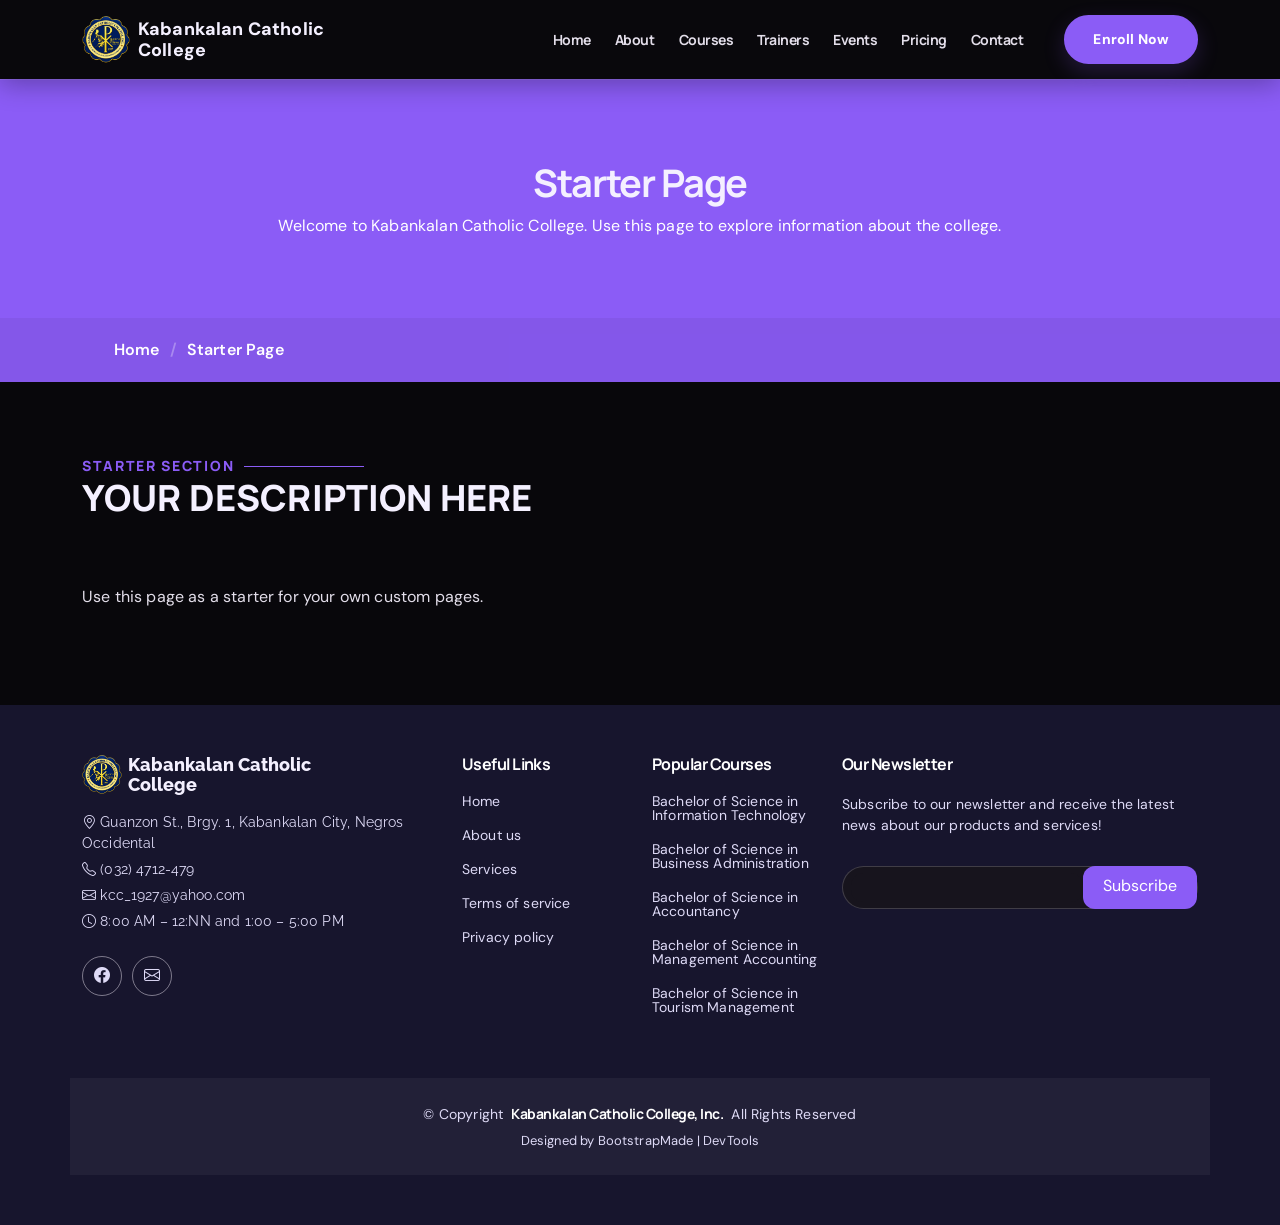
<file: starter-page.html>
<!DOCTYPE html>
<html lang="en">

<head>
  <meta charset="utf-8">
  <meta content="width=device-width, initial-scale=1.0" name="viewport">
  <title>Starter Page | Kabankalan Catholic College, Inc.</title>
  <meta name="description" content="Kabankalan Catholic College, Inc. offers Catholic education in Kabankalan City, Negros Occidental.">
  <meta name="keywords" content="">

  <!-- Favicons -->
  <link href="assets/img/favicon.png" rel="icon">
  <link href="assets/img/apple-touch-icon.png" rel="apple-touch-icon">

  <!-- Fonts -->
  <link href="https://fonts.googleapis.com" rel="preconnect">
  <link href="https://fonts.gstatic.com" rel="preconnect" crossorigin>
  <link href="https://fonts.googleapis.com/css2?family=Open+Sans:ital,wght@0,300;0,400;0,500;0,600;0,700;0,800;1,300;1,400;1,500;1,600;1,700;1,800&family=Poppins:ital,wght@0,100;0,200;0,300;0,400;0,500;0,600;0,700;0,800;0,900;1,100;1,200;1,300;1,400;1,500;1,600;1,700;1,800;1,900&family=Raleway:ital,wght@0,100;0,200;0,300;0,400;0,500;0,600;0,700;0,800;0,900;1,100;1,200;1,300;1,400;1,500;1,600;1,700;1,800;1,900&display=swap" rel="stylesheet">

  <!-- Vendor CSS Files -->
  <link href="assets/vendor/bootstrap/css/bootstrap.min.css" rel="stylesheet">
  <link href="assets/vendor/bootstrap-icons/bootstrap-icons.css" rel="stylesheet">
  <link href="assets/vendor/aos/aos.css" rel="stylesheet">
  <link href="assets/vendor/glightbox/css/glightbox.min.css" rel="stylesheet">
  <link href="assets/vendor/swiper/swiper-bundle.min.css" rel="stylesheet">

  <!-- Main CSS File -->
  <link href="assets/css/main.css" rel="stylesheet">
  <link href="assets/css/brightpath-theme.css" rel="stylesheet">

  <!-- =======================================================
  * Template Name: Landing Page
  * Template URL: https://bootstrapmade.com/mentor-free-education-bootstrap-theme/
  * Updated: Jul 07 2025 with Bootstrap v5.3.7
  * Author: BootstrapMade.com
  * License: https://bootstrapmade.com/license/
  ======================================================== -->
</head>

<body class="starter-page-page">

  <header id="header" class="header d-flex align-items-center sticky-top">
    <div class="container-fluid container-xl position-relative d-flex align-items-center">

      <a href="index.html" class="logo d-flex align-items-center me-auto">
        <img src="assets/img/kcclogo1.png" alt="KCC logo">
        <span class="college-name">Kabankalan Catholic College</span>
      </a>

      <nav id="navmenu" class="navmenu">
        <ul>
          <li><a href="index.html">Home</a></li>
          <li><a href="about.html">About</a></li>
          <li><a href="courses.html">Courses</a></li>
          <li><a href="trainers.html">Trainers</a></li>
          <li><a href="events.html">Events</a></li>
          <li><a href="pricing.html">Pricing</a></li>
          <li><a href="contact.html">Contact</a></li>
        </ul>
        <button type="button" class="mobile-nav-toggle d-xl-none bi bi-list" aria-label="Open site navigation"></button>
      </nav>

      <a class="btn-getstarted" href="courses.html">Enroll Now</a>

    </div>
  </header>

  <main class="main">

    <!-- Page Title -->
    <div class="page-title" data-aos="fade">
      <div class="heading">
        <div class="container">
          <div class="row d-flex justify-content-center text-center">
            <div class="col-lg-8">
              <h1>Starter Page</h1>
              <p class="mb-0">Welcome to Kabankalan Catholic College. Use this page to explore information about the college.</p>
            </div>
          </div>
        </div>
      </div>
      <nav class="breadcrumbs">
        <div class="container">
          <ol>
            <li><a href="index.html">Home</a></li>
            <li class="current">Starter Page</li>
          </ol>
        </div>
      </nav>
    </div><!-- End Page Title -->

    <!-- Starter Section Section -->
    <section id="starter-section" class="starter-section section">

      <!-- Section Title -->
      <div class="container section-title" data-aos="fade-up">
        <h2>Starter Section</h2>
        <p>Your Description Here<br></p>
      </div><!-- End Section Title -->

      <div class="container" data-aos="fade-up">
        <p>Use this page as a starter for your own custom pages.</p>
      </div>

    </section><!-- /Starter Section Section -->

  </main>

  <footer id="footer" class="footer position-relative light-background">

    <div class="container footer-top">
      <div class="row gy-4">
        <div class="col-lg-4 col-md-6 footer-about">
          <a href="index.html" class="logo d-flex align-items-center">
            <img src="assets/img/kcclogo1.png" alt="">
            <span class="college-name">Kabankalan Catholic College</span>
          </a>
          <div class="footer-contact pt-3">
            <p><i class="bi bi-geo-alt"></i> Guanzon St., Brgy. 1, Kabankalan City, Negros Occidental</p>
            <p><i class="bi bi-telephone"></i> (032) 4712-479</p>
            <p><i class="bi bi-envelope"></i> <a href="mailto:kcc_1927@yahoo.com">kcc_1927@yahoo.com</a></p>
            <p><i class="bi bi-clock"></i> 8:00 AM – 12:NN and 1:00 – 5:00 PM</p>
          </div>
          <div class="social-links d-flex mt-4">
            <a href="https://www.facebook.com/KCCInc1927" target="_blank" rel="noopener noreferrer" aria-label="Kabankalan Catholic College on Facebook"><i class="bi bi-facebook"></i></a>
            <a href="mailto:kcc_1927@yahoo.com" aria-label="Email Kabankalan Catholic College"><i class="bi bi-envelope"></i></a>
          </div>
        </div>

        <div class="col-lg-2 col-md-3 footer-links">
          <h4>Useful Links</h4>
          <ul>
            <li><a href="#">Home</a></li>
            <li><a href="#">About us</a></li>
            <li><a href="#">Services</a></li>
            <li><a href="#">Terms of service</a></li>
            <li><a href="#">Privacy policy</a></li>
          </ul>
        </div>

        <div class="col-lg-2 col-md-3 footer-links">
          <h4>Popular Courses</h4>
          <ul>
            <li><a href="courses.html">Bachelor of Science in Information Technology</a></li>
            <li><a href="courses.html">Bachelor of Science in Business Administration</a></li>
            <li><a href="courses.html">Bachelor of Science in Accountancy</a></li>
            <li><a href="courses.html">Bachelor of Science in Management Accounting</a></li>
            <li><a href="courses.html">Bachelor of Science in Tourism Management</a></li>
          </ul>
        </div>

        <div class="col-lg-4 col-md-12 footer-newsletter">
          <h4>Our Newsletter</h4>
          <p>Subscribe to our newsletter and receive the latest news about our products and services!</p>
          <form action="#" method="post" class="email-form">
            <div class="newsletter-form"><input type="email" name="email"><input type="submit" value="Subscribe"></div>
            <div class="loading">Loading</div>
            <div class="error-message"></div>
            <div class="sent-message">Your subscription request has been sent. Thank you!</div>
          </form>
        </div>

      </div>
    </div>

    <div class="container copyright text-center mt-4">
      <p>© <span>Copyright</span> <strong class="px-1 sitename">Kabankalan Catholic College, Inc.</strong> <span>All Rights Reserved</span></p>
      <div class="credits">
        <!-- All the links in the footer should remain intact. -->
        <!-- You can delete the links only if you've purchased the pro version. -->
        <!-- Licensing information: https://bootstrapmade.com/license/ -->
        Designed by <a href="https://bootstrapmade.com/">BootstrapMade</a> | <a href="https://bootstrapmade.com/tools/">DevTools</a>
      </div>
    </div>

  </footer>

  <!-- Scroll Top -->
  <a href="#" id="scroll-top" class="scroll-top d-flex align-items-center justify-content-center"><i class="bi bi-arrow-up-short"></i></a>

  <!-- Preloader -->
  <div id="preloader"></div>

  <!-- Vendor JS Files -->
  <script src="assets/vendor/bootstrap/js/bootstrap.bundle.min.js"></script>
  <script src="assets/vendor/aos/aos.js"></script>
  <script src="assets/vendor/glightbox/js/glightbox.min.js"></script>
  <script src="assets/vendor/purecounter/purecounter_vanilla.js"></script>
  <script src="assets/vendor/swiper/swiper-bundle.min.js"></script>

  <!-- Main JS File -->
  <script src="assets/js/main.js"></script>

</body>

</html>
</file>
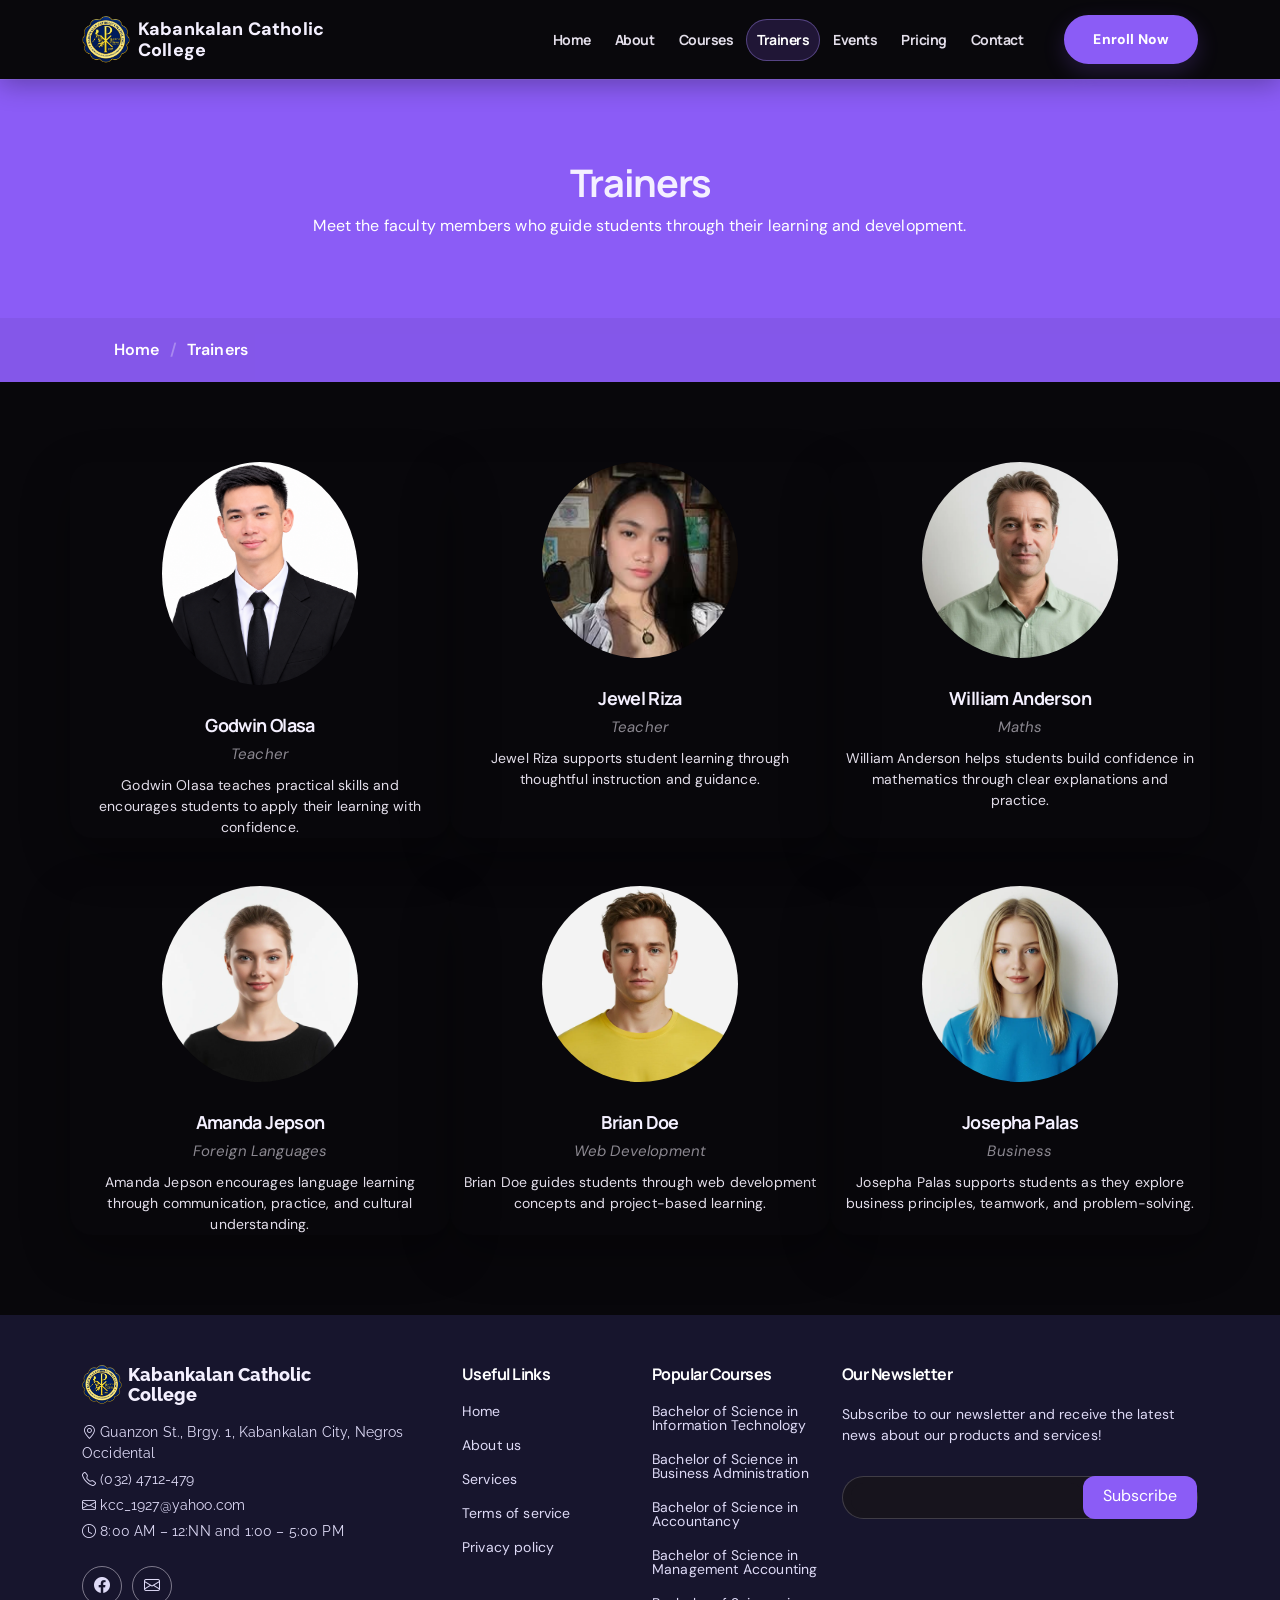
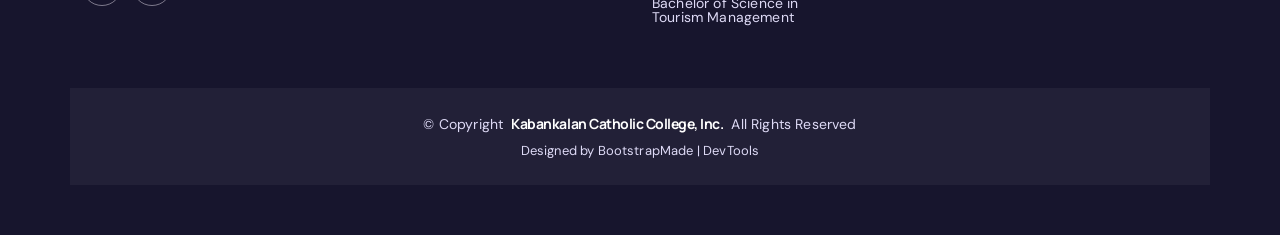
<file: trainers.html>
<!DOCTYPE html>
<html lang="en">
<head>
  <meta charset="utf-8">
  <meta content="width=device-width, initial-scale=1.0" name="viewport"> 
  <title>Trainers-Kabankalan Catholic College, Inc.</title>
    
  <meta name="description" content="Kabankalan Catholic College, Inc. offers Catholic education in Kabankalan City, Negros Occidental.">
  <meta name="keywords" content="">

  <!-- Favicons -->
  <link href="assets/img/kcclogo1.png" rel="icon">
  <link href="assets/img/kcclogo1.png" rel="apple-touch-icon">

  <!-- Fonts -->
  <link href="https://fonts.googleapis.com" rel="preconnect">
  <link href="https://fonts.gstatic.com" rel="preconnect" crossorigin>
  <link href="https://fonts.googleapis.com/css2?family=Open+Sans:ital,wght@0,300;0,400;0,500;0,600;0,700;0,800;1,300;1,400;1,500;1,600;1,700;1,800&family=Poppins:ital,wght@0,100;0,200;0,300;0,400;0,500;0,600;0,700;0,800;0,900;1,100;1,200;1,300;1,400;1,500;1,600;1,700;1,800;1,900&family=Raleway:ital,wght@0,100;0,200;0,300;0,400;0,500;0,600;0,700;0,800;0,900;1,100;1,200;1,300;1,400;1,500;1,600;1,700;1,800;1,900&display=swap" rel="stylesheet">

  <!-- Vendor CSS Files -->
  <link href="assets/vendor/bootstrap/css/bootstrap.min.css" rel="stylesheet">
  <link href="assets/vendor/bootstrap-icons/bootstrap-icons.css" rel="stylesheet">
  <link href="assets/vendor/aos/aos.css" rel="stylesheet">
  <link href="assets/vendor/glightbox/css/glightbox.min.css" rel="stylesheet">
  <link href="assets/vendor/swiper/swiper-bundle.min.css" rel="stylesheet">

  <!-- Main CSS File -->
  <link href="assets/css/main.css" rel="stylesheet">
  <link href="assets/css/brightpath-theme.css" rel="stylesheet">
</head>

<body class="trainers-page">

  <header id="header" class="header d-flex align-items-center sticky-top">
    <div class="container-fluid container-xl position-relative d-flex align-items-center">

      <a href="index.html" class="logo d-flex align-items-center me-auto">
        <img src="assets/img/kcclogo1.png" alt="KCC logo">
        <span class="college-name">Kabankalan Catholic College</span>
      </a>

      <nav id="navmenu" class="navmenu">
        <ul>
          <li><a href="index.html">Home</a></li>
          <li><a href="about.html">About</a></li>
          <li><a href="courses.html">Courses</a></li>
          <li><a href="trainers.html" class="active">Trainers</a></li>
          <li><a href="events.html">Events</a></li>
          <li><a href="pricing.html">Pricing</a></li>
          <li><a href="contact.html">Contact</a></li>
        </ul>
        <button type="button" class="mobile-nav-toggle d-xl-none bi bi-list" aria-label="Open site navigation"></button>
      </nav>

      <a class="btn-getstarted" href="courses.html">Enroll Now</a>

    </div>
  </header>

  <main class="main">

    <!-- Page Title -->
    <div class="page-title" data-aos="fade">
      <div class="heading">
        <div class="container">
          <div class="row d-flex justify-content-center text-center">
            <div class="col-lg-8">
              <h1>Trainers</h1>
              <p class="mb-0">Meet the faculty members who guide students through their learning and development.</p>
            </div>
          </div>
        </div>
      </div>
      <nav class="breadcrumbs">
        <div class="container">
          <ol>
            <li><a href="index.html">Home</a></li>
            <li class="current">Trainers</li>
          </ol>
        </div>
      </nav>
    </div><!-- End Page Title -->

    <!-- Trainers Section -->
    <section id="trainers" class="section trainers">

      <div class="container">

        <div class="row gy-5">

          <div id="godwin-olasa" class="col-lg-4 col-md-6 member" data-aos="fade-up" data-aos-delay="100">
            <div class="member-img">
              <img src="assets/img/trainers/godwin2.png" class="img-fluid" alt="Godwin Olasa">
              <div class="social">
                <a href="https://www.facebook.com/GA.olasa" target="_blank" rel="noopener noreferrer"><i class="bi bi-facebook"></i></a>
              </div>
            </div>
            <div class="member-info text-center">
              <h4>Godwin Olasa</h4>
              <span>Teacher</span>
              <p>Godwin Olasa teaches practical skills and encourages students to apply their learning with confidence.</p>
            </div>
          </div><!-- End Team Member -->

          <div class="col-lg-4 col-md-6 member" data-aos="fade-up" data-aos-delay="200">
            <div class="member-img">
              <img src="assets/img/trainers/profff jew.jpg" class="img-fluid" alt="Jewel Riza">
              <div class="social">
                <a href="https://www.facebook.com/silenxe123001" target="_blank" rel="noopener noreferrer"><i class="bi bi-facebook"></i></a>
              </div>
            </div>
            <div class="member-info text-center">
              <h4>Jewel Riza</h4>
              <span>Teacher</span>
              <p>Jewel Riza supports student learning through thoughtful instruction and guidance.</p>
            </div>
          </div><!-- End Team Member -->

          <div class="col-lg-4 col-md-6 member" data-aos="fade-up" data-aos-delay="300">
            <div class="member-img">
              <img src="assets/img/person/person-m-6.webp" class="img-fluid" alt="">
              <div class="social">
                <a href="#"><i class="bi bi-twitter-x"></i></a>
                <a href="#"><i class="bi bi-facebook"></i></a>
                <a href="#"><i class="bi bi-instagram"></i></a>
                <a href="#"><i class="bi bi-linkedin"></i></a>
              </div>
            </div>
            <div class="member-info text-center">
              <h4>William Anderson</h4>
              <span>Maths</span>
              <p>William Anderson helps students build confidence in mathematics through clear explanations and practice.</p>
            </div>
          </div><!-- End Team Member -->

          <div class="col-lg-4 col-md-6 member" data-aos="fade-up" data-aos-delay="400">
            <div class="member-img">
              <img src="assets/img/person/person-f-4.webp" class="img-fluid" alt="">
              <div class="social">
                <a href="#"><i class="bi bi-twitter-x"></i></a>
                <a href="#"><i class="bi bi-facebook"></i></a>
                <a href="#"><i class="bi bi-instagram"></i></a>
                <a href="#"><i class="bi bi-linkedin"></i></a>
              </div>
            </div>
            <div class="member-info text-center">
              <h4>Amanda Jepson</h4>
              <span>Foreign Languages</span>
              <p>Amanda Jepson encourages language learning through communication, practice, and cultural understanding.</p>
            </div>
          </div><!-- End Team Member -->

          <div class="col-lg-4 col-md-6 member" data-aos="fade-up" data-aos-delay="500">
            <div class="member-img">
              <img src="assets/img/person/person-m-12.webp" class="img-fluid" alt="">
              <div class="social">
                <a href="#"><i class="bi bi-twitter-x"></i></a>
                <a href="#"><i class="bi bi-facebook"></i></a>
                <a href="#"><i class="bi bi-instagram"></i></a>
                <a href="#"><i class="bi bi-linkedin"></i></a>
              </div>
            </div>
            <div class="member-info text-center">
              <h4>Brian Doe</h4>
              <span>Web Development<br></span>
              <p>Brian Doe guides students through web development concepts and project-based learning.</p>
            </div>
          </div><!-- End Team Member -->

          <div class="col-lg-4 col-md-6 member" data-aos="fade-up" data-aos-delay="600">
            <div class="member-img">
              <img src="assets/img/person/person-f-9.webp" class="img-fluid" alt="">
              <div class="social">
                <a href="#"><i class="bi bi-twitter-x"></i></a>
                <a href="#"><i class="bi bi-facebook"></i></a>
                <a href="#"><i class="bi bi-instagram"></i></a>
                <a href="#"><i class="bi bi-linkedin"></i></a>
              </div>
            </div>
            <div class="member-info text-center">
              <h4>Josepha Palas</h4>
              <span>Business</span>
              <p>Josepha Palas supports students as they explore business principles, teamwork, and problem-solving.</p>
            </div>
          </div><!-- End Team Member -->

        </div>

      </div>

    </section><!-- /Trainers Section -->

  </main>

  <footer id="footer" class="footer position-relative light-background">

    <div class="container footer-top">
      <div class="row gy-4">
        <div class="col-lg-4 col-md-6 footer-about">
          <a href="index.html" class="logo d-flex align-items-center">
            <img src="assets/img/kcclogo1.png" alt="">
            <span class="college-name">Kabankalan Catholic College</span>
          </a>
          <div class="footer-contact pt-3">
            <p><i class="bi bi-geo-alt"></i> Guanzon St., Brgy. 1, Kabankalan City, Negros Occidental</p>
            <p><i class="bi bi-telephone"></i> (032) 4712-479</p>
            <p><i class="bi bi-envelope"></i> <a href="mailto:kcc_1927@yahoo.com">kcc_1927@yahoo.com</a></p>
            <p><i class="bi bi-clock"></i> 8:00 AM – 12:NN and 1:00 – 5:00 PM</p>
          </div>
          <div class="social-links d-flex mt-4">
            <a href="https://www.facebook.com/KCCInc1927" target="_blank" rel="noopener noreferrer" aria-label="Kabankalan Catholic College on Facebook"><i class="bi bi-facebook"></i></a>
            <a href="mailto:kcc_1927@yahoo.com" aria-label="Email Kabankalan Catholic College"><i class="bi bi-envelope"></i></a>
          </div>
        </div>

        <div class="col-lg-2 col-md-3 footer-links">
          <h4>Useful Links</h4>
          <ul>
            <li><a href="#">Home</a></li>
            <li><a href="#">About us</a></li>
            <li><a href="#">Services</a></li>
            <li><a href="#">Terms of service</a></li>
            <li><a href="#">Privacy policy</a></li>
          </ul>
        </div>

        <div class="col-lg-2 col-md-3 footer-links">
          <h4>Popular Courses</h4>
          <ul>
            <li><a href="courses.html">Bachelor of Science in Information Technology</a></li>
            <li><a href="courses.html">Bachelor of Science in Business Administration</a></li>
            <li><a href="courses.html">Bachelor of Science in Accountancy</a></li>
            <li><a href="courses.html">Bachelor of Science in Management Accounting</a></li>
            <li><a href="courses.html">Bachelor of Science in Tourism Management</a></li>
          </ul>
        </div>

        <div class="col-lg-4 col-md-12 footer-newsletter">
          <h4>Our Newsletter</h4>
          <p>Subscribe to our newsletter and receive the latest news about our products and services!</p>
          <form action="#" method="post" class="email-form">
            <div class="newsletter-form"><input type="email" name="email"><input type="submit" value="Subscribe"></div>
            <div class="loading">Loading</div>
            <div class="error-message"></div>
            <div class="sent-message">Your subscription request has been sent. Thank you!</div>
          </form>
        </div>

      </div>
    </div>

    <div class="container copyright text-center mt-4">
      <p>© <span>Copyright</span> <strong class="px-1 sitename">Kabankalan Catholic College, Inc.</strong> <span>All Rights Reserved</span></p>
      <div class="credits">
        <!-- All the links in the footer should remain intact. -->
        <!-- You can delete the links only if you've purchased the pro version. -->
        <!-- Licensing information: https://bootstrapmade.com/license/ -->
        Designed by <a href="https://bootstrapmade.com/">BootstrapMade</a> | <a href="https://bootstrapmade.com/tools/">DevTools</a>
      </div>
    </div>

  </footer>

  <!-- Scroll Top -->
  <a href="#" id="scroll-top" class="scroll-top d-flex align-items-center justify-content-center"><i class="bi bi-arrow-up-short"></i></a>

  <!-- Preloader -->
  <div id="preloader"></div>

  <!-- Vendor JS Files -->
  <script src="assets/vendor/bootstrap/js/bootstrap.bundle.min.js"></script>
  <script src="assets/vendor/aos/aos.js"></script>
  <script src="assets/vendor/glightbox/js/glightbox.min.js"></script>
  <script src="assets/vendor/purecounter/purecounter_vanilla.js"></script>
  <script src="assets/vendor/swiper/swiper-bundle.min.js"></script>

  <!-- Main JS File -->
  <script src="assets/js/main.js"></script>

</body>

</html>
</file>
<file: assets/css/brightpath-theme.css>
/* BrightPath redesign - custom visual layer */
@import url('https://fonts.googleapis.com/css2?family=DM+Sans:wght@400;500;600;700;800&family=Manrope:wght@400;500;600;700;800&display=swap');
:root{
 --background-color:#08070b; --default-color:#e3deea; --heading-color:#f4f0ff;
 --accent-color:#8b5cf6; --surface-color:#17141d; --contrast-color:#ffffff;
 --nav-color:#e3deea; --nav-hover-color:#a78bfa; --nav-mobile-background-color:#17141d;
 --nav-dropdown-background-color:#17141d; --nav-dropdown-color:#e3deea; --nav-dropdown-hover-color:#a78bfa;
 --color-primary:#8b5cf6; --color-secondary:#a78bfa; --color-heading:#f4f0ff;
 --color-default:#e3deea; --color-background:#08070b; --color-surface:#17141d;
 --bp-ink:#f4f0ff; --bp-purple:#8b5cf6; --bp-lilac:#241a35; --bp-orange:#a78bfa;
 --bp-shadow:0 18px 50px rgba(0,0,0,.32);
}
html{scroll-behavior:smooth}
html,.navmenu>ul{scrollbar-color:var(--bp-purple) #17141d;scrollbar-width:thin}
html::-webkit-scrollbar,.navmenu>ul::-webkit-scrollbar{width:10px;height:10px}
html::-webkit-scrollbar-track,.navmenu>ul::-webkit-scrollbar-track{background:#17141d}
html::-webkit-scrollbar-thumb,.navmenu>ul::-webkit-scrollbar-thumb{background:#8b5cf6;border:2px solid #17141d;border-radius:999px}
html::-webkit-scrollbar-thumb:hover,.navmenu>ul::-webkit-scrollbar-thumb:hover{background:#a78bfa}
body{font-family:'DM Sans',sans-serif!important;color:#e3deea;background:#08070b;letter-spacing:.01em}
h1,h2,h3,h4,h5,h6,.sitename,.navmenu a{font-family:'Manrope',sans-serif!important;letter-spacing:-.035em}
h1,h2,h3,h4,h5,h6{color:var(--bp-ink)}
a{transition:color .25s ease,background .25s ease,transform .25s ease}
.light-background{--background-color:#08070b;--surface-color:#17141d}
.header{background:rgba(10,9,13,.96)!important;box-shadow:0 5px 25px rgba(0,0,0,.3);backdrop-filter:blur(14px)}
.header .logo h1{color:var(--bp-ink)!important;font-weight:800}
.navmenu a,.navmenu a:focus{font-weight:700!important;color:#e3deea!important}
.navmenu a:hover,.navmenu .active,.navmenu li:hover>a{color:var(--bp-purple)!important}
.btn-getstarted,.btn-get-started{color:#fff!important;background:var(--bp-purple)!important;border:2px solid var(--bp-purple)!important;border-radius:999px!important;padding:12px 27px!important;font-weight:800!important;box-shadow:0 8px 22px rgba(139,92,246,.20);transition:all .3s ease!important}
.btn-getstarted:hover,.btn-get-started:hover{color:#fff!important;background:#7541e8!important;transform:translateY(-3px);box-shadow:0 14px 28px rgba(139,92,246,.32)}
.hero{min-height:640px!important;display:flex;align-items:center;position:relative;overflow:hidden}
.hero:after{content:"";position:absolute;inset:0;background:linear-gradient(100deg,rgba(5,8,22,.88),rgba(5,8,22,.74) 65%,rgba(5,8,22,.58));pointer-events:none}
.hero>img{filter:saturate(.75);transform:scale(1.02)}
.hero .container{position:relative;z-index:3}
.hero h2{font-size:clamp(2.7rem,6vw,5rem)!important;line-height:1.06!important;font-weight:800!important;max-width:850px;color:#fff!important;text-shadow:0 3px 24px rgba(0,0,0,.8)}
.hero p{font-size:clamp(1rem,2vw,1.25rem)!important;max-width:650px;color:#fff!important;line-height:1.8;text-shadow:0 2px 12px rgba(0,0,0,.8)}
.hero .hero-establishment{display:inline-block;font-size:clamp(.85rem,1.3vw,1.05rem)!important;max-width:100%!important;margin:0 0 1.25rem!important;padding:8px 14px!important;border:1px solid #ffe08a;border-radius:999px;background:#ffcf4a;color:#111827!important;font-weight:800;letter-spacing:.04em;text-shadow:none!important;box-shadow:0 6px 18px rgba(0,0,0,.35)}
.hero .btn-get-started,.hero .btn-get-started:focus{color:#111827!important;background:#ffcf4a!important;border:2px solid #ffcf4a!important;box-shadow:0 6px 24px rgba(0,0,0,.45)}
.hero .btn-get-started:hover,.hero .btn-get-started:focus:hover{color:#111827!important;background:#ffe08a!important;border-color:#ffe08a!important}
.section{padding:80px 0!important}
.section-title h2{color:var(--bp-purple)!important;font-weight:800!important;letter-spacing:.12em!important}
.section-title p{color:var(--bp-ink)!important;font-family:'Manrope',sans-serif!important;font-weight:800!important}
.counts .stats-item{background:linear-gradient(135deg,rgba(139,92,246,.24),rgba(36,26,53,.96));border:1px solid rgba(196,181,253,.48);border-radius:18px;box-shadow:0 12px 30px rgba(0,0,0,.24)}
.counts .stats-item span{color:#ddd6fe!important}
.counts .stats-item p{color:#fff!important}
.why-us .icon-box{background-color:var(--accent-color);color:var(--contrast-color)}
.why-us .icon-box i{color:var(--contrast-color);background:color-mix(in srgb,var(--contrast-color),transparent 85%)}
.about .content h3{font-size:2rem;font-weight:800}
.about img,.about .img-fluid{border-radius:24px;box-shadow:var(--bp-shadow)}
.features .feature-item,.courses .course-item,.course-item,.events .event-item,.trainers .member,.pricing .pricing-item,.why-us .why-box,.why-us .icon-box{border-radius:22px!important;overflow:hidden;box-shadow:var(--bp-shadow);transition:transform .35s ease,box-shadow .35s ease}
.features .feature-item:hover,.courses .course-item:hover,.course-item:hover,.events .event-item:hover,.trainers .member:hover,.pricing .pricing-item:hover,.why-us .icon-box:hover{transform:translateY(-8px);box-shadow:0 24px 55px rgba(38,25,91,.16)}
.courses .course-content,.course-item .course-content{background:var(--surface-color)}
.courses .course-content h3 a,.course-item h3 a{color:var(--bp-ink);font-weight:800}
.courses .course-content h3 a:hover,.course-item h3 a:hover{color:var(--bp-purple)}
.courses .course-content .category{background:var(--bp-lilac);color:var(--bp-purple);border-radius:30px;padding:7px 13px;font-weight:800}
.courses .course-image-wrap{position:relative;overflow:hidden}
.courses .course-image-wrap>img{display:block;width:100%;transition:transform .35s ease}
.courses .course-facebook-overlay{position:absolute;inset:0;display:flex;align-items:center;justify-content:center;background:rgba(8,7,11,.62);color:#fff;font-size:2rem;opacity:0;pointer-events:none;text-decoration:none;transition:opacity .25s ease,color .25s ease}
.courses .course-image-wrap:hover .course-facebook-overlay,.courses .course-image-wrap:focus-within .course-facebook-overlay{opacity:1;pointer-events:auto}
.courses .course-image-wrap:hover>img{transform:scale(1.04)}
.courses .course-facebook-overlay:hover{color:#ffe08a}
.pricing .pricing-item .course-image{display:block;width:calc(100% + 40px);max-width:none;height:160px;object-fit:cover;margin:-20px -20px 20px}
.pricing .pricing-item .course-image+h3{margin-top:0}
.trainers .member .member-content{padding:24px}
.trainers .member .member-content h4{font-weight:800}
.events .event-item{background:var(--surface-color)}
.events .event-item .event-content{padding:24px}
.pricing .pricing-item h3{background:var(--bp-lilac);color:var(--bp-purple);font-weight:800}
.contact .info-item,.contact form{border-radius:22px;background:var(--surface-color);box-shadow:var(--bp-shadow);padding:25px}
.contact .info-item i{background:var(--bp-lilac);color:var(--bp-purple)}
input,textarea,select{border-radius:12px!important}
.footer{background:#17152d!important;color:#dedaf6!important}
.footer h4,.footer .sitename{color:#fff!important}
.footer a{color:#dedaf6!important}
.footer a:hover{color:var(--bp-orange)!important}
.scroll-top{background:var(--bp-purple)!important;border-radius:50%!important}
button,.read-more,.more-btn,.btn-enroll,.btn-preview,.btn-buy{transition:transform .25s ease,box-shadow .25s ease,background-color .25s ease,color .25s ease!important}
button:hover,.read-more:hover,.more-btn:hover,.btn-enroll:hover,.btn-preview:hover,.btn-buy:hover{transform:translateY(-2px);box-shadow:0 10px 24px rgba(139,92,246,.24)}
[data-aos]{will-change:transform,opacity}
@keyframes bpFloat{0%,100%{transform:translateY(0)}50%{transform:translateY(-12px)}}
@keyframes bpFadeUp{from{opacity:0;transform:translateY(24px)}to{opacity:1;transform:translateY(0)}}
.hero .btn-get-started{animation:bpFadeUp .8s .35s both}
.hero h2{animation:bpFadeUp .8s .08s both}
.hero p{animation:bpFadeUp .8s .22s both}
.logo .sitename{position:relative}
.logo .sitename:after{content:"";display:inline-block;width:8px;height:8px;margin-left:7px;border-radius:50%;background:var(--bp-orange);vertical-align:middle}
.footer .footer-about .logo .college-name{font-size:clamp(14px,1.4vw,18px);font-weight:800;letter-spacing:0;line-height:1.15;max-width:230px;color:var(--bp-ink)!important}
.navmenu>ul>li>a,.navmenu>ul>li>a:focus{display:flex;align-items:center;justify-content:center;min-height:42px;padding:8px 11px!important;border:1px solid transparent;border-radius:999px;color:#e3deea!important;font-size:14px;font-weight:700!important;white-space:nowrap;transition:background .2s ease,border-color .2s ease,color .2s ease}
.navmenu>ul>li>a:hover,.navmenu>ul>li>a:focus-visible,.navmenu>ul>li>a.active{color:#fff!important;background:rgba(139,92,246,.18);border-color:rgba(167,139,250,.4)}
.mobile-nav-toggle{position:relative;z-index:9999;display:inline-flex;align-items:center;justify-content:center;width:44px;height:44px;padding:0;border:0;border-radius:12px;background:transparent;color:var(--nav-color);font-size:28px;line-height:1;cursor:pointer;pointer-events:auto;touch-action:manipulation}
.mobile-nav-toggle:hover,.mobile-nav-toggle:focus-visible{color:#fff;background:rgba(139,92,246,.22);transform:none;box-shadow:none}
@media(max-width:1199px){.mobile-nav-toggle{width:auto;height:44px;min-width:48px;gap:8px;padding:0 13px;border:1px solid rgba(196,181,253,.6);border-radius:12px;background:var(--bp-purple);color:#fff;box-shadow:0 6px 18px rgba(139,92,246,.3);font-size:14px;font-weight:800}.mobile-nav-toggle::before{font-size:22px}.mobile-nav-toggle::after{content:"Menu";font-family:'DM Sans',sans-serif;letter-spacing:0}}
@media(min-width:1200px){.navmenu>ul{gap:2px}.navmenu>ul>li>a,.navmenu>ul>li>a:focus{padding:8px 10px!important}}
@media(max-width:768px){.hero{min-height:560px!important}.section{padding:60px 0!important}.hero h2{font-size:2.7rem!important}}
@media(prefers-reduced-motion:reduce){*,*::before,*::after{scroll-behavior:auto!important;animation-duration:.01ms!important;animation-iteration-count:1!important;transition-duration:.01ms!important}}
.mobile-menu-page{min-height:100vh;background:#08070b}
.mobile-menu-shell{width:min(100% - 32px,720px);min-height:100vh;margin:0 auto;padding:16px 0 24px}
.mobile-menu-header{display:flex;align-items:center;justify-content:space-between;gap:20px;margin-bottom:18px}
.mobile-menu-brand{display:flex;align-items:center;gap:12px;color:var(--bp-ink);font-family:'Manrope',sans-serif;font-size:clamp(16px,4vw,20px);font-weight:800;line-height:1.15}
.mobile-menu-brand img{width:44px;height:44px;object-fit:contain}
.mobile-menu-close{display:inline-flex;width:48px;height:48px;align-items:center;justify-content:center;border:1px solid rgba(196,181,253,.75);border-radius:14px;background:#17141d;color:#fff;font-size:25px;box-shadow:0 8px 22px rgba(0,0,0,.4)}
.mobile-menu-close:hover,.mobile-menu-close:focus-visible{background:var(--bp-purple);color:#fff}
.mobile-menu-title{margin:0 0 14px;color:var(--bp-ink);font-size:clamp(28px,7vw,34px);font-weight:800}
.mobile-menu-links{display:grid;gap:8px;margin:0;padding:0;list-style:none}
.mobile-menu-links a{display:flex;min-height:48px;align-items:center;justify-content:space-between;gap:16px;padding:12px 16px;border:1px solid rgba(196,181,253,.2);border-radius:14px;background:#17141d;color:#f4f0ff;font-family:'Manrope',sans-serif;font-size:16px;font-weight:750}
.mobile-menu-links a:hover,.mobile-menu-links a:focus-visible{border-color:rgba(196,181,253,.7);background:rgba(139,92,246,.24);color:#fff}
.mobile-menu-links a i{color:#a78bfa;font-size:18px}
</file>
<file: assets/css/main.css>
/**
* Template Name: Mentor
* Template URL: https://bootstrapmade.com/mentor-free-education-bootstrap-theme/
* Updated: Jul 07 2025 with Bootstrap v5.3.7
* Author: BootstrapMade.com
* License: https://bootstrapmade.com/license/
*/

/*--------------------------------------------------------------
# Font & Color Variables
# Help: https://bootstrapmade.com/color-system/
--------------------------------------------------------------*/
/* Fonts */
:root {
  --default-font: "Open Sans",  system-ui, -apple-system, "Segoe UI", Roboto, "Helvetica Neue", Arial, "Noto Sans", "Liberation Sans", sans-serif, "Apple Color Emoji", "Segoe UI Emoji", "Segoe UI Symbol", "Noto Color Emoji";
  --heading-font: "Raleway",  sans-serif;
  --nav-font: "Poppins",  sans-serif;
}

/* Global Colors - The following color variables are used throughout the website. Updating them here will change the color scheme of the entire website */
:root { 
  --background-color: #ffffff; /* Background color for the entire website, including individual sections */
  --default-color: #444444; /* Default color used for the majority of the text content across the entire website */
  --heading-color: #37423b; /* Color for headings, subheadings and title throughout the website */
  --accent-color: #5fcf80; /* Accent color that represents your brand on the website. It's used for buttons, links, and other elements that need to stand out */
  --surface-color: #ffffff; /* The surface color is used as a background of boxed elements within sections, such as cards, icon boxes, or other elements that require a visual separation from the global background. */
  --contrast-color: #ffffff; /* Contrast color for text, ensuring readability against backgrounds of accent, heading, or default colors. */
}

/* Nav Menu Colors - The following color variables are used specifically for the navigation menu. They are separate from the global colors to allow for more customization options */
:root {
  --nav-color: #272828;  /* The default color of the main navmenu links */
  --nav-hover-color: #5fcf80; /* Applied to main navmenu links when they are hovered over or active */
  --nav-mobile-background-color: #ffffff; /* Used as the background color for mobile navigation menu */
  --nav-dropdown-background-color: #ffffff; /* Used as the background color for dropdown items that appear when hovering over primary navigation items */
  --nav-dropdown-color: #272828; /* Used for navigation links of the dropdown items in the navigation menu. */
  --nav-dropdown-hover-color: #5fcf80; /* Similar to --nav-hover-color, this color is applied to dropdown navigation links when they are hovered over. */
}

/* Color Presets - These classes override global colors when applied to any section or element, providing reuse of the sam color scheme. */

.light-background {
  --background-color: #f9f9f9;
  --surface-color: #ffffff;
}

.dark-background {
  --background-color: #060606;
  --default-color: #ffffff;
  --heading-color: #ffffff;
  --surface-color: #252525;
  --contrast-color: #ffffff;
}

/* Smooth scroll */
:root {
  scroll-behavior: smooth;
}

/*--------------------------------------------------------------
# General Styling & Shared Classes
--------------------------------------------------------------*/
body {
  color: var(--default-color);
  background-color: var(--background-color);
  font-family: var(--default-font);
}

a {
  color: var(--accent-color);
  text-decoration: none;
  transition: 0.3s;
}

a:hover {
  color: color-mix(in srgb, var(--accent-color), transparent 25%);
  text-decoration: none;
}

h1,
h2,
h3,
h4,
h5,
h6 {
  color: var(--heading-color);
  font-family: var(--heading-font);
}

/* Email Form Messages
------------------------------*/
.email-form .error-message {
  display: none;
  background: #df1529;
  color: #ffffff;
  text-align: left;
  padding: 15px;
  margin-bottom: 24px;
  font-weight: 600;
}

.email-form .sent-message {
  display: none;
  color: #ffffff;
  background: #059652;
  text-align: center;
  padding: 15px;
  margin-bottom: 24px;
  font-weight: 600;
}

.email-form .loading {
  display: none;
  background: var(--surface-color);
  text-align: center;
  padding: 15px;
  margin-bottom: 24px;
}

.email-form .loading:before {
  content: "";
  display: inline-block;
  border-radius: 50%;
  width: 24px;
  height: 24px;
  margin: 0 10px -6px 0;
  border: 3px solid var(--accent-color);
  border-top-color: var(--surface-color);
  animation: email-form-loading 1s linear infinite;
}

@keyframes email-form-loading {
  0% {
    transform: rotate(0deg);
  }

  100% {
    transform: rotate(360deg);
  }
}

/* Pulsating Play Button
------------------------------*/
.pulsating-play-btn {
  width: 94px;
  height: 94px;
  background: radial-gradient(var(--accent-color) 50%, color-mix(in srgb, var(--accent-color), transparent 75%) 52%);
  border-radius: 50%;
  display: block;
  position: relative;
  overflow: hidden;
}

.pulsating-play-btn:before {
  content: "";
  position: absolute;
  width: 120px;
  height: 120px;
  animation-delay: 0s;
  animation: pulsate-play-btn 2s;
  animation-direction: forwards;
  animation-iteration-count: infinite;
  animation-timing-function: steps;
  opacity: 1;
  border-radius: 50%;
  border: 5px solid color-mix(in srgb, var(--accent-color), transparent 30%);
  top: -15%;
  left: -15%;
  background: rgba(198, 16, 0, 0);
}

.pulsating-play-btn:after {
  content: "";
  position: absolute;
  left: 50%;
  top: 50%;
  transform: translateX(-40%) translateY(-50%);
  width: 0;
  height: 0;
  border-top: 10px solid transparent;
  border-bottom: 10px solid transparent;
  border-left: 15px solid #fff;
  z-index: 100;
  transition: all 400ms cubic-bezier(0.55, 0.055, 0.675, 0.19);
}

.pulsating-play-btn:hover:before {
  content: "";
  position: absolute;
  left: 50%;
  top: 50%;
  transform: translateX(-40%) translateY(-50%);
  width: 0;
  height: 0;
  border: none;
  border-top: 10px solid transparent;
  border-bottom: 10px solid transparent;
  border-left: 15px solid #fff;
  z-index: 200;
  animation: none;
  border-radius: 0;
}

.pulsating-play-btn:hover:after {
  border-left: 15px solid var(--accent-color);
  transform: scale(20);
}

@keyframes pulsate-play-btn {
  0% {
    transform: scale(0.6, 0.6);
    opacity: 1;
  }

  100% {
    transform: scale(1, 1);
    opacity: 0;
  }
}

/*--------------------------------------------------------------
# Global Header
--------------------------------------------------------------*/
.header {
  color: var(--default-color);
  background-color: var(--background-color);
  padding: 15px 0;
  transition: all 0.5s;
  z-index: 997;
}

.header .logo {
  line-height: 1;
}

.header .logo img {
  max-height: 48px;
  margin-right: 8px;
}

.header .logo .college-name {
  color: var(--heading-color);
  font-size: clamp(12px, 1.4vw, 18px);
  font-weight: 800;
  line-height: 1.15;
  max-width: 190px;
}

.header .logo h1 {
  font-weight: 700;
  font-size: 30px;
  margin: 0;
  letter-spacing: 1px;
  text-transform: uppercase;
  color: var(--accent-color);
}

.header .btn-getstarted,
.header .btn-getstarted:focus {
  color: var(--contrast-color);
  background: var(--accent-color);
  font-size: 14px;
  padding: 8px 25px;
  margin: 0 0 0 30px;
  border-radius: 50px;
  transition: 0.3s;
}

.header .btn-getstarted:hover,
.header .btn-getstarted:focus:hover {
  color: var(--contrast-color);
  background: color-mix(in srgb, var(--accent-color), transparent 15%);
}

@media (max-width: 1200px) {
  .header .logo {
    order: 1;
  }

  .header .btn-getstarted {
    order: 2;
    margin: 0 15px 0 0;
    padding: 6px 15px;
  }

  .header .navmenu {
    order: 3;
  }
}

.scrolled .header {
  box-shadow: 0px 0 18px rgba(0, 0, 0, 0.1);
}

/*--------------------------------------------------------------
# Navigation Menu
--------------------------------------------------------------*/
/* Navmenu - Desktop */
@media (min-width: 1200px) {
  .navmenu {
    padding: 0;
  }

  .navmenu ul {
    margin: 0;
    padding: 0;
    display: flex;
    list-style: none;
    align-items: center;
  }

  .navmenu li {
    position: relative;
  }

  .navmenu a,
  .navmenu a:focus {
    color: var(--nav-color);
    padding: 18px 15px;
    font-size: 16px;
    font-family: var(--nav-font);
    font-weight: 400;
    display: flex;
    align-items: center;
    justify-content: space-between;
    white-space: nowrap;
    transition: 0.3s;
  }

  .navmenu a i,
  .navmenu a:focus i {
    font-size: 12px;
    line-height: 0;
    margin-left: 5px;
    transition: 0.3s;
  }

  .navmenu li:last-child a {
    padding-right: 0;
  }

  .navmenu li:hover>a,
  .navmenu .active,
  .navmenu .active:focus {
    color: var(--nav-hover-color);
  }

  .navmenu .dropdown ul {
    margin: 0;
    padding: 10px 0;
    background: var(--nav-dropdown-background-color);
    display: block;
    position: absolute;
    visibility: hidden;
    left: 14px;
    top: 130%;
    opacity: 0;
    transition: 0.3s;
    border-radius: 4px;
    z-index: 99;
    box-shadow: 0px 0px 30px rgba(0, 0, 0, 0.1);
  }

  .navmenu .dropdown ul li {
    min-width: 200px;
  }

  .navmenu .dropdown ul a {
    padding: 10px 20px;
    font-size: 15px;
    text-transform: none;
    color: var(--nav-dropdown-color);
  }

  .navmenu .dropdown ul a i {
    font-size: 12px;
  }

  .navmenu .dropdown ul a:hover,
  .navmenu .dropdown ul .active:hover,
  .navmenu .dropdown ul li:hover>a {
    color: var(--nav-dropdown-hover-color);
  }

  .navmenu .dropdown:hover>ul {
    opacity: 1;
    top: 100%;
    visibility: visible;
  }

  .navmenu .dropdown .dropdown ul {
    top: 0;
    left: -90%;
    visibility: hidden;
  }

  .navmenu .dropdown .dropdown:hover>ul {
    opacity: 1;
    top: 0;
    left: -100%;
    visibility: visible;
  }
}

/* Navmenu - Mobile */
@media (max-width: 1199px) {
  .mobile-nav-toggle {
    color: var(--nav-color);
    font-size: 28px;
    line-height: 0;
    margin-right: 10px;
    cursor: pointer;
    transition: color 0.3s;
  }

  .navmenu {
    padding: 0;
    z-index: 9997;
  }

  .navmenu ul {
    display: none;
    list-style: none;
    position: absolute;
    inset: 60px 20px 20px 20px;
    padding: 10px 0;
    margin: 0;
    border-radius: 6px;
    background-color: var(--nav-mobile-background-color);
    border: 1px solid color-mix(in srgb, var(--default-color), transparent 90%);
    box-shadow: none;
    overflow-y: auto;
    transition: 0.3s;
    z-index: 9998;
  }

  .navmenu a,
  .navmenu a:focus {
    color: var(--nav-dropdown-color);
    padding: 10px 20px;
    font-family: var(--nav-font);
    font-size: 17px;
    font-weight: 500;
    display: flex;
    align-items: center;
    justify-content: space-between;
    white-space: nowrap;
    transition: 0.3s;
  }

  .navmenu a i,
  .navmenu a:focus i {
    font-size: 12px;
    line-height: 0;
    margin-left: 5px;
    width: 30px;
    height: 30px;
    display: flex;
    align-items: center;
    justify-content: center;
    border-radius: 50%;
    transition: 0.3s;
    background-color: color-mix(in srgb, var(--accent-color), transparent 90%);
  }

  .navmenu a i:hover,
  .navmenu a:focus i:hover {
    background-color: var(--accent-color);
    color: var(--contrast-color);
  }

  .navmenu a:hover,
  .navmenu .active,
  .navmenu .active:focus {
    color: var(--nav-dropdown-hover-color);
  }

  .navmenu .active i,
  .navmenu .active:focus i {
    background-color: var(--accent-color);
    color: var(--contrast-color);
    transform: rotate(180deg);
  }

  .navmenu .dropdown ul {
    position: static;
    display: none;
    z-index: 99;
    padding: 10px 0;
    margin: 10px 20px;
    background-color: var(--nav-dropdown-background-color);
    transition: all 0.5s ease-in-out;
  }

  .navmenu .dropdown ul ul {
    background-color: rgba(33, 37, 41, 0.1);
  }

  .navmenu .dropdown>.dropdown-active {
    display: block;
    background-color: rgba(33, 37, 41, 0.03);
  }

  .mobile-nav-active {
    overflow: hidden;
  }

  .mobile-nav-active .mobile-nav-toggle {
    color: #fff;
    position: absolute;
    font-size: 32px;
    top: 15px;
    right: 15px;
    margin-right: 0;
    z-index: 9999;
  }

  .mobile-nav-active .navmenu {
    position: fixed;
    overflow: hidden;
    inset: 0;
    background: rgba(33, 37, 41, 0.8);
    transition: 0.3s;
  }

  .mobile-nav-active .navmenu>ul {
    display: block;
  }
}

/*--------------------------------------------------------------
# Global Footer
--------------------------------------------------------------*/
.footer {
  color: var(--default-color);
  background-color: var(--background-color);
  font-size: 14px;
  padding-bottom: 50px;
  position: relative;
}

.footer .footer-top {
  padding-top: 50px;
}

.footer .footer-about .logo {
  margin-bottom: 0;
}

.footer .footer-about .logo img {
  max-height: 40px;
  margin-right: 6px;
}

.footer .footer-about .logo span {
  font-size: 26px;
  font-weight: 700;
  letter-spacing: 1px;
  font-family: var(--heading-font);
  color: var(--heading-color);
}

.footer .footer-about p {
  font-size: 14px;
  font-family: var(--heading-font);
}

.footer .social-links a {
  display: flex;
  align-items: center;
  justify-content: center;
  width: 40px;
  height: 40px;
  border-radius: 50%;
  border: 1px solid color-mix(in srgb, var(--default-color), transparent 50%);
  font-size: 16px;
  color: color-mix(in srgb, var(--default-color), transparent 30%);
  margin-right: 10px;
  transition: 0.3s;
}

.footer .social-links a:hover {
  color: var(--accent-color);
  border-color: var(--accent-color);
}

.footer h4 {
  font-size: 16px;
  font-weight: bold;
  position: relative;
  padding-bottom: 12px;
}

.footer .footer-links {
  margin-bottom: 30px;
}

.footer .footer-links ul {
  list-style: none;
  padding: 0;
  margin: 0;
}

.footer .footer-links ul i {
  padding-right: 2px;
  font-size: 12px;
  line-height: 0;
}

.footer .footer-links ul li {
  padding: 10px 0;
  display: flex;
  align-items: center;
}

.footer .footer-links ul li:first-child {
  padding-top: 0;
}

.footer .footer-links ul a {
  color: color-mix(in srgb, var(--default-color), transparent 30%);
  display: inline-block;
  line-height: 1;
}

.footer .footer-links ul a:hover {
  color: var(--accent-color);
}

.footer .footer-contact p {
  margin-bottom: 5px;
}

.footer .footer-newsletter .newsletter-form {
  margin-top: 30px;
  margin-bottom: 15px;
  padding: 6px 8px;
  position: relative;
  border-radius: 50px;
  border: 1px solid color-mix(in srgb, var(--default-color), transparent 80%);
  display: flex;
  background-color: var(--surface-color);
  transition: 0.3s;
}

.footer .footer-newsletter .newsletter-form:focus-within {
  border-color: var(--accent-color);
}

.footer .footer-newsletter .newsletter-form input[type=email] {
  border: 0;
  padding: 4px 8px;
  width: 100%;
  background-color: var(--surface-color);
  color: var(--default-color);
}

.footer .footer-newsletter .newsletter-form input[type=email]:focus-visible {
  outline: none;
}

.footer .footer-newsletter .newsletter-form input[type=submit] {
  border: 0;
  font-size: 16px;
  padding: 0 20px 2px 20px;
  margin: -7px -8px -7px 0;
  background: var(--accent-color);
  color: var(--contrast-color);
  transition: 0.3s;
  border-radius: 50px;
}

.footer .footer-newsletter .newsletter-form input[type=submit]:hover {
  background: color-mix(in srgb, var(--accent-color), transparent 20%);
}

.footer .copyright {
  padding-top: 25px;
  padding-bottom: 25px;
  background-color: color-mix(in srgb, var(--default-color), transparent 95%);
}

.footer .copyright p {
  margin-bottom: 0;
}

.footer .credits {
  margin-top: 6px;
  font-size: 13px;
}

/*--------------------------------------------------------------
# Preloader
--------------------------------------------------------------*/
#preloader {
  position: fixed;
  inset: 0;
  z-index: 999999;
  overflow: hidden;
  background: var(--background-color);
  transition: all 0.6s ease-out;
}

#preloader:before {
  content: "";
  position: fixed;
  top: calc(50% - 30px);
  left: calc(50% - 30px);
  border: 6px solid #ffffff;
  border-color: var(--accent-color) transparent var(--accent-color) transparent;
  border-radius: 50%;
  width: 60px;
  height: 60px;
  animation: animate-preloader 1.5s linear infinite;
}

@keyframes animate-preloader {
  0% {
    transform: rotate(0deg);
  }

  100% {
    transform: rotate(360deg);
  }
}

/*--------------------------------------------------------------
# Scroll Top Button
--------------------------------------------------------------*/
.scroll-top {
  position: fixed;
  visibility: hidden;
  opacity: 0;
  right: 15px;
  bottom: -15px;
  z-index: 99999;
  background-color: var(--accent-color);
  width: 44px;
  height: 44px;
  border-radius: 50px;
  transition: all 0.4s;
}

.scroll-top i {
  font-size: 24px;
  color: var(--contrast-color);
  line-height: 0;
}

.scroll-top:hover {
  background-color: color-mix(in srgb, var(--accent-color), transparent 20%);
  color: var(--contrast-color);
}

.scroll-top.active {
  visibility: visible;
  opacity: 1;
  bottom: 15px;
}

/*--------------------------------------------------------------
# Disable aos animation delay on mobile devices
--------------------------------------------------------------*/
@media screen and (max-width: 768px) {
  [data-aos-delay] {
    transition-delay: 0 !important;
  }
}

/*--------------------------------------------------------------
# Global Page Titles & Breadcrumbs
--------------------------------------------------------------*/
.page-title {
  --default-color: var(--contrast-color);
  --background-color: var(--accent-color);
  --heading-color: var(--contrast-color);
  color: var(--default-color);
  background-color: var(--background-color);
  position: relative;
}

.page-title .heading {
  padding: 80px 0;
  border-top: 1px solid color-mix(in srgb, var(--default-color), transparent 90%);
}

.page-title .heading h1 {
  font-size: 38px;
  font-weight: 700;
}

.page-title nav {
  background-color: color-mix(in srgb, var(--accent-color) 90%, black 5%);
  padding: 20px 0;
}

.page-title nav a {
  color: var(--default-color);
}

.page-title nav ol {
  display: flex;
  flex-wrap: wrap;
  list-style: none;
  margin: 0;
  font-size: 16px;
  font-weight: 600;
}

.page-title nav ol li+li {
  padding-left: 10px;
}

.page-title nav ol li+li::before {
  content: "/";
  display: inline-block;
  padding-right: 10px;
  color: color-mix(in srgb, var(--default-color), transparent 70%);
}

/*--------------------------------------------------------------
# Global Sections
--------------------------------------------------------------*/
section,
.section {
  color: var(--default-color);
  background-color: var(--background-color);
  padding: 60px 0;
  scroll-margin-top: 900px;
  overflow: clip;
}

@media (max-width: 1199px) {

  section,
  .section {
    scroll-margin-top: 66px;
  }
}

/*--------------------------------------------------------------
# Global Section Titles
--------------------------------------------------------------*/
.section-title {
  padding-bottom: 60px;
  position: relative;
}

.section-title h2 {
  font-size: 14px;
  font-weight: 500;
  padding: 0;
  line-height: 1px;
  margin: 0;
  letter-spacing: 1.5px;
  text-transform: uppercase;
  color: color-mix(in srgb, var(--default-color), transparent 50%);
  position: relative;
}

.section-title h2::after {
  content: "";
  width: 120px;
  height: 1px;
  display: inline-block;
  background: var(--accent-color);
  margin: 4px 10px;
}

.section-title p {
  color: var(--heading-color);
  margin: 0;
  font-size: 36px;
  font-weight: 700;
  font-family: var(--nav-font);
  text-transform: uppercase;
}

/*--------------------------------------------------------------
# Hero Section
--------------------------------------------------------------*/
.hero {
  width: 100%;
  min-height: 80vh;
  position: relative;
  padding: 80px 0;
  display: flex;
  align-items: center;
  justify-content: center;
  color: var(--default-color);
}

.hero img {
  position: absolute;
  inset: 0;
  display: block;
  width: 100%;
  height: 100%;
  object-fit: cover;
  z-index: 1;
}

.hero:before {
  content: "";
  background: color-mix(in srgb, var(--background-color), transparent 60%);
  position: absolute;
  inset: 0;
  z-index: 2;
}

.hero .container {
  position: relative;
  z-index: 3;
}

.hero h2 {
  margin: 0;
  font-size: 48px;
  font-weight: 700;
}

.hero p {
  color: color-mix(in srgb, var(--default-color), transparent 20%);
  margin: 10px 0 0 0;
  font-size: 24px;
}

.hero .btn-get-started {
  font-weight: 500;
  font-size: 15px;
  letter-spacing: 1px;
  display: inline-block;
  padding: 8px 35px 10px 35px;
  border-radius: 50px;
  transition: 0.4s;
  margin-top: 30px;
  border: 2px solid var(--default-color);
  color: var(--default-color);
}

.hero .btn-get-started:hover {
  background: var(--accent-color);
  border: 2px solid var(--accent-color);
}

@media (max-width: 768px) {
  .hero h2 {
    font-size: 32px;
  }

  .hero p {
    font-size: 18px;
  }
}

/*--------------------------------------------------------------
# About Section
--------------------------------------------------------------*/
.about .content h3 {
  font-size: 2rem;
  font-weight: 700;
}

.about .content ul {
  list-style: none;
  padding: 0;
}

.about .content ul li {
  padding-bottom: 10px;
}

.about .content ul i {
  font-size: 1.25rem;
  margin-right: 4px;
  color: var(--accent-color);
}

.about .content p:last-child {
  margin-bottom: 0;
}

.about .content .read-more {
  background: var(--accent-color);
  color: var(--contrast-color);
  font-family: var(--heading-font);
  font-weight: 500;
  font-size: 15px;
  letter-spacing: 1px;
  padding: 10px 24px 12px 24px;
  border-radius: 50px;
  transition: 0.3s;
  display: inline-flex;
  align-items: center;
  justify-content: center;
}

.about .content .read-more i {
  font-size: 18px;
  margin-left: 5px;
  line-height: 0;
  transition: 0.3s;
}

.about .content .read-more:hover {
  background: color-mix(in srgb, var(--accent-color), transparent 20%);
  padding-right: 19px;
}

.about .content .read-more:hover i {
  margin-left: 10px;
}

/*--------------------------------------------------------------
# Counts Section
--------------------------------------------------------------*/
.counts {
  padding: 25px 0;
}

.counts .stats-item {
  padding: 30px;
  width: 100%;
}

.counts .stats-item span {
  font-size: 48px;
  display: block;
  color: var(--accent-color);
  font-weight: 700;
}

.counts .stats-item p {
  color: color-mix(in srgb, var(--default-color), transparent 40%);
  padding: 0;
  margin: 0;
  font-family: var(--heading-font);
  font-size: 15px;
  font-weight: 600;
}

/*--------------------------------------------------------------
# Why Us Section
--------------------------------------------------------------*/
.why-us .why-box {
  color: var(--contrast-color);
  background: var(--accent-color);
  padding: 30px;
}

.why-us .why-box h3 {
  color: var(--contrast-color);
  font-weight: 700;
  font-size: 34px;
  margin-bottom: 30px;
}

.why-us .why-box p {
  margin-bottom: 30px;
}

.why-us .why-box .more-btn {
  display: inline-block;
  background: color-mix(in srgb, var(--contrast-color), transparent 85%);
  padding: 8px 40px 10px 40px;
  color: var(--contrast-color);
  transition: all ease-in-out 0.4s;
  border-radius: 50px;
}

.why-us .why-box .more-btn i {
  font-size: 14px;
}

.why-us .why-box .more-btn:hover {
  color: var(--accent-color);
  background: var(--surface-color);
}

.why-us .icon-box {
  background-color: var(--surface-color);
  text-align: center;
  padding: 40px 30px;
  width: 100%;
  height: 100%;
  border: 1px solid color-mix(in srgb, var(--default-color), transparent 90%);
}

.why-us .icon-box i {
  color: var(--accent-color);
  font-size: 32px;
  margin-bottom: 30px;
  background: color-mix(in srgb, var(--accent-color), transparent 95%);
  border-radius: 50px;
  display: flex;
  align-items: center;
  justify-content: center;
  width: 72px;
  height: 72px;
  transition: 0.3s;
}

.why-us .icon-box h4 {
  font-size: 20px;
  font-weight: 700;
  margin: 0 0 30px 0;
}

.why-us .icon-box p {
  font-size: 15px;
  color: color-mix(in srgb, var(--default-color), transparent 30%);
}

.why-us .icon-box:hover i {
  color: var(--contrast-color);
  background: var(--accent-color);
}

/*--------------------------------------------------------------
# Features Section
--------------------------------------------------------------*/
.features {
  padding: 10px 0;
}

.features .features-item {
  background-color: var(--surface-color);
  display: flex;
  align-items: center;
  padding: 20px;
  transition: 0.3s;
  border: 1px solid color-mix(in srgb, var(--default-color), transparent 90%);
  position: relative;
}

.features .features-item i {
  font-size: 32px;
  padding-right: 10px;
  line-height: 0;
}

.features .features-item h3 {
  font-weight: 700;
  margin: 0;
  padding: 0;
  line-height: 1;
  font-size: 16px;
}

.features .features-item h3 a {
  color: var(--heading-color);
  transition: 0.3s;
}

.features .features-item:hover {
  border-color: var(--accent-color);
}

.features .features-item:hover h3 a {
  color: var(--accent-color);
}

/*--------------------------------------------------------------
# Courses Section
--------------------------------------------------------------*/
.courses .course-item {
  background-color: var(--surface-color);
  border: 1px solid color-mix(in srgb, var(--default-color), transparent 90%);
  border-radius: 5px;
}

.courses .course-content {
  padding: 15px;
}

.courses .course-content h3 {
  font-weight: 700;
  font-size: 20px;
}

.courses .course-content h3 a {
  color: var(--heading-color);
  transition: 0.3s;
}

.courses .course-content h3 a:hover {
  color: var(--accent-color);
}

.courses .course-content .category {
  background: var(--accent-color);
  color: var(--contrast-color);
  font-size: 14px;
  padding: 6px 14px;
  margin: 0;
  border-radius: 5px;
}

.courses .course-content .price {
  margin: 0;
  font-weight: 700;
  font-size: 18px;
  color: color-mix(in srgb, var(--default-color), transparent 20%);
}

.courses .course-content .description {
  font-size: 14px;
  color: color-mix(in srgb, var(--default-color), transparent 20%);
}

.courses .trainer {
  padding-top: 15px;
  border-top: 1px solid color-mix(in srgb, var(--default-color), transparent 90%);
}

.courses .trainer .trainer-profile img {
  max-width: 50px;
  border-radius: 50px;
}

.courses .trainer .trainer-profile .trainer-link {
  padding-left: 10px;
  font-weight: 600;
  font-size: 16px;
  color: color-mix(in srgb, var(--default-color), transparent 20%);
  transition: 0.3s;
}

.courses .trainer .trainer-profile .trainer-link:hover {
  color: var(--accent-color);
}

.courses .trainer .trainer-rank {
  font-size: 18px;
  color: color-mix(in srgb, var(--default-color), transparent 60%);
}

.courses .trainer .trainer-rank .user-icon {
  font-size: 22px;
}

/*--------------------------------------------------------------
# Trainers Index Section
--------------------------------------------------------------*/
.trainers-index .member {
  background-color: var(--surface-color);
  border: 1px solid color-mix(in srgb, var(--default-color), transparent 90%);
  text-align: center;
  margin-bottom: 20px;
}

.trainers-index .member img {
  margin: -1px -1px 30px -1px;
}

.trainers-index .member .member-img {
  position: relative;
  margin: -1px -1px 30px -1px;
}

.trainers-index .member .member-img img {
  display: block;
  width: 100%;
  margin: 0;
}

.trainers-index .member .member-img .social {
  position: absolute;
  inset: 0;
  background-color: rgba(0, 0, 0, 0.6);
  display: flex;
  justify-content: center;
  align-items: center;
  z-index: 2;
  visibility: hidden;
  opacity: 0;
  transition: 0.3s;
}

.trainers-index .member .member-img .social a {
  color: var(--contrast-color);
  font-size: 20px;
  transition: 0.3s;
}

.trainers-index .member .member-img .social a:hover {
  color: var(--accent-color);
}

.trainers-index .member:hover .member-img .social {
  visibility: visible;
  opacity: 1;
}

.trainers-index .member .member-content {
  padding: 0 20px 30px 20px;
}

.trainers-index .member h4 {
  font-weight: 700;
  margin-bottom: 2px;
  font-size: 18px;
}

.trainers-index .member span {
  font-style: italic;
  display: block;
  font-size: 13px;
  color: color-mix(in srgb, var(--default-color), transparent 20%);
}

.trainers-index .member p {
  padding-top: 10px;
  font-size: 14px;
  font-style: italic;
  color: color-mix(in srgb, var(--default-color), transparent 40%);
}

.trainers-index .member .social {
  margin-top: 15px;
}

.trainers-index .member .social a {
  color: color-mix(in srgb, var(--default-color), transparent 60%);
  transition: 0.3s;
}

.trainers-index .member .social a:hover {
  color: var(--accent-color);
}

.trainers-index .member .social i {
  font-size: 18px;
  margin: 0 2px;
}

/*--------------------------------------------------------------
# About Us Section
--------------------------------------------------------------*/
.about-us .content h3 {
  font-size: 2rem;
  font-weight: 700;
}

.about-us .content ul {
  list-style: none;
  padding: 0;
}

.about-us .content ul li {
  padding-bottom: 10px;
}

.about-us .content ul i {
  font-size: 1.25rem;
  margin-right: 4px;
  color: var(--accent-color);
}

.about-us .content p:last-child {
  margin-bottom: 0;
}

/*--------------------------------------------------------------
# Testimonials Section
--------------------------------------------------------------*/
.testimonials .testimonial-wrap {
  padding-left: 50px;
}

.testimonials .testimonials-carousel,
.testimonials .testimonials-slider {
  overflow: hidden;
}

.testimonials .testimonial-item {
  background-color: var(--surface-color);
  border: 1px solid color-mix(in srgb, var(--default-color), transparent 90%);
  box-sizing: content-box;
  padding: 30px 30px 30px 60px;
  margin: 30px 15px;
  min-height: 200px;
  position: relative;
}

.testimonials .testimonial-item .testimonial-img {
  width: 90px;
  border-radius: 10px;
  border: 6px solid var(--background-color);
  position: absolute;
  left: -45px;
}

.testimonials .testimonial-item h3 {
  font-size: 18px;
  font-weight: bold;
  margin: 10px 0 5px 0;
}

.testimonials .testimonial-item h4 {
  color: color-mix(in srgb, var(--default-color), transparent 50%);
  font-size: 14px;
  margin: 0;
}

.testimonials .testimonial-item .stars {
  margin: 10px 0;
}

.testimonials .testimonial-item .stars i {
  color: #ffc107;
  margin: 0 1px;
}

.testimonials .testimonial-item .quote-icon-left,
.testimonials .testimonial-item .quote-icon-right {
  color: color-mix(in srgb, var(--accent-color), transparent 60%);
  font-size: 26px;
  line-height: 0;
}

.testimonials .testimonial-item .quote-icon-left {
  display: inline-block;
  left: -5px;
  position: relative;
}

.testimonials .testimonial-item .quote-icon-right {
  display: inline-block;
  right: -5px;
  position: relative;
  top: 10px;
  transform: scale(-1, -1);
}

.testimonials .testimonial-item p {
  font-style: italic;
  margin: 15px auto 15px auto;
}

.testimonials .swiper-wrapper {
  height: auto;
}

.testimonials .swiper-pagination {
  margin-top: 20px;
  position: relative;
}

.testimonials .swiper-pagination .swiper-pagination-bullet {
  width: 12px;
  height: 12px;
  background-color: var(--background-color);
  opacity: 1;
  border: 1px solid var(--accent-color);
}

.testimonials .swiper-pagination .swiper-pagination-bullet-active {
  background-color: var(--accent-color);
}

@media (max-width: 767px) {
  .testimonials .testimonial-wrap {
    padding-left: 0;
  }

  .testimonials .testimonials-carousel,
  .testimonials .testimonials-slider {
    overflow: hidden;
  }

  .testimonials .testimonial-item {
    padding: 30px;
    margin: 15px;
  }

  .testimonials .testimonial-item .testimonial-img {
    position: static;
    left: auto;
  }
}

/*--------------------------------------------------------------
# Course Details Section
--------------------------------------------------------------*/
.course-details .course-header {
  margin-bottom: 40px;
}

.course-details .course-header .course-image {
  margin-bottom: 20px;
  border-radius: 12px;
  overflow: hidden;
}

.course-details .course-header .course-image img {
  width: 100%;
  height: 400px;
  object-fit: cover;
}

.course-details .course-header .course-meta {
  display: flex;
  justify-content: space-between;
  align-items: center;
  flex-wrap: wrap;
  gap: 20px;
}

@media (max-width: 768px) {
  .course-details .course-header .course-meta {
    flex-direction: column;
    align-items: flex-start;
  }
}

.course-details .course-header .instructor {
  display: flex;
  align-items: center;
  gap: 15px;
}

.course-details .course-header .instructor .instructor-avatar {
  width: 60px;
  height: 60px;
  border-radius: 50%;
  object-fit: cover;
}

.course-details .course-header .instructor .instructor-info h6 {
  margin: 0;
  font-size: 16px;
  font-weight: 600;
  color: var(--heading-color);
}

.course-details .course-header .instructor .instructor-info span {
  font-size: 14px;
  color: color-mix(in srgb, var(--default-color), transparent 30%);
}

.course-details .course-header .course-stats {
  display: flex;
  gap: 25px;
}

@media (max-width: 576px) {
  .course-details .course-header .course-stats {
    flex-wrap: wrap;
    gap: 15px;
  }
}

.course-details .course-header .course-stats .stat-item {
  display: flex;
  align-items: center;
  gap: 8px;
  font-size: 14px;
  color: var(--default-color);
}

.course-details .course-header .course-stats .stat-item i {
  color: var(--accent-color);
}

.course-details .course-content {
  margin-bottom: 50px;
}

.course-details .course-content h2 {
  font-size: 32px;
  margin-bottom: 25px;
  color: var(--heading-color);
}

@media (max-width: 768px) {
  .course-details .course-content h2 {
    font-size: 26px;
  }
}

.course-details .course-content .course-description {
  margin-bottom: 40px;
}

.course-details .course-content .course-description p {
  font-size: 16px;
  line-height: 1.7;
  margin-bottom: 15px;
  color: var(--default-color);
}

.course-details .course-content .what-you-learn {
  background-color: var(--surface-color);
  padding: 30px;
  border-radius: 12px;
  border: 1px solid color-mix(in srgb, var(--default-color), transparent 90%);
}

.course-details .course-content .what-you-learn h3 {
  font-size: 24px;
  margin-bottom: 25px;
  color: var(--heading-color);
}

.course-details .course-content .what-you-learn .learn-list {
  list-style: none;
  padding: 0;
  margin: 0;
}

.course-details .course-content .what-you-learn .learn-list li {
  display: flex;
  align-items: flex-start;
  gap: 12px;
  margin-bottom: 15px;
  font-size: 15px;
  line-height: 1.6;
  color: var(--default-color);
}

.course-details .course-content .what-you-learn .learn-list li i {
  color: var(--accent-color);
  font-size: 18px;
  margin-top: 2px;
  flex-shrink: 0;
}

.course-details .course-curriculum {
  margin-bottom: 50px;
}

.course-details .course-curriculum h3 {
  font-size: 24px;
  margin-bottom: 30px;
  color: var(--heading-color);
}

.course-details .course-curriculum .curriculum-section {
  margin-bottom: 25px;
  border: 1px solid color-mix(in srgb, var(--default-color), transparent 90%);
  border-radius: 8px;
  overflow: hidden;
}

.course-details .course-curriculum .curriculum-section .section-header {
  background-color: var(--surface-color);
  padding: 20px;
  display: flex;
  justify-content: space-between;
  align-items: center;
  border-bottom: 1px solid color-mix(in srgb, var(--default-color), transparent 90%);
}

@media (max-width: 576px) {
  .course-details .course-curriculum .curriculum-section .section-header {
    flex-direction: column;
    align-items: flex-start;
    gap: 10px;
  }
}

.course-details .course-curriculum .curriculum-section .section-header h4 {
  font-size: 18px;
  margin: 0;
  color: var(--heading-color);
}

.course-details .course-curriculum .curriculum-section .section-header .lessons-count {
  font-size: 14px;
  color: color-mix(in srgb, var(--default-color), transparent 30%);
}

.course-details .course-curriculum .curriculum-section .lessons {
  padding: 0;
}

.course-details .course-curriculum .curriculum-section .lessons .lesson-item {
  padding: 15px 20px;
  display: flex;
  justify-content: space-between;
  align-items: center;
  border-bottom: 1px solid color-mix(in srgb, var(--default-color), transparent 95%);
  transition: background-color 0.3s;
}

.course-details .course-curriculum .curriculum-section .lessons .lesson-item:hover {
  background-color: color-mix(in srgb, var(--accent-color), transparent 95%);
}

.course-details .course-curriculum .curriculum-section .lessons .lesson-item:last-child {
  border-bottom: none;
}

.course-details .course-curriculum .curriculum-section .lessons .lesson-item .lesson-info {
  display: flex;
  align-items: center;
  gap: 12px;
}

.course-details .course-curriculum .curriculum-section .lessons .lesson-item .lesson-info i {
  color: var(--accent-color);
  font-size: 18px;
}

.course-details .course-curriculum .curriculum-section .lessons .lesson-item .lesson-info span {
  font-size: 15px;
  color: var(--default-color);
}

.course-details .course-curriculum .curriculum-section .lessons .lesson-item .lesson-duration {
  font-size: 14px;
  color: color-mix(in srgb, var(--default-color), transparent 40%);
  font-weight: 500;
}

.course-details .course-sidebar {
  position: sticky;
  top: 100px;
}

.course-details .course-sidebar .pricing-card {
  background-color: var(--surface-color);
  border: 1px solid color-mix(in srgb, var(--default-color), transparent 90%);
  border-radius: 12px;
  padding: 30px;
  text-align: center;
  margin-bottom: 30px;
  box-shadow: 0 5px 20px color-mix(in srgb, var(--default-color), transparent 90%);
}

.course-details .course-sidebar .pricing-card .price {
  margin-bottom: 10px;
}

.course-details .course-sidebar .pricing-card .price .currency {
  font-size: 24px;
  font-weight: 600;
  color: var(--accent-color);
  vertical-align: top;
}

.course-details .course-sidebar .pricing-card .price .amount {
  font-size: 48px;
  font-weight: 700;
  color: var(--accent-color);
}

.course-details .course-sidebar .pricing-card .price .period {
  font-size: 16px;
  color: color-mix(in srgb, var(--default-color), transparent 40%);
}

.course-details .course-sidebar .pricing-card .original-price {
  font-size: 18px;
  color: color-mix(in srgb, var(--default-color), transparent 50%);
  text-decoration: line-through;
  margin-bottom: 25px;
}

.course-details .course-sidebar .pricing-card .course-features {
  margin-bottom: 30px;
}

.course-details .course-sidebar .pricing-card .course-features .feature {
  display: flex;
  align-items: center;
  gap: 12px;
  margin-bottom: 12px;
  text-align: left;
}

.course-details .course-sidebar .pricing-card .course-features .feature i {
  color: var(--accent-color);
  font-size: 16px;
  width: 16px;
}

.course-details .course-sidebar .pricing-card .course-features .feature span {
  font-size: 14px;
  color: var(--default-color);
}

.course-details .course-sidebar .pricing-card .btn-enroll {
  width: 100%;
  padding: 15px;
  background-color: var(--accent-color);
  color: var(--contrast-color);
  border: none;
  border-radius: 8px;
  font-size: 16px;
  font-weight: 600;
  margin-bottom: 15px;
  transition: all 0.3s;
}

.course-details .course-sidebar .pricing-card .btn-enroll:hover {
  background-color: color-mix(in srgb, var(--accent-color), black 10%);
  transform: translateY(-2px);
}

.course-details .course-sidebar .pricing-card .btn-preview {
  width: 100%;
  padding: 15px;
  background-color: transparent;
  color: var(--accent-color);
  border: 2px solid var(--accent-color);
  border-radius: 8px;
  font-size: 16px;
  font-weight: 600;
  transition: all 0.3s;
}

.course-details .course-sidebar .pricing-card .btn-preview:hover {
  background-color: var(--accent-color);
  color: var(--contrast-color);
}

.course-details .course-sidebar .course-info-card {
  background-color: var(--surface-color);
  border: 1px solid color-mix(in srgb, var(--default-color), transparent 90%);
  border-radius: 12px;
  padding: 25px;
  margin-bottom: 30px;
}

.course-details .course-sidebar .course-info-card h4 {
  font-size: 18px;
  margin-bottom: 20px;
  color: var(--heading-color);
}

.course-details .course-sidebar .course-info-card .info-item {
  display: flex;
  justify-content: space-between;
  margin-bottom: 12px;
  padding-bottom: 12px;
  border-bottom: 1px solid color-mix(in srgb, var(--default-color), transparent 95%);
}

.course-details .course-sidebar .course-info-card .info-item:last-child {
  margin-bottom: 0;
  padding-bottom: 0;
  border-bottom: none;
}

.course-details .course-sidebar .course-info-card .info-item .label {
  font-size: 14px;
  font-weight: 600;
  color: var(--default-color);
}

.course-details .course-sidebar .course-info-card .info-item .value {
  font-size: 14px;
  color: color-mix(in srgb, var(--default-color), transparent 20%);
}

.course-details .course-sidebar .course-tags {
  background-color: var(--surface-color);
  border: 1px solid color-mix(in srgb, var(--default-color), transparent 90%);
  border-radius: 12px;
  padding: 25px;
}

.course-details .course-sidebar .course-tags h4 {
  font-size: 18px;
  margin-bottom: 20px;
  color: var(--heading-color);
}

.course-details .course-sidebar .course-tags .tags-list {
  display: flex;
  flex-wrap: wrap;
  gap: 10px;
}

.course-details .course-sidebar .course-tags .tags-list .tag {
  padding: 6px 12px;
  background-color: color-mix(in srgb, var(--accent-color), transparent 90%);
  color: var(--accent-color);
  border-radius: 20px;
  font-size: 12px;
  font-weight: 500;
  transition: all 0.3s;
}

.course-details .course-sidebar .course-tags .tags-list .tag:hover {
  background-color: var(--accent-color);
  color: var(--contrast-color);
}

@media (max-width: 768px) {
  .course-details .course-sidebar {
    position: static;
    margin-top: 40px;
  }
}

/*--------------------------------------------------------------
# Tabs Section
--------------------------------------------------------------*/
.tabs {
  padding-top: 30;
}

.tabs .nav-tabs {
  border: 0;
}

.tabs .nav-link {
  background-color: var(--background-color);
  border: 0;
  padding: 12px 15px;
  transition: 0.3s;
  color: var(--default-color);
  border-radius: 0;
  border-right: 2px solid color-mix(in srgb, var(--default-color), transparent 90%);
  font-weight: 600;
  font-size: 15px;
}

.tabs .nav-link:hover {
  color: var(--accent-color);
}

.tabs .nav-link.active {
  background-color: var(--surface-color);
  color: var(--accent-color);
  border-color: var(--accent-color);
}

.tabs .tab-pane.active {
  animation: fadeIn 0.5s ease-out;
}

.tabs .details h3 {
  font-size: 26px;
  font-weight: 600;
  margin-bottom: 20px;
}

.tabs .details p {
  color: color-mix(in srgb, var(--default-color), transparent 20%);
}

.tabs .details p:last-child {
  margin-bottom: 0;
}

@media (max-width: 992px) {
  .tabs .nav-link {
    border: 0;
    padding: 15px;
  }

  .tabs .nav-link.active {
    color: var(--accent-color);
    background: var(--accent-color);
  }
}

/*--------------------------------------------------------------
# Trainers Section
--------------------------------------------------------------*/
.trainers .member {
  position: relative;
}

.trainers .member .member-img {
  margin: 0 80px;
  border-radius: 50%;
  overflow: hidden;
  position: relative;
}

@media (max-width: 1024px) {
  .trainers .member .member-img {
    margin: 0 60px;
  }
}

.trainers .member .member-img img {
  position: relative;
  z-index: 1;
}

.trainers .member .member-img .social {
  position: absolute;
  inset: 0;
  background-color: rgba(0, 0, 0, 0.6);
  display: flex;
  justify-content: center;
  align-items: center;
  z-index: 2;
  padding-bottom: 20px;
  transition: 0.3s;
  visibility: hidden;
  opacity: 0;
}

.trainers .member .member-img .social a {
  transition: 0.3s;
  color: var(--contrast-color);
  font-size: 20px;
  margin: 0 8px;
}

.trainers .member .member-img .social a:hover {
  color: var(--accent-color);
}

.trainers .member .member-info {
  margin-top: 30px;
}

.trainers .member .member-info h4 {
  font-weight: 700;
  margin-bottom: 6px;
  font-size: 18px;
}

.trainers .member .member-info span {
  font-style: italic;
  display: block;
  font-size: 15px;
  color: color-mix(in srgb, var(--default-color), transparent 40%);
  margin-bottom: 10px;
}

.trainers .member .member-info p {
  margin-bottom: 0;
  font-size: 14px;
}

.trainers .member:hover .member-img .social {
  padding-bottom: 0;
  visibility: visible;
  opacity: 1;
}

/*--------------------------------------------------------------
# Events Section
--------------------------------------------------------------*/
.events .card {
  background-color: var(--background-color);
  border: 0;
  padding: 0 30px;
  margin-bottom: 60px;
  position: relative;
}

.events .card-img {
  width: calc(100% + 60px);
  margin-left: -30px;
  overflow: hidden;
  z-index: 9;
  border-radius: 0;
}

.events .card-img img {
  max-width: 100%;
  transition: all 0.3s ease-in-out;
}

.events .card-body {
  z-index: 10;
  background: var(--surface-color);
  border-top: 4px solid var(--surface-color);
  padding: 30px;
  box-shadow: 0px 2px 15px rgba(0, 0, 0, 0.1);
  margin-top: -60px;
  transition: 0.3s;
}

.events .card-title {
  font-weight: 700;
  text-align: center;
  margin-bottom: 20px;
}

.events .card-title a {
  color: var(--default-color);
  transition: 0.3s;
}

.events .card-text {
  color: color-mix(in srgb, var(--default-color), transparent 30%);
}

.events .card:hover img {
  transform: scale(1.1);
}

.events .card:hover .card-body {
  border-color: var(--accent-color);
}

.events .card:hover .card-body .card-title a {
  color: var(--accent-color);
}

/*--------------------------------------------------------------
# Pricing Section
--------------------------------------------------------------*/
.pricing .pricing-item {
  background-color: var(--surface-color);
  box-shadow: 0px 0px 4px rgba(0, 0, 0, 0.1);
  padding: 20px;
  text-align: center;
  border-radius: 5px;
  position: relative;
  overflow: hidden;
}

.pricing .pricing-item h3 {
  margin: -20px -20px 20px -20px;
  padding: 20px 15px;
  font-size: 16px;
  font-weight: 600;
  color: color-mix(in srgb, var(--default-color), transparent 20%);
  background: color-mix(in srgb, var(--default-color), transparent 95%);
}

.pricing .pricing-item h4 {
  font-size: 36px;
  font-weight: 600;
  font-family: var(--heading-font);
}

.pricing .pricing-item h4 sup {
  font-size: 20px;
  top: -15px;
  left: -3px;
}

.pricing .pricing-item h4 span {
  color: color-mix(in srgb, var(--default-color), transparent 40%);
  font-size: 16px;
  font-weight: 300;
}

.pricing .pricing-item ul {
  padding: 15px 0;
  list-style: none;
  text-align: center;
  line-height: 20px;
  font-size: 14px;
}

.pricing .pricing-item ul li {
  padding-bottom: 16px;
}

.pricing .pricing-item ul i {
  color: var(--accent-color);
  font-size: 18px;
  padding-right: 4px;
}

.pricing .pricing-item ul .na {
  color: color-mix(in srgb, var(--default-color), transparent 40%);
  text-decoration: line-through;
}

.pricing .btn-wrap {
  background: color-mix(in srgb, var(--default-color), transparent 95%);
  margin: 0 -20px -20px -20px;
  padding: 20px 15px;
  text-align: center;
}

.pricing .btn-buy {
  background: var(--accent-color);
  color: var(--contrast-color);
  display: inline-block;
  padding: 8px 35px 10px 35px;
  border-radius: 4px;
  transition: none;
  font-size: 14px;
  font-weight: 400;
  font-family: var(--heading-font);
  font-weight: 600;
  transition: 0.3s;
}

.pricing .btn-buy:hover {
  background: color-mix(in srgb, var(--accent-color), transparent 20%);
}

.pricing .featured h3 {
  background: var(--accent-color);
  color: var(--contrast-color);
}

.pricing .advanced {
  background: var(--accent-color);
  color: var(--contrast-color);
  width: 200px;
  position: absolute;
  top: 18px;
  right: -68px;
  transform: rotate(45deg);
  z-index: 1;
  font-size: 14px;
  padding: 1px 0 3px 0;
}

/*--------------------------------------------------------------
# Contact Section
--------------------------------------------------------------*/
.contact {
  padding-top: 8px;
  padding-bottom: 40px;
}

.contact .info-item+.info-item {
  margin-top: 40px;
}

.contact .info-item i {
  color: var(--contrast-color);
  background: var(--accent-color);
  font-size: 20px;
  width: 48px;
  height: 48px;
  display: flex;
  justify-content: center;
  align-items: center;
  border-radius: 50px;
  transition: all 0.3s ease-in-out;
  margin-right: 15px;
}

.contact .info-item h3 {
  padding: 0;
  font-size: 18px;
  font-weight: 700;
  margin-bottom: 5px;
}

.contact .info-item p {
  padding: 0;
  margin-bottom: 0;
  font-size: 14px;
}

.contact .email-form {
  height: 100%;
}

.contact .email-form input[type=text],
.contact .email-form input[type=email],
.contact .email-form textarea {
  font-size: 14px;
  padding: 10px 15px;
  box-shadow: none;
  border-radius: 0;
  color: var(--default-color);
  background-color: color-mix(in srgb, var(--background-color), transparent 50%);
  border-color: color-mix(in srgb, var(--default-color), transparent 80%);
}

.contact .email-form input[type=text]:focus,
.contact .email-form input[type=email]:focus,
.contact .email-form textarea:focus {
  border-color: var(--accent-color);
}

.contact .email-form input[type=text]::placeholder,
.contact .email-form input[type=email]::placeholder,
.contact .email-form textarea::placeholder {
  color: color-mix(in srgb, var(--default-color), transparent 70%);
}

.contact .email-form button[type=submit] {
  color: var(--contrast-color);
  background: var(--accent-color);
  border: 0;
  padding: 10px 30px 12px 30px;
  transition: 0.4s;
  border-radius: 50px;
}

.contact .email-form button[type=submit]:hover {
  background: color-mix(in srgb, var(--accent-color), transparent 20%);
}

/*--------------------------------------------------------------
# Starter Section Section
--------------------------------------------------------------*/
.starter-section {
  /* Add your styles here */
}
</file>
